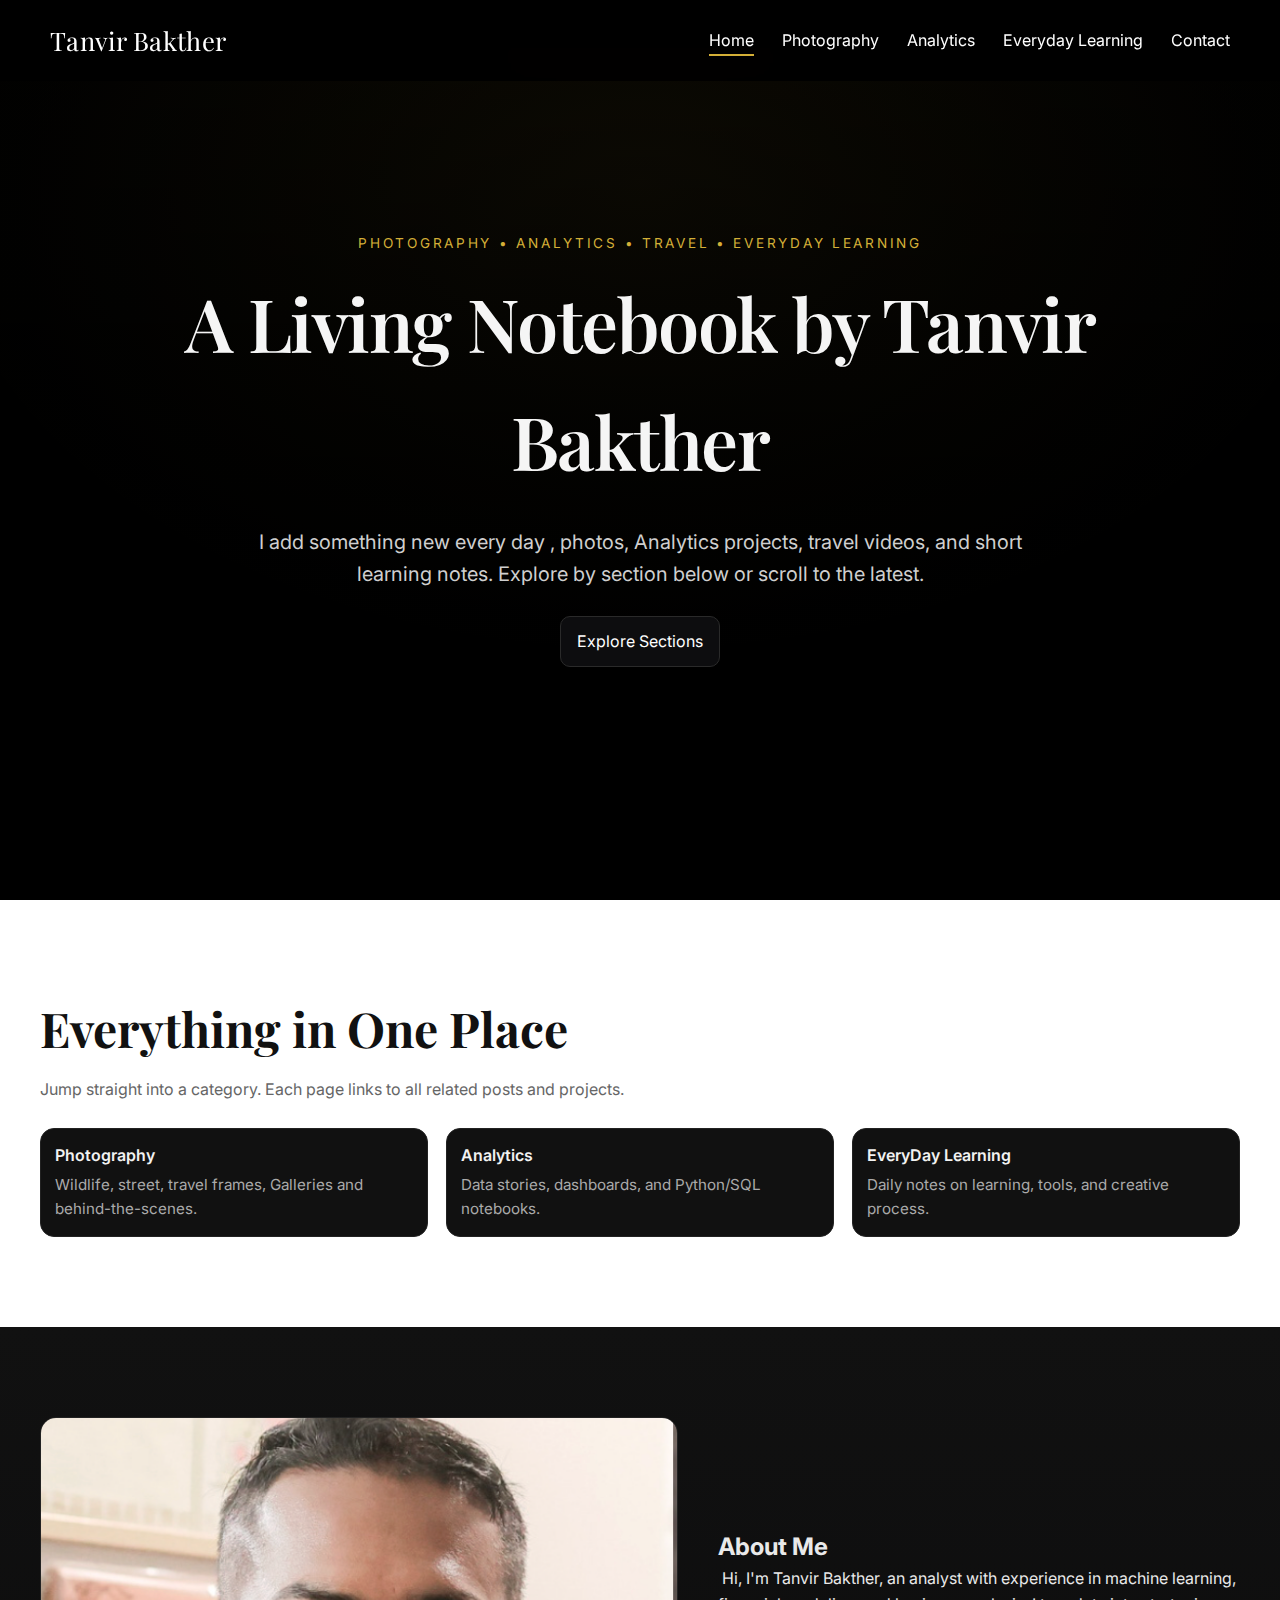
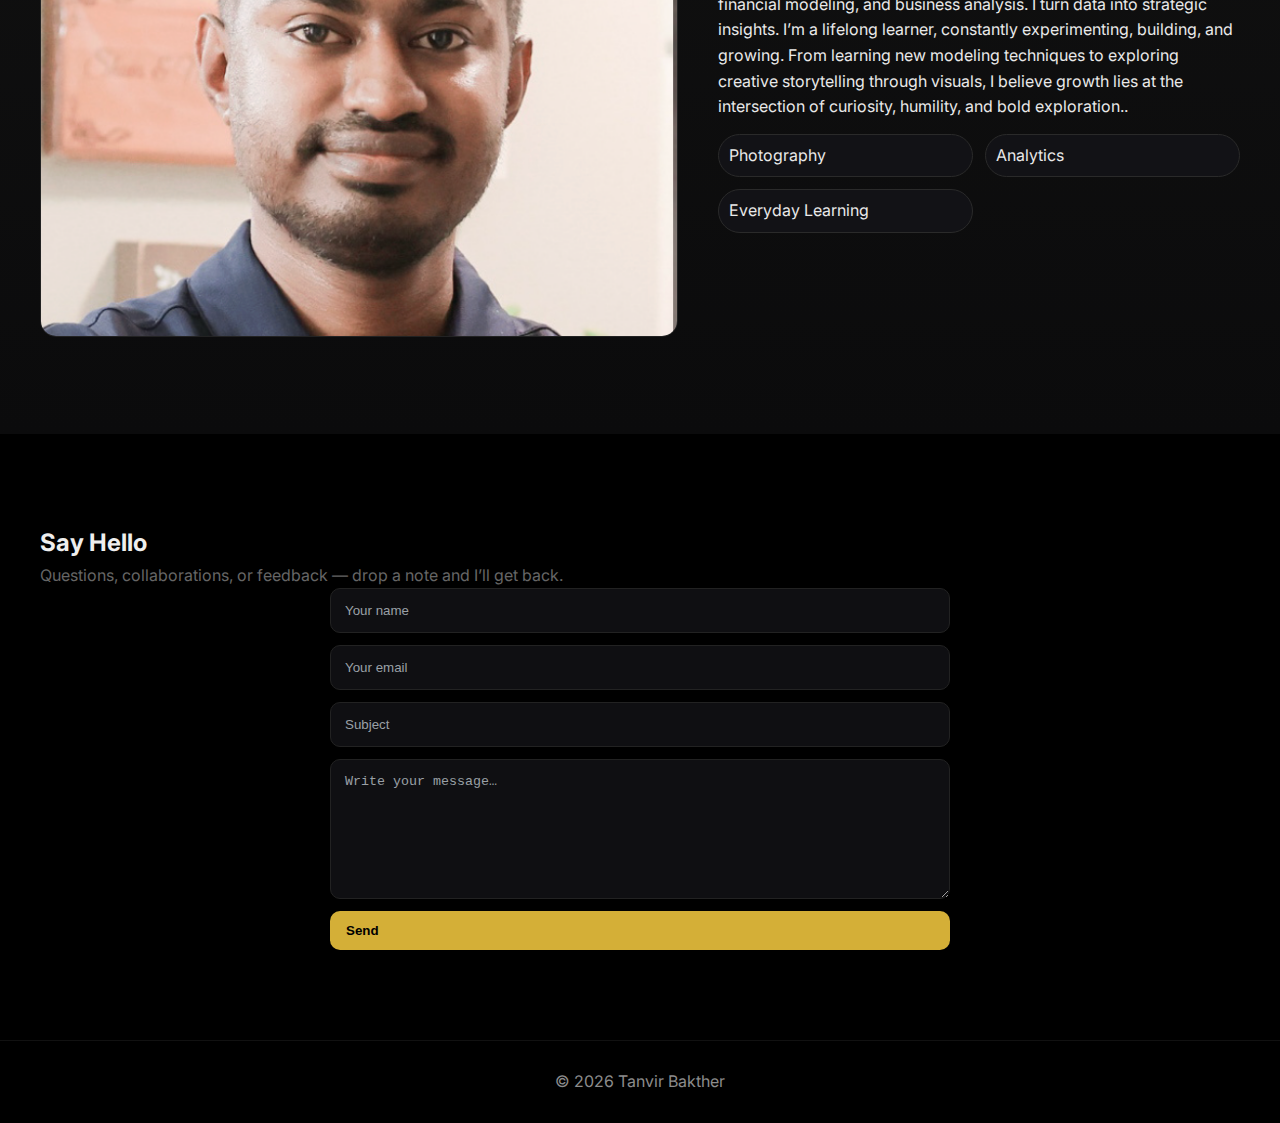
<file: index.html>
<!doctype html>
<html lang="en">
<head>
  <meta charset="utf-8" />
  <meta name="viewport" content="width=device-width, initial-scale=1" />
  <title>Tanvir Bakther | Home</title>
  <meta name="description" content="Photography • Analytics • EveryDay Learning -the personal hub of Tanvir Bakther." />
  <link rel="preconnect" href="https://fonts.googleapis.com">
  <link rel="preconnect" href="https://fonts.gstatic.com" crossorigin>
  <link href="https://fonts.googleapis.com/css2?family=Playfair+Display:wght@400;500;600;700&family=Inter:wght@300;400;500;600&display=swap" rel="stylesheet">
  <style>
    /* ====== Theme (kept from original and tuned for a site-wide home) ====== */
    *{margin:0;padding:0;box-sizing:border-box}
    :root{--primary:#1a1a1a;--secondary:#f5f5f5;--accent:#d4af37;--white:#fff}
    body{font-family:'Inter',system-ui,-apple-system,Segoe UI,Roboto,Helvetica,Arial,sans-serif;line-height:1.6;color:var(--secondary);background:#000;overflow-x:hidden}

    /* Navbar */
    .navbar{position:fixed;inset:0 0 auto 0;z-index:1000;padding:20px 50px;background:rgba(0,0,0,.9);backdrop-filter:blur(14px);transition:.3s}
    .navbar.scrolled{background:rgba(0,0,0,.96);padding:14px 50px}
    .nav-container{max-width:1400px;margin:auto;display:flex;align-items:center;justify-content:space-between}
    .logo{font-family:'Playfair Display',serif;font-size:1.6rem;color:#fff;text-decoration:none;letter-spacing:.3px}
    .logo:hover{color:var(--accent)}
    .nav-menu{display:flex;list-style:none;gap:28px}
    .nav-menu a{color:#fff;text-decoration:none;position:relative}
    .nav-menu a::after{content:'';position:absolute;left:0;bottom:-6px;height:2px;width:0;background:var(--accent);transition:.25s}
    .nav-menu a:hover::after,.nav-menu a.active::after{width:100%}

    /* Hero */
    .hero{min-height:100vh;display:grid;place-items:center;position:relative;background:radial-gradient(1200px 800px at 50% 20%, rgba(212,175,55,.08), transparent 60%), #000}
    .hero-bg{position:absolute;inset:0;background:url('https://images.unsplash.com/photo-1500530855697-b586d89ba3ee?q=80&w=2400&auto=format&fit=crop') center/cover;filter:brightness(.35) contrast(1.1);animation:slowZoom 24s ease-in-out infinite alternate}
    .hero-overlay{position:absolute;inset:0;background:linear-gradient(180deg, rgba(0,0,0,.2) 0%, rgba(0,0,0,.7) 60%, rgba(0,0,0,.9) 100%)}
    @keyframes slowZoom{from{transform:scale(1)}to{transform:scale(1.08)}}
    .hero-inner{position:relative;z-index:2;max-width:1000px;margin-inline:auto;padding:0 18px;text-align:center}
    .kicker{color:var(--accent);letter-spacing:.2em;text-transform:uppercase;font-size:.85rem;margin-bottom:10px}
    .hero-title{font-family:'Playfair Display',serif;font-size:clamp(2.4rem,6vw,4.6rem);font-weight:600;letter-spacing:-.02em;margin:.1em 0 .35em}
    .hero-sub{color:#cfcfcf;font-size:clamp(1rem,2.5vw,1.25rem);max-width:820px;margin:0 auto 26px}
    .cta-row{display:flex;flex-wrap:wrap;gap:12px;justify-content:center}
    .btn{display:inline-flex;align-items:center;gap:8px;padding:12px 16px;border-radius:10px;border:1px solid #2a2a2a;background:#0d0d0f;color:#fff;text-decoration:none}
    .btn:hover{border-color:var(--accent);transform:translateY(-2px)}

    /* Sections grid */
    .section{padding:90px 20px;background:#fff;color:#111}
    .wrap{max-width:1200px;margin:auto}
    .section h2{font-family:'Playfair Display',serif;font-size:clamp(2rem,4vw,3rem);margin-bottom:10px}
    .muted{color:#666}
    .cards{display:grid;grid-template-columns:repeat(auto-fit,minmax(240px,1fr));gap:18px;margin-top:26px}
    .card{background:#111;border:1px solid #222;border-radius:14px;overflow:hidden;color:#f2f2f2}
    .card .thumb{aspect-ratio:16/9;background:#0a0a0a}
    .card img{width:100%;height:100%;object-fit:cover;display:block}
    .card .body{padding:14px}
    .card .title{font-weight:600;margin-bottom:4px}
    .card .desc{color:#aaa;font-size:.95rem}

    /* Latest (repurposed gallery) */
    .latest{padding:90px 20px;background:#f7f7f9;color:#111}
    .filters{display:flex;flex-wrap:wrap;gap:10px;margin:14px 0 26px}
    .chip{padding:8px 12px;border-radius:999px;border:1px solid #cfcfe3;background:#fff;cursor:pointer}
    .chip.active{border-color:#111;background:#111;color:#fff}
    .grid{display:grid;grid-template-columns:repeat(auto-fit,minmax(320px,1fr));gap:20px}
    .tile{position:relative;background:#fff;border:1px solid #e6e6ef;border-radius:12px;overflow:hidden}
    .tile img{width:100%;height:220px;object-fit:cover}
    .tile .pad{padding:12px}
    .tile h3{margin:0 0 6px 0}

    /* About */
    .about{padding:90px 20px;background:linear-gradient(180deg,#111 0%,#0b0b0c 100%);color:#e9e9e9}
    .about-grid{display:grid;grid-template-columns:1.1fr .9fr;gap:40px;align-items:center}
    .about img{width:100%;height:520px;object-fit:cover;border-radius:16px;border:1px solid #222}
    .list{display:grid;grid-template-columns:repeat(2,minmax(0,1fr));gap:12px;margin-top:14px}
    .pill{border:1px solid #2a2a2a;background:#121216;padding:8px 10px;border-radius:999px;display:inline-block}

    /* Contact */
    .contact{padding:90px 20px;background:#000;color:#eee}
    form{max-width:620px;margin:auto;display:grid;gap:12px}
    input,textarea{background:#0f0f12;border:1px solid #222;border-radius:10px;color:#fff;padding:14px}
    input::placeholder,textarea::placeholder{color:#9aa0a6}
    textarea{min-height:140px}
    .submit{background:var(--accent);border:none;color:#000;font-weight:700}

    footer{padding:28px 20px;border-top:1px solid #111;background:#000;color:#8c8c8c;text-align:center}

    @media (max-width:900px){.about-grid{grid-template-columns:1fr}.navbar{padding:16px 18px}.nav-menu{display:none}}
  </style>
</head>
<body>
  <!-- ======= NAVBAR ======= -->
  <nav class="navbar" id="navbar">
    <div class="nav-container">
      <a class="logo" href="#home">Tanvir Bakther</a>
      <ul class="nav-menu">
        <li><a class="nav-link active" href="#home">Home</a></li>
        <li><a class="nav-link" href="photography.html">Photography</a></li>
        <li><a class="nav-link" href="analytics.html">Analytics</a></li>
        <li><a class="nav-link" href="Everyday Learning">Everyday Learning </a></li>
        <li><a class="nav-link" href="#contact">Contact</a></li>
      </ul>
    </div>
  </nav>

  <!-- ======= HERO ======= -->
  <header class="hero" id="home" role="banner" aria-label="Hero">
    <div class="hero-bg" aria-hidden="true"></div>
    <div class="hero-overlay" aria-hidden="true"></div>
    <div class="hero-inner">
      <div class="kicker">Photography • Analytics • Travel • Everyday Learning</div>
      <h1 class="hero-title">A Living Notebook by Tanvir Bakther</h1>
      <p class="hero-sub">I add something new every day , photos, Analytics  projects, travel videos, and short learning notes. Explore by section below or scroll to the latest.</p>
      <div class="cta-row">
        <a class="btn" href="#sections">Explore Sections</a>
       
      </div>
    </div>
  </header>

  <!-- ======= SECTIONS GRID ======= -->
  <section class="section" id="sections">
    <div class="wrap">
      <h2>Everything in One Place</h2>
      <p class="muted">Jump straight into a category. Each page links to all related posts and projects.</p>
      <div class="cards" role="list">
        <article class="card" role="listitem">
          <a class="thumb" href="photography.html" aria-label="Photography"></a>
          <div class="body">
            <div class="title">Photography</div>
            <p class="desc">Wildlife, street, travel frames, Galleries and  behind-the-scenes.</p>
          </div>
        </article>
        <article class="card" role="listitem">
          <a class="thumb" href="analytics.html" aria-label="Analytics"></a>
          <div class="body">
            <div class="title">Analytics</div>
            <p class="desc">Data stories, dashboards, and Python/SQL notebooks.</p>
          </div>
        </article>
       
        <article class="card" role="listitem">
          <a class="thumb" href="blog.html" aria-label="Everyday Learning"></a>
          <div class="body">
            <div class="title">EveryDay Learning</div>
            <p class="desc">Daily notes on learning, tools, and creative process.</p>
          </div>
        </article>
        
        
      </div>
    </div>
  </section>

  <!-- ======= LATEST (repurposed gallery to act as latest posts) ======= 
  <section class="latest" id="latest">
    <div class="wrap">
      <h2>Latest Updates</h2>
      <p class="muted">A few fresh entries across the site. Use the chips to filter by category.</p>

      <div class="filters" id="chips"></div>
      <div class="grid" id="grid"></div>
    </div>
  </section>
   ======= ABOUT ======= -->

  <!-- ======= ABOUT ======= -->
  <section class="about" id="about">
    <div class="wrap about-grid">
      <div>
        <img src="tb.png" alt="Portrait placeholder"/>
      </div>
      <div>
        <h2>About Me</h2>
        <p>&nbsp;Hi, I'm Tanvir Bakther, an  analyst with   experience in machine learning, financial   modeling, and business analysis. I turn data  into strategic insights.&nbsp;I’m a lifelong learner, constantly experimenting, building, and growing. From learning new modeling techniques to exploring creative storytelling through visuals, I believe growth lies at the intersection of curiosity, humility, and bold exploration..</p>
        <div class="list">
          <span class="pill">Photography</span>
          <span class="pill">Analytics</span>
          <span class="pill">Everyday Learning</span>

        </div>
      </div>
    </div>
  </section>
  <div></div>

  <!-- ======= CONTACT ======= -->
  <section class="contact" id="contact">
    <div class="wrap">
      <h2>Say Hello</h2>
      <p class="muted">Questions, collaborations, or feedback — drop a note and I’ll get back.</p>
      <form id="contactForm">
        <input aria-label="Your name" required placeholder="Your name" type="text"/>
        <input aria-label="Your email" required placeholder="Your email" type="email"/>
        <input aria-label="Subject" required placeholder="Subject" type="text"/>
        <textarea aria-label="Message" required placeholder="Write your message…"></textarea>
        <button class="btn submit" type="submit">Send</button>
      </form>
    </div>
  </section>

  <footer>
    © <span id="y"></span> Tanvir Bakther 
  </footer>

  <script>
    // Sticky nav styling on scroll
    const navbar = document.getElementById('navbar');
    addEventListener('scroll', () => {
      if (scrollY > 80) navbar.classList.add('scrolled'); else navbar.classList.remove('scrolled');
    });

    // Simple router highlighting
    document.querySelectorAll('.nav-link').forEach(a=>{
      a.addEventListener('click', e=>{
        document.querySelectorAll('.nav-link').forEach(x=>x.classList.remove('active'));
        a.classList.add('active');
      })
    })

    // Year
    document.getElementById('y').textContent = new Date().getFullYear();

   
    const tags = [
      { id:'all', label:'All' },
      { id:'photography', label:'Photography' },
      { id:'analytics', label:'Analytics' },
      { id:'blog', label:'Everyday Learning' },
      
    ];

    const chips = document.getElementById('chips');
    const grid = document.getElementById('grid');
    let active = 'all';

    function renderChips(){
      chips.innerHTML = '';
      tags.forEach(t=>{
        const b = document.createElement('button');
        b.className = 'chip'+(t.id===active?' active':'');
        b.textContent = t.label;
        b.onclick = ()=>{ active = t.id; render(); };
        chips.appendChild(b);
      })
    }

    function card(it){
      const el = document.createElement('article');
      el.className = 'title';
      el.innerHTML = `<a href="${it.href}" aria-label="${it.title}"><img loading="lazy" src="${it.img}" alt="${it.title}"></a><div class="pad"><h3>${it.title}</h3><div class="muted">${it.cat}</div></div>`;
      return el;
    }

    function render(){
      renderChips();
      grid.innerHTML = '';
      items.filter(x=> active==='all' || x.cat===active).forEach(x=> grid.appendChild(card(x)));
    }

    render();

    // Contact form (demo only)
    document.getElementById('contactForm').addEventListener('submit', e=>{
      e.preventDefault();
      const btn = e.target.querySelector('button');
      const text = btn.textContent; btn.textContent = 'Sending…'; btn.disabled = true;
      setTimeout(()=>{ btn.textContent = 'Message sent!'; setTimeout(()=>{ btn.textContent = text; btn.disabled = false; e.target.reset(); }, 1800); }, 1200);
    })
  </script>
</body>
</html>
</file>
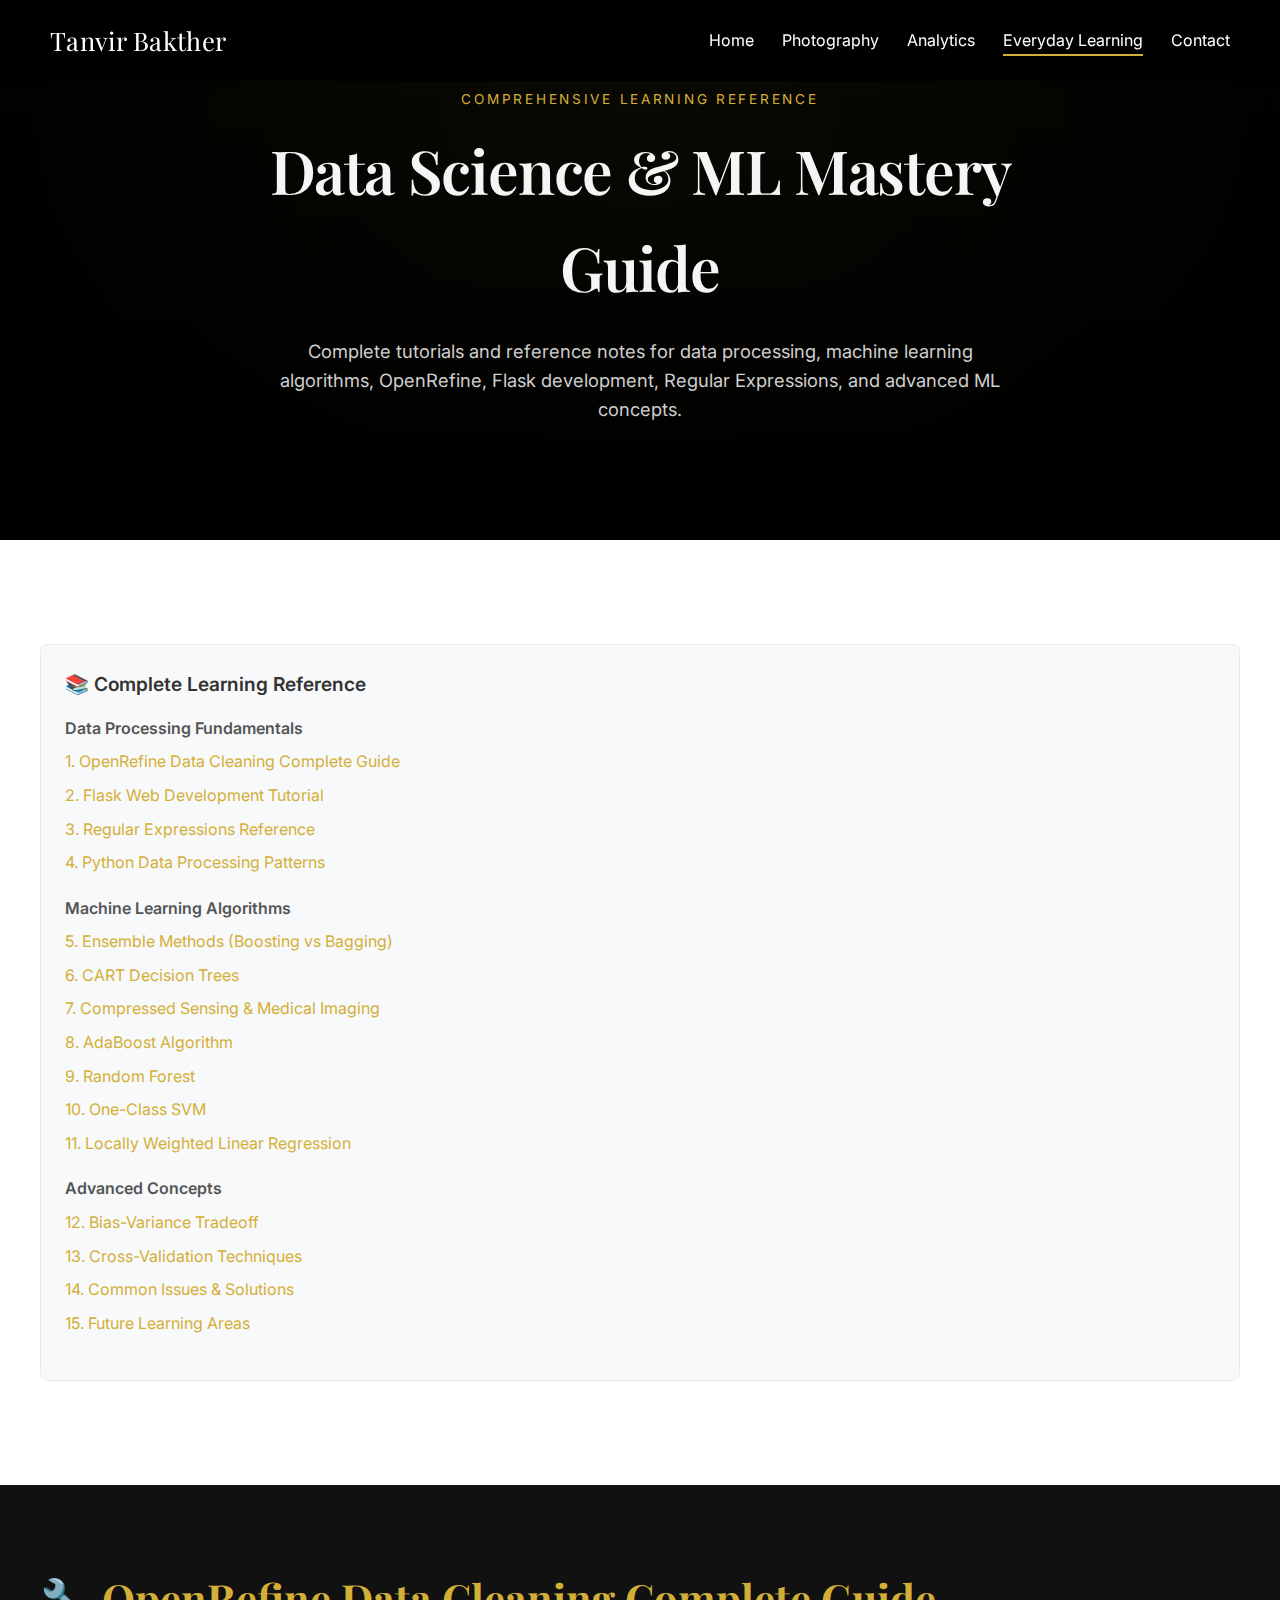
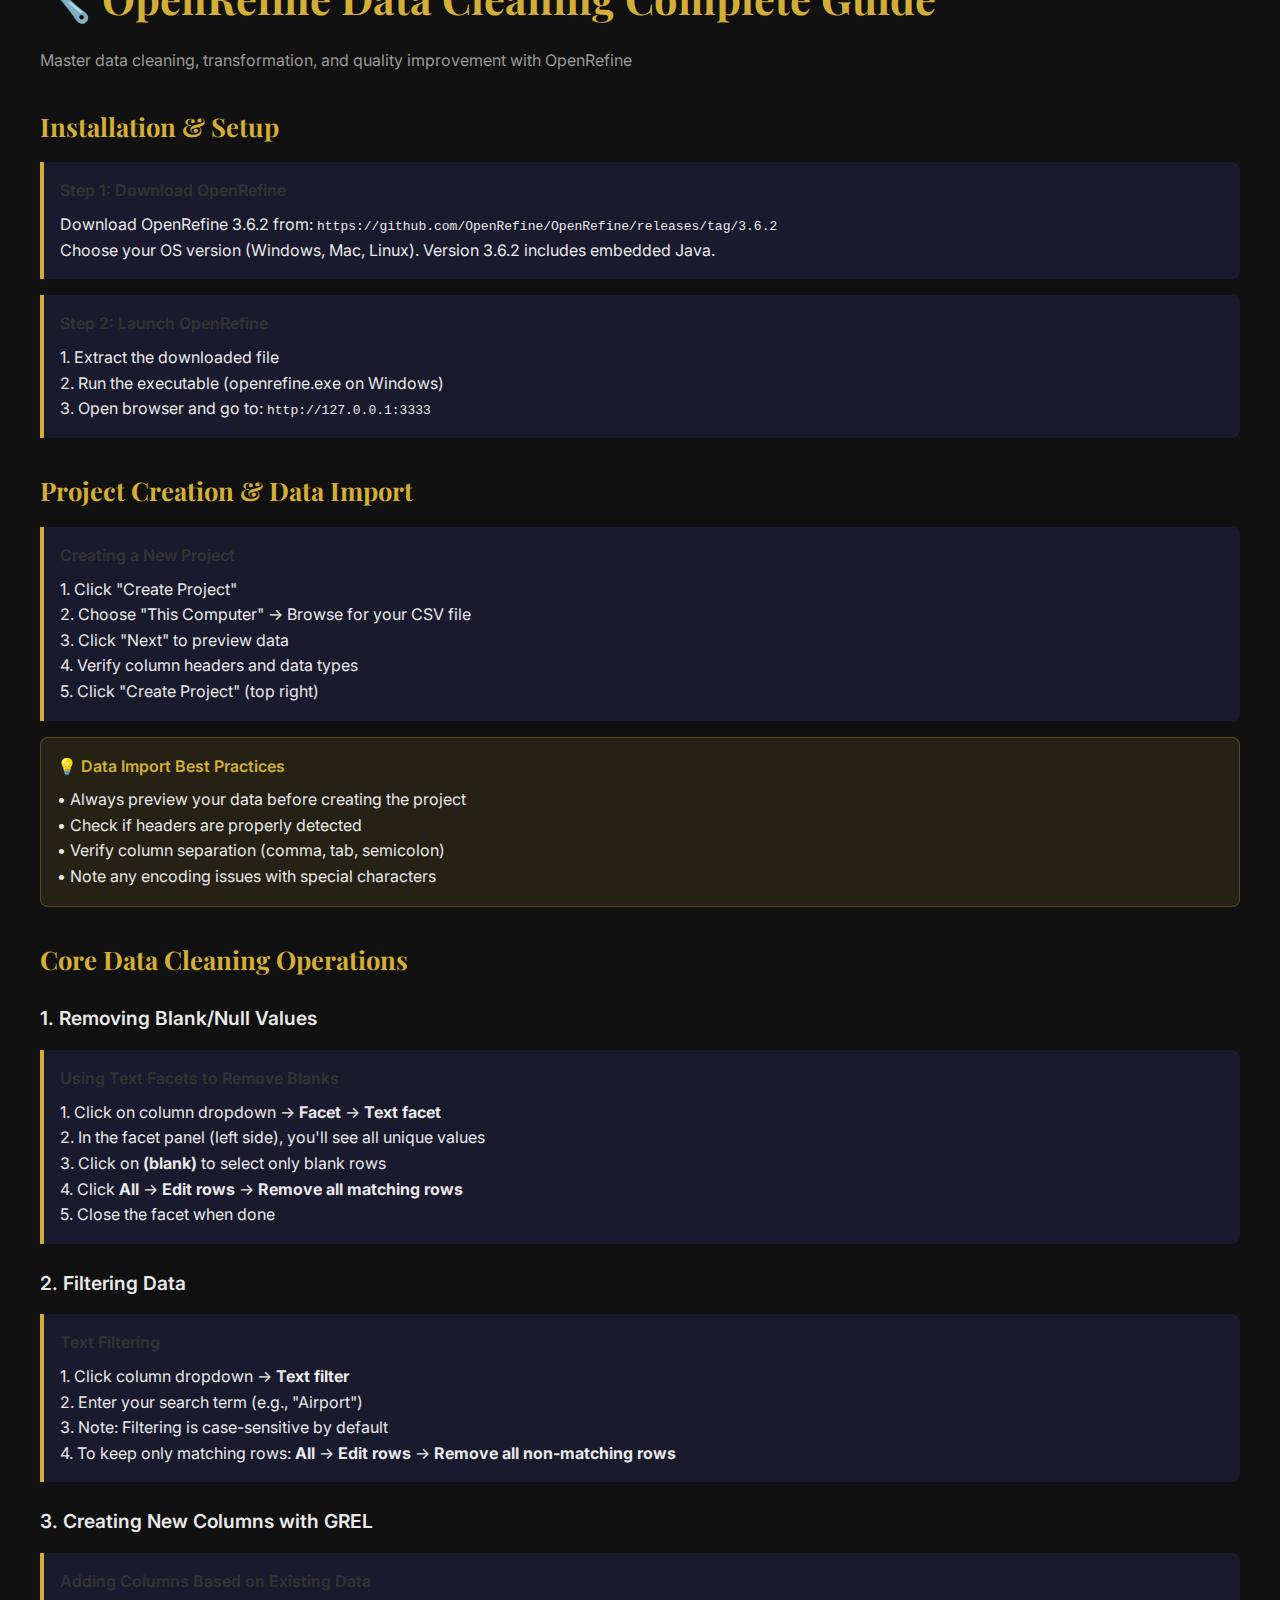
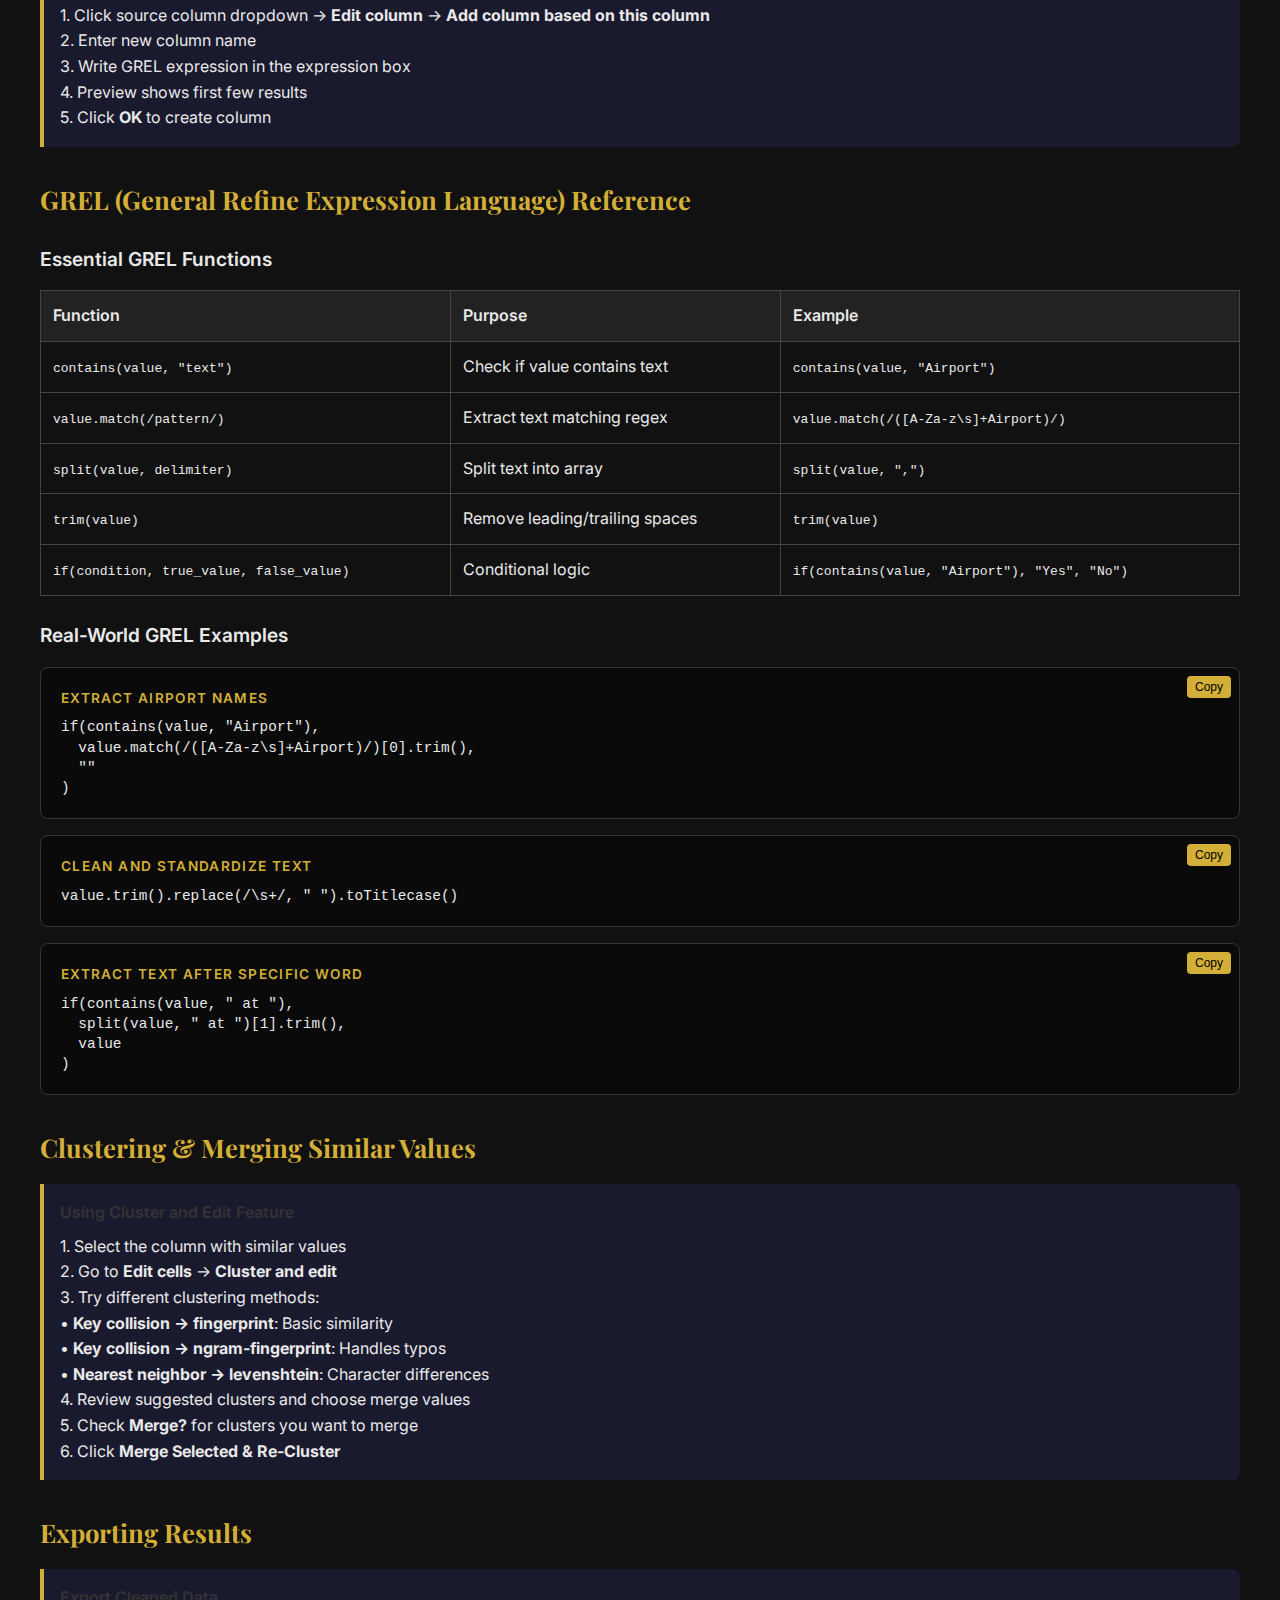
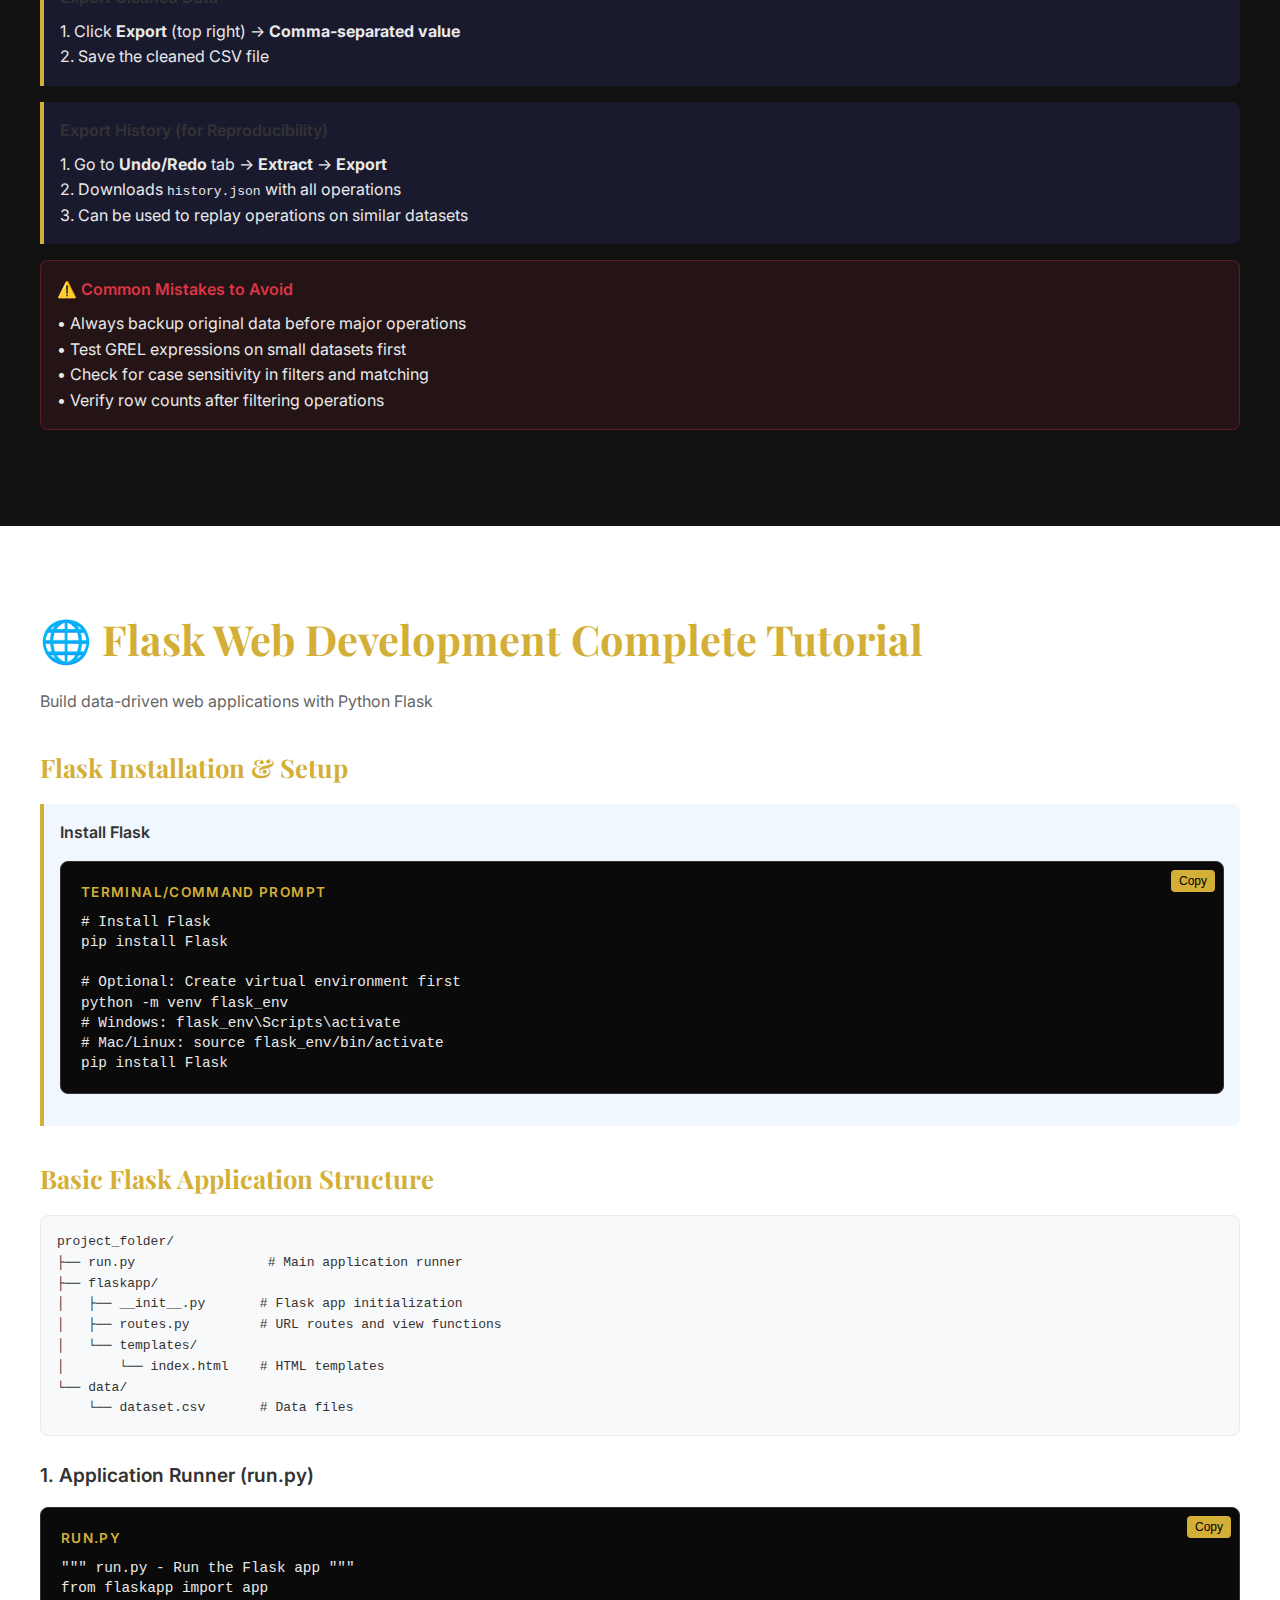
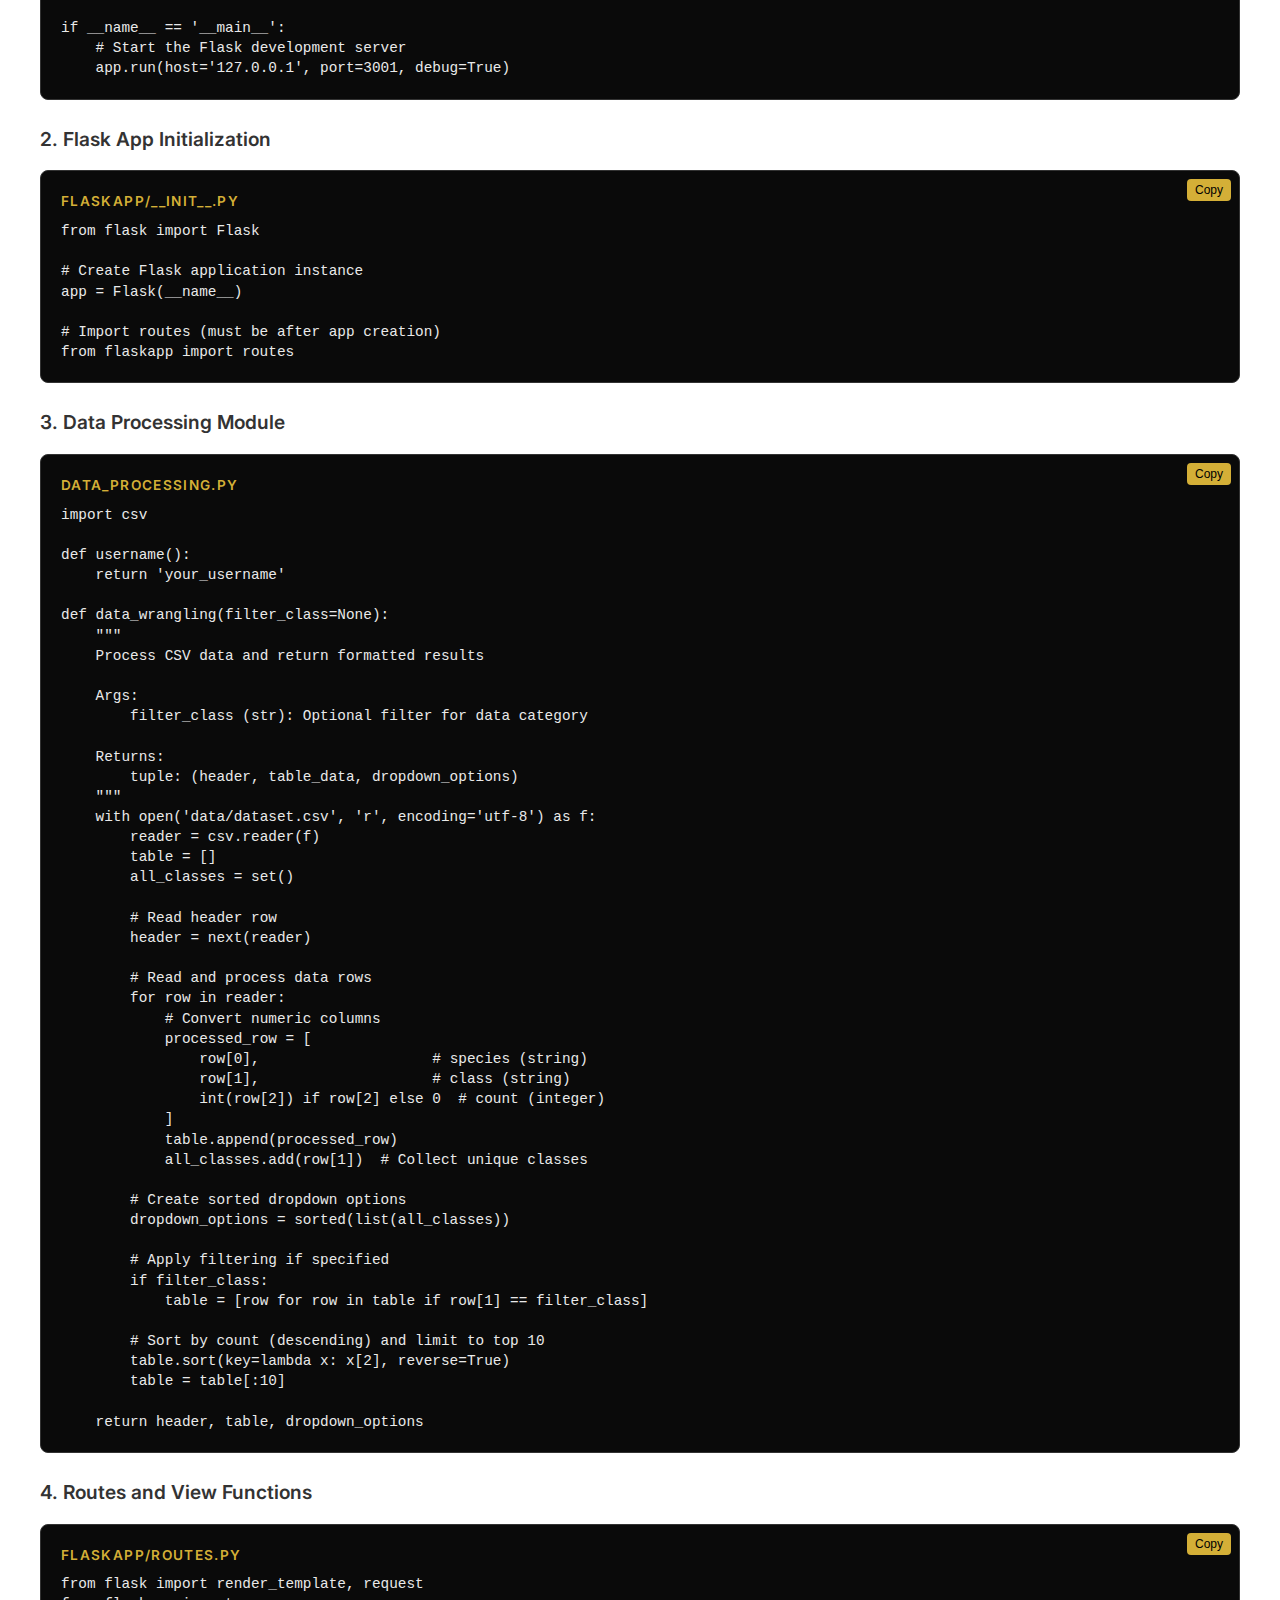
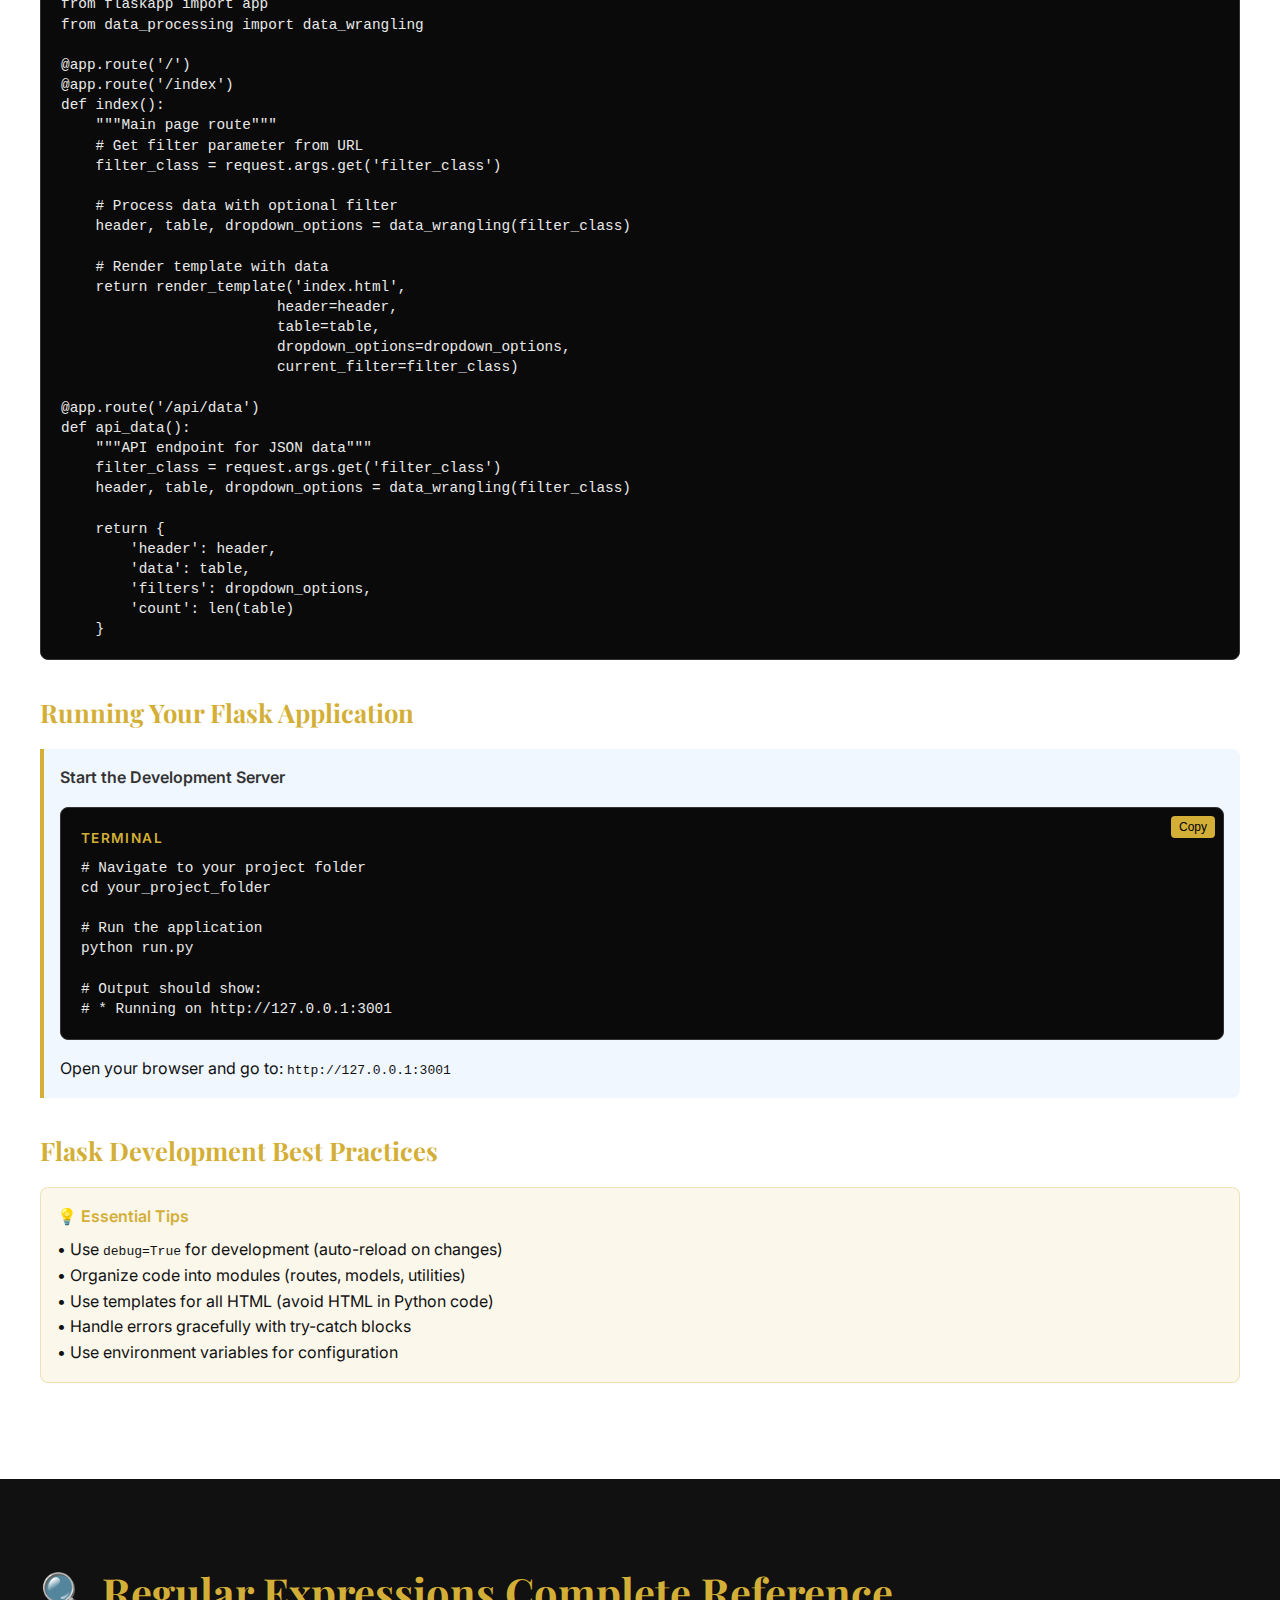
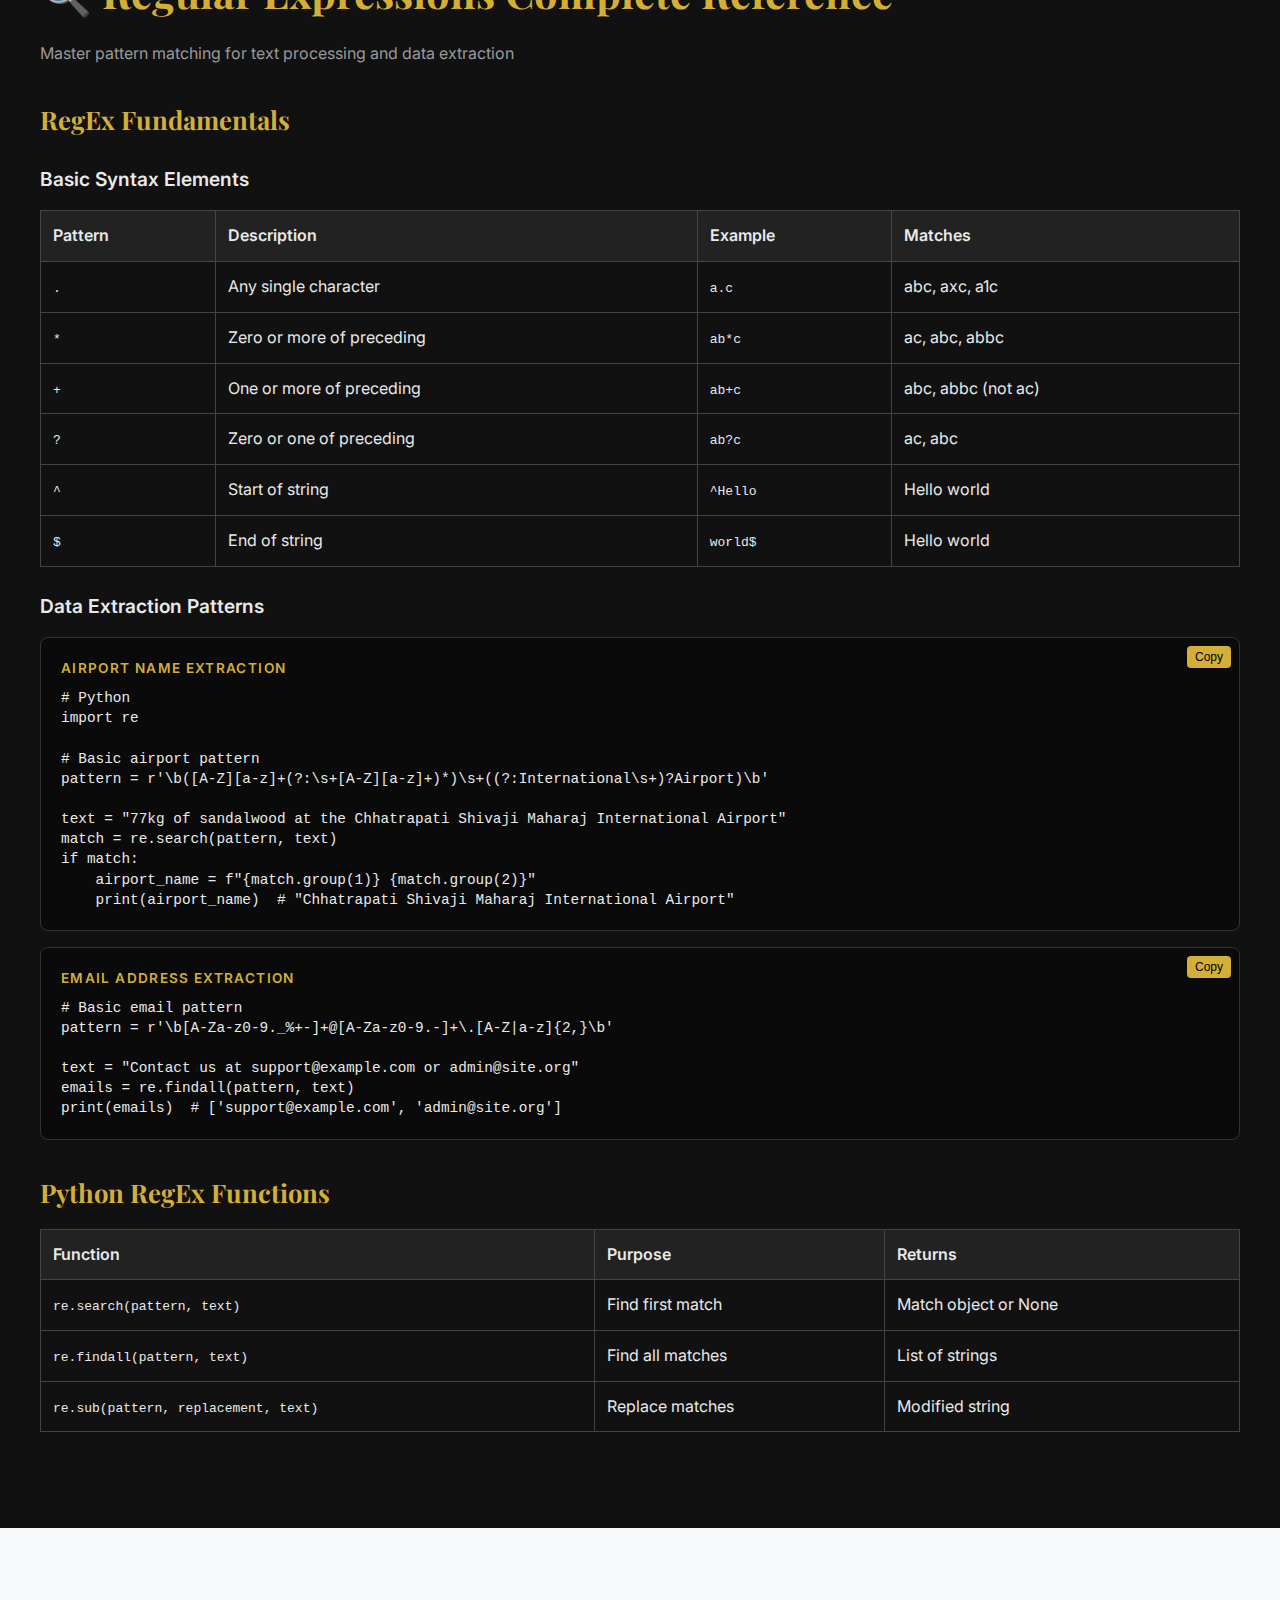
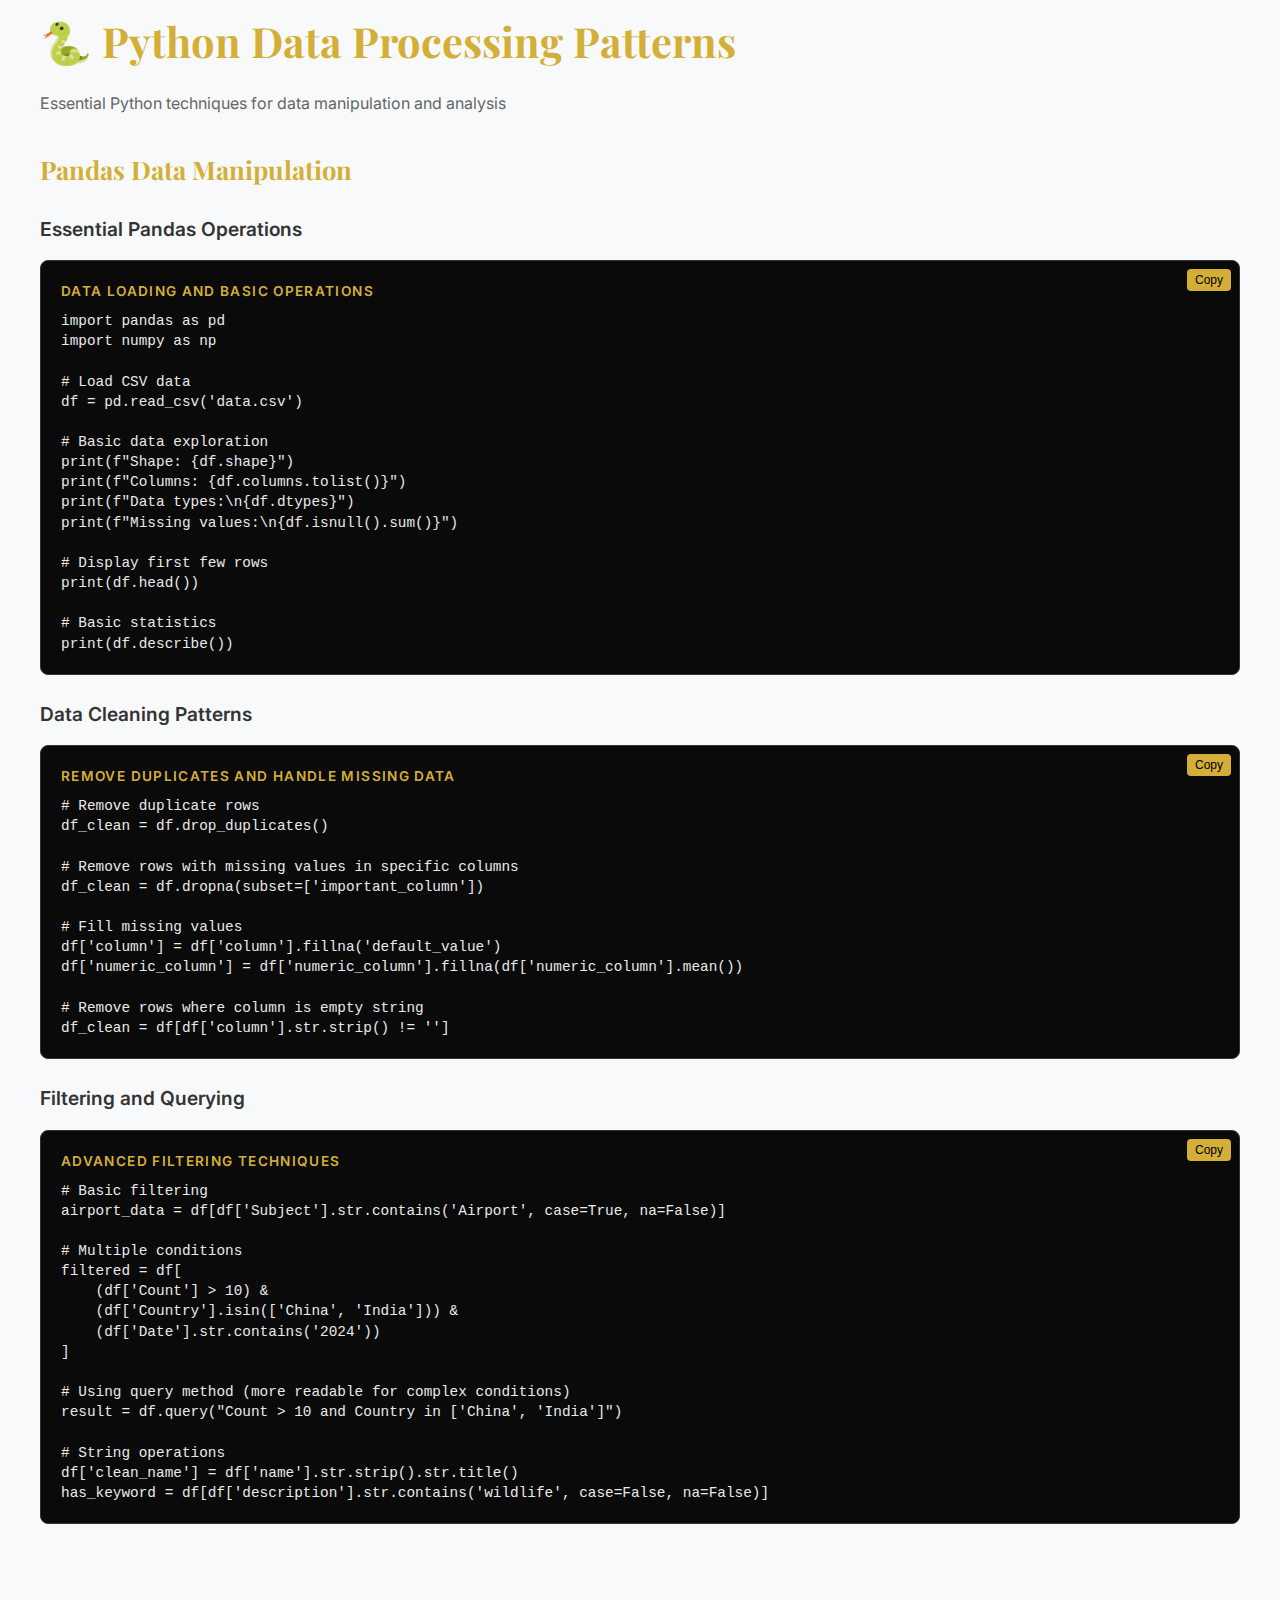
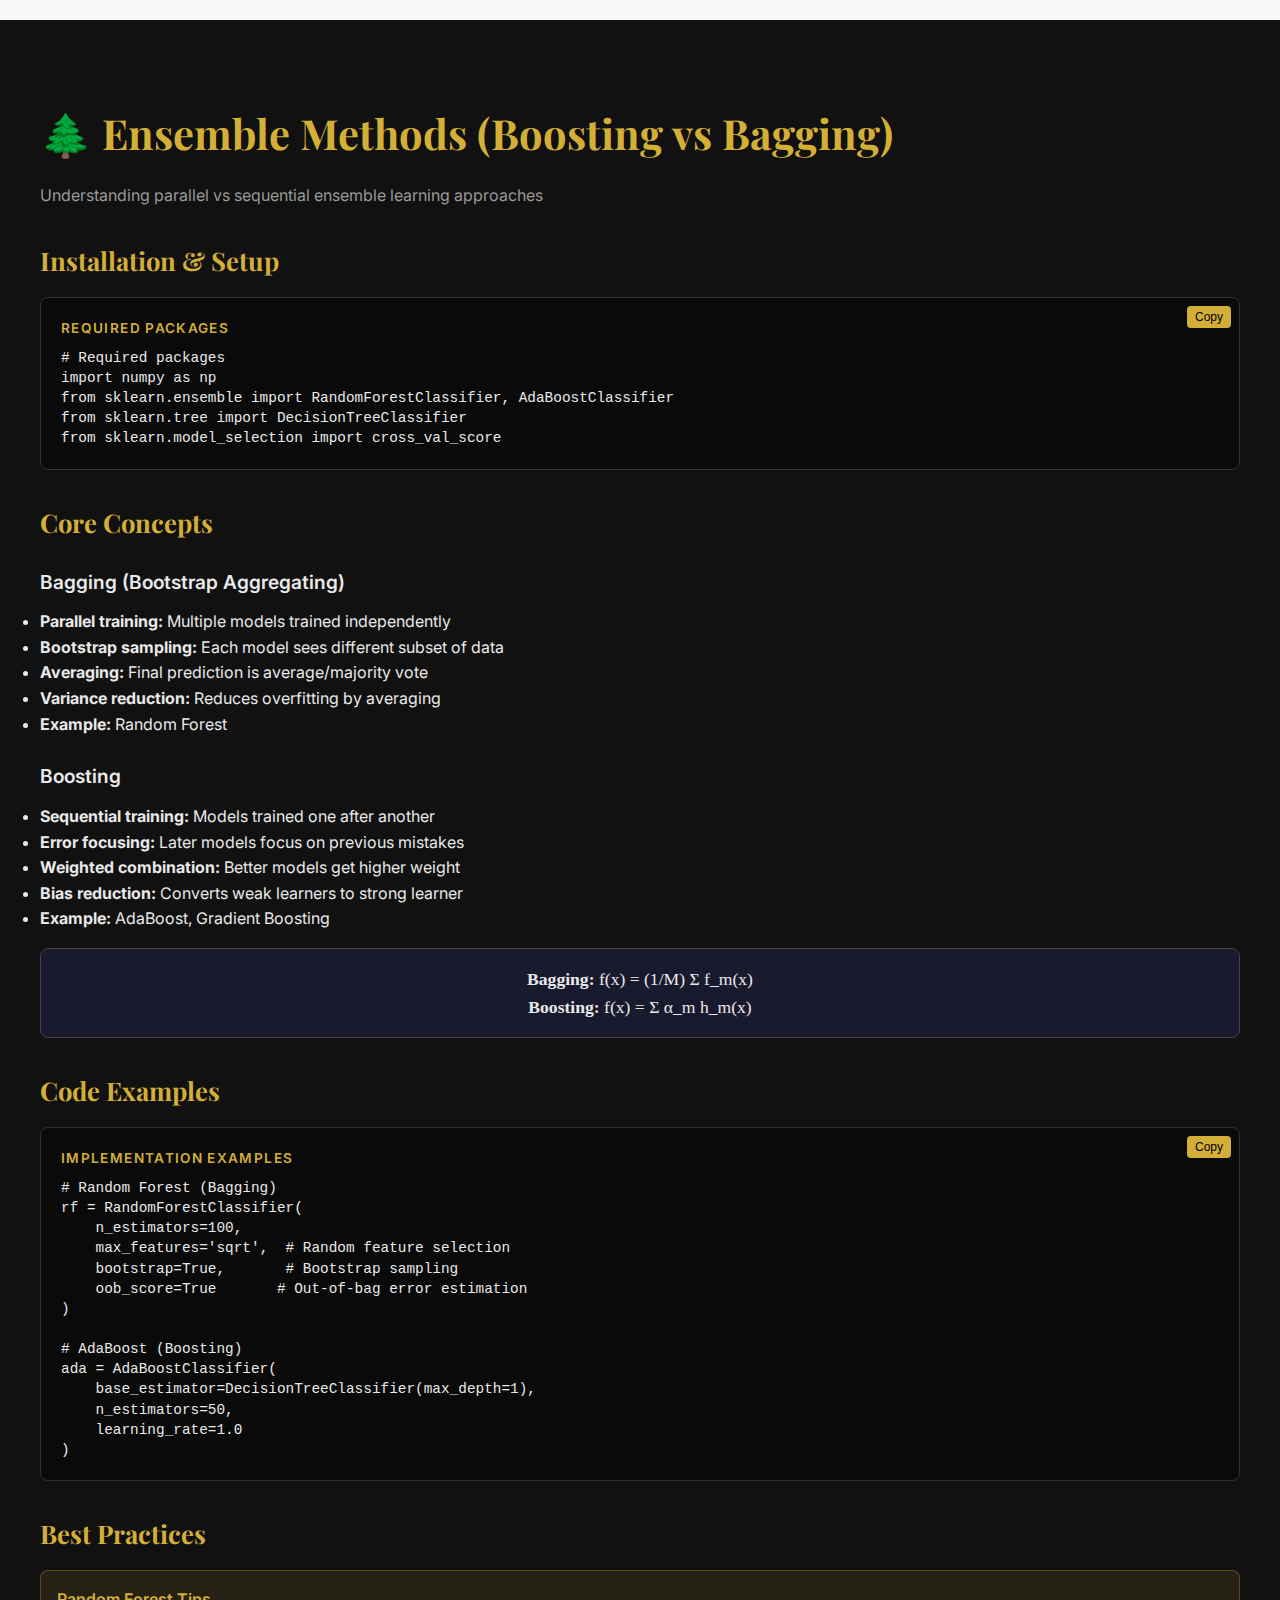
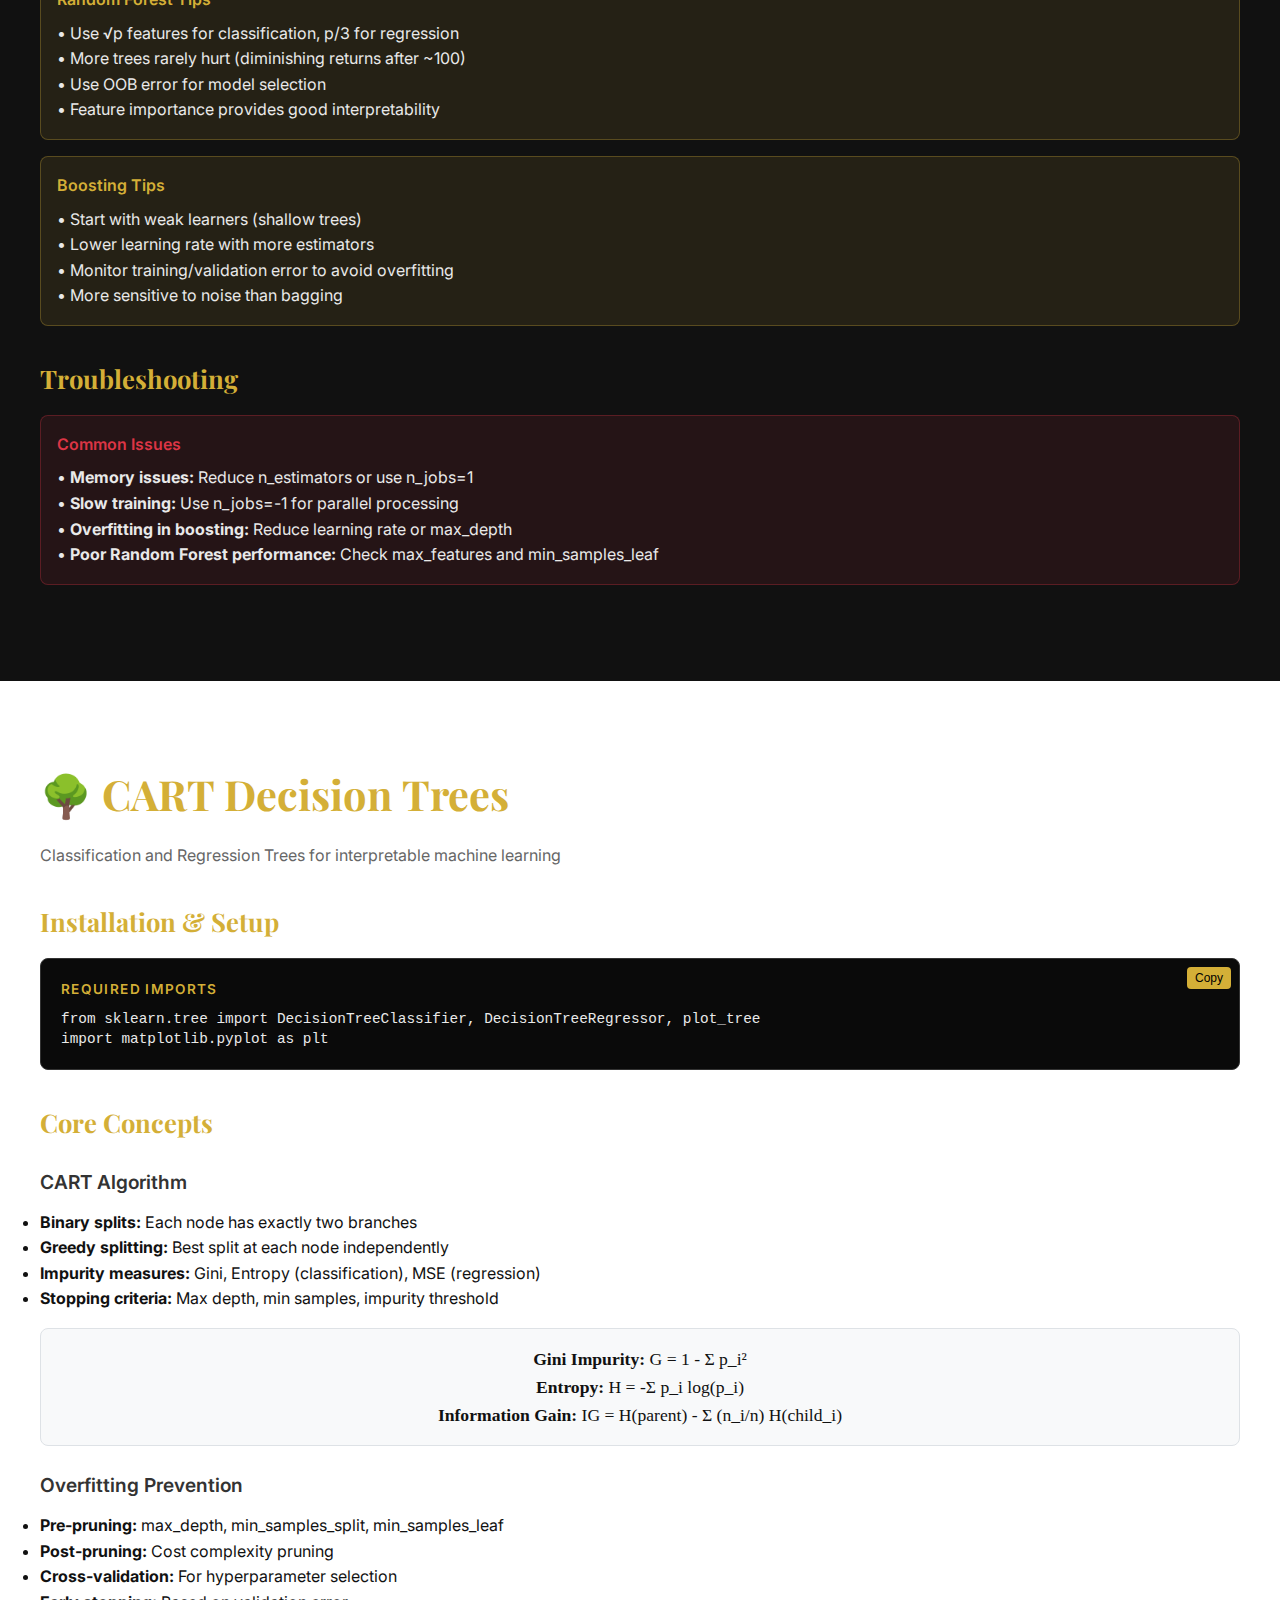
<file: blog.html>
<!doctype html>
<html lang="en">
<head>
  <meta charset="utf-8" />
  <meta name="viewport" content="width=device-width, initial-scale=1" />
  <title>Comprehensive Learning Guide | Tanvir Bakther</title>
  <meta name="description" content="Complete learning reference covering data processing, machine learning, OpenRefine, Python, Flask, Regular Expressions, and advanced ML algorithms." />
  <link rel="preconnect" href="https://fonts.googleapis.com">
  <link rel="preconnect" href="https://fonts.gstatic.com" crossorigin>
  <link href="https://fonts.googleapis.com/css2?family=Playfair+Display:wght@400;500;600;700&family=Inter:wght@300;400;500;600&display=swap" rel="stylesheet">
  <link rel="stylesheet" href="assets/styles.css">
  <link rel="icon" type="image/svg+xml" href="assets/favicon.svg">
  <link rel="apple-touch-icon" href="assets/favicon.svg">
  <style>
    /* Hero */
    .hero{min-height:60vh;display:grid;place-items:center;position:relative;background:radial-gradient(1200px 800px at 50% 20%, rgba(212,175,55,.08), transparent 60%), #000}
    .hero-bg{position:absolute;inset:0;background:url('https://images.unsplash.com/photo-1517694712202-14dd9538aa97?q=80&w=2400&auto=format&fit=crop') center/cover;filter:brightness(.3) contrast(1.1)}
    .hero-overlay{position:absolute;inset:0;background:linear-gradient(180deg, rgba(0,0,0,.3) 0%, rgba(0,0,0,.8) 100%)}
    .hero-inner{position:relative;z-index:2;max-width:900px;margin-inline:auto;padding:0 18px;text-align:center}
    .kicker{color:var(--accent);letter-spacing:.2em;text-transform:uppercase;font-size:.85rem;margin-bottom:10px}
    .hero-title{font-family:'Playfair Display',serif;font-size:clamp(2.2rem,5vw,3.8rem);font-weight:600;letter-spacing:-.02em;margin:.1em 0 .35em}
    .hero-sub{color:#cfcfcf;font-size:clamp(1rem,2.5vw,1.15rem);max-width:720px;margin:0 auto 26px}

    /* Sections */
    .section.dark{background:#111;color:#e9e9e9}
    .section.accent{background:#f8f9fa;color:#111}
    .section h2{font-family:'Playfair Display',serif;font-size:clamp(1.8rem,4vw,2.6rem);margin-bottom:16px;color:#d4af37}
    .section h3{font-family:'Playfair Display',serif;font-size:1.6rem;margin:32px 0 16px;color:#d4af37}
    .section h4{font-size:1.2rem;margin:24px 0 12px;color:#333;font-weight:600}
    .dark h4{color:#e9e9e9}
    .section h5{font-size:1rem;margin:16px 0 8px;color:#555;font-weight:600}
    .dark h5{color:#ccc}
    .dark .muted{color:#999}

    /* Table of Contents */
    .toc{background:#f8f9fa;border:1px solid #e9ecef;border-radius:8px;padding:24px;margin:24px 0}
    .toc h4{margin-top:0;color:#333}
    .toc ul{list-style:none;padding-left:0}
    .toc li{margin:8px 0}
    .toc a{color:#d4af37;text-decoration:none}
    .toc a:hover{text-decoration:underline}
    .toc-section{margin-bottom:20px}
    .toc-section h5{color:#555;margin-bottom:8px;font-weight:600}

    /* Code blocks */
    .code-section{background:#0a0a0a;border:1px solid #333;border-radius:8px;padding:20px;margin:16px 0;overflow-x:auto}
    .code-section pre{color:#e9e9e9;font-family:'Consolas','Monaco','Courier New',monospace;font-size:.9rem;white-space:pre-wrap;line-height:1.4}
    .code-label{color:var(--accent);font-size:.85rem;margin-bottom:8px;text-transform:uppercase;letter-spacing:.1em;font-weight:600}

    /* Step boxes */
    .step-box{background:#f0f7ff;border-left:4px solid #d4af37;padding:16px;margin:16px 0;border-radius:0 8px 8px 0}
    .step-box h5{color:#333;margin-top:0}
    .dark .step-box{background:#1a1a2e;color:#e9e9e9}

    /* Warning/tip boxes */
    .tip-box{background:rgba(212,175,55,.1);border:1px solid rgba(212,175,55,.3);border-radius:8px;padding:16px;margin:16px 0}
    .tip-box h5{color:var(--accent);margin-top:0}
    .warning-box{background:rgba(220,53,69,.1);border:1px solid rgba(220,53,69,.3);border-radius:8px;padding:16px;margin:16px 0}
    .warning-box h5{color:#dc3545;margin-top:0}

    /* Formula boxes */
    .formula{background:#f8f9fa;border:1px solid #dee2e6;border-radius:8px;padding:16px;margin:16px 0;text-align:center;font-family:'Times New Roman',serif;font-size:1.1em}
    .dark .formula{background:#1a1a2e;border-color:#444;color:#e9e9e9}

    /* File structure display */
    .file-tree{background:#f8f9fa;border:1px solid #e9ecef;padding:16px;border-radius:8px;font-family:monospace;margin:16px 0}
    .file-tree pre{color:#333;margin:0}

    /* Reference tables */
    .ref-table{width:100%;border-collapse:collapse;margin:16px 0;border:1px solid #ddd}
    .ref-table th,.ref-table td{border:1px solid #ddd;padding:12px;text-align:left}
    .ref-table th{background:#f8f9fa;font-weight:600}
    .dark .ref-table{border-color:#444}
    .dark .ref-table th,.dark .ref-table td{border-color:#444}
    .dark .ref-table th{background:#222;color:#e9e9e9}

    /* Future content areas */
    .future-section{border:2px dashed #444;border-radius:8px;padding:24px;margin:32px 0;text-align:center;background:#0a0a0a}
    .future-section h4{color:#666;margin-bottom:8px}
    .future-section p{color:#555;font-style:italic}

  </style>
</head>
<body>
  <!-- ======= NAVBAR ======= -->
  <nav class="navbar" id="navbar">
    <div class="nav-container">
      <a class="logo" href="index.html">Tanvir Bakther</a>
      <ul class="nav-menu">
        <li><a class="nav-link" href="index.html">Home</a></li>
        <li><a class="nav-link" href="photography.html">Photography</a></li>
        <li><a class="nav-link" href="analytics.html">Analytics</a></li>
        <li><a class="nav-link active" href="everyday-learning.html">Everyday Learning</a></li>
        <li><a class="nav-link" href="#contact">Contact</a></li>
      </ul>
    </div>
  </nav>

  <!-- ======= HERO ======= -->
  <header class="hero">
    <div class="hero-bg"></div>
    <div class="hero-overlay"></div>
    <div class="hero-inner">
      <div class="kicker">Comprehensive Learning Reference</div>
      <h1 class="hero-title">Data Science & ML Mastery Guide</h1>
      <p class="hero-sub">Complete tutorials and reference notes for data processing, machine learning algorithms, OpenRefine, Flask development, Regular Expressions, and advanced ML concepts.</p>
    </div>
  </header>

  <!-- ======= TABLE OF CONTENTS ======= -->
  <section class="section">
    <div class="wrap">
      <div class="toc">
        <h4>📚 Complete Learning Reference</h4>
        
        <div class="toc-section">
          <h5>Data Processing Fundamentals</h5>
          <ul>
            <li><a href="#openrefine">1. OpenRefine Data Cleaning Complete Guide</a></li>
            <li><a href="#flask">2. Flask Web Development Tutorial</a></li>
            <li><a href="#regex">3. Regular Expressions Reference</a></li>
            <li><a href="#python-data">4. Python Data Processing Patterns</a></li>
          </ul>
        </div>

        <div class="toc-section">
          <h5>Machine Learning Algorithms</h5>
          <ul>
            <li><a href="#ensemble-methods">5. Ensemble Methods (Boosting vs Bagging)</a></li>
            <li><a href="#cart-decision-trees">6. CART Decision Trees</a></li>
            <li><a href="#compressed-sensing">7. Compressed Sensing & Medical Imaging</a></li>
            <li><a href="#adaboost">8. AdaBoost Algorithm</a></li>
            <li><a href="#random-forest">9. Random Forest</a></li>
            <li><a href="#one-class-svm">10. One-Class SVM</a></li>
            <li><a href="#locally-weighted-regression">11. Locally Weighted Linear Regression</a></li>
          </ul>
        </div>

        <div class="toc-section">
          <h5>Advanced Concepts</h5>
          <ul>
            <li><a href="#bias-variance-tradeoff">12. Bias-Variance Tradeoff</a></li>
            <li><a href="#cross-validation">13. Cross-Validation Techniques</a></li>
            <li><a href="#troubleshooting">14. Common Issues & Solutions</a></li>
            <li><a href="#future">15. Future Learning Areas</a></li>
          </ul>
        </div>
      </div>
    </div>
  </section>

  <!-- ======= 1. OPENREFINE COMPLETE GUIDE ======= -->
  <section class="section dark" id="openrefine">
    <div class="wrap">
      <h2>🔧 OpenRefine Data Cleaning Complete Guide</h2>
      <p class="muted">Master data cleaning, transformation, and quality improvement with OpenRefine</p>

      <h3>Installation & Setup</h3>
      
      <div class="step-box">
        <h5>Step 1: Download OpenRefine</h5>
        <p>Download OpenRefine 3.6.2 from: <code>https://github.com/OpenRefine/OpenRefine/releases/tag/3.6.2</code></p>
        <p>Choose your OS version (Windows, Mac, Linux). Version 3.6.2 includes embedded Java.</p>
      </div>

      <div class="step-box">
        <h5>Step 2: Launch OpenRefine</h5>
        <p>1. Extract the downloaded file</p>
        <p>2. Run the executable (openrefine.exe on Windows)</p>
        <p>3. Open browser and go to: <code>http://127.0.0.1:3333</code></p>
      </div>

      <h3>Project Creation & Data Import</h3>

      <div class="step-box">
        <h5>Creating a New Project</h5>
        <p>1. Click "Create Project"</p>
        <p>2. Choose "This Computer" → Browse for your CSV file</p>
        <p>3. Click "Next" to preview data</p>
        <p>4. Verify column headers and data types</p>
        <p>5. Click "Create Project" (top right)</p>
      </div>

      <div class="tip-box">
        <h5>💡 Data Import Best Practices</h5>
        <p>• Always preview your data before creating the project</p>
        <p>• Check if headers are properly detected</p>
        <p>• Verify column separation (comma, tab, semicolon)</p>
        <p>• Note any encoding issues with special characters</p>
      </div>

      <h3>Core Data Cleaning Operations</h3>

      <h4>1. Removing Blank/Null Values</h4>
      
      <div class="step-box">
        <h5>Using Text Facets to Remove Blanks</h5>
        <p>1. Click on column dropdown → <strong>Facet</strong> → <strong>Text facet</strong></p>
        <p>2. In the facet panel (left side), you'll see all unique values</p>
        <p>3. Click on <strong>(blank)</strong> to select only blank rows</p>
        <p>4. Click <strong>All</strong> → <strong>Edit rows</strong> → <strong>Remove all matching rows</strong></p>
        <p>5. Close the facet when done</p>
      </div>

      <h4>2. Filtering Data</h4>

      <div class="step-box">
        <h5>Text Filtering</h5>
        <p>1. Click column dropdown → <strong>Text filter</strong></p>
        <p>2. Enter your search term (e.g., "Airport")</p>
        <p>3. Note: Filtering is case-sensitive by default</p>
        <p>4. To keep only matching rows: <strong>All</strong> → <strong>Edit rows</strong> → <strong>Remove all non-matching rows</strong></p>
      </div>

      <h4>3. Creating New Columns with GREL</h4>

      <div class="step-box">
        <h5>Adding Columns Based on Existing Data</h5>
        <p>1. Click source column dropdown → <strong>Edit column</strong> → <strong>Add column based on this column</strong></p>
        <p>2. Enter new column name</p>
        <p>3. Write GREL expression in the expression box</p>
        <p>4. Preview shows first few results</p>
        <p>5. Click <strong>OK</strong> to create column</p>
      </div>

      <h3>GREL (General Refine Expression Language) Reference</h3>

      <h4>Essential GREL Functions</h4>

      <table class="ref-table">
        <tr>
          <th>Function</th>
          <th>Purpose</th>
          <th>Example</th>
        </tr>
        <tr>
          <td><code>contains(value, "text")</code></td>
          <td>Check if value contains text</td>
          <td><code>contains(value, "Airport")</code></td>
        </tr>
        <tr>
          <td><code>value.match(/pattern/)</code></td>
          <td>Extract text matching regex</td>
          <td><code>value.match(/([A-Za-z\s]+Airport)/)</code></td>
        </tr>
        <tr>
          <td><code>split(value, delimiter)</code></td>
          <td>Split text into array</td>
          <td><code>split(value, ",")</code></td>
        </tr>
        <tr>
          <td><code>trim(value)</code></td>
          <td>Remove leading/trailing spaces</td>
          <td><code>trim(value)</code></td>
        </tr>
        <tr>
          <td><code>if(condition, true_value, false_value)</code></td>
          <td>Conditional logic</td>
          <td><code>if(contains(value, "Airport"), "Yes", "No")</code></td>
        </tr>
      </table>

      <h4>Real-World GREL Examples</h4>

      <div class="code-section">
        <div class="code-label">Extract Airport Names</div>
        <pre>if(contains(value, "Airport"),
  value.match(/([A-Za-z\s]+Airport)/)[0].trim(),
  ""
)</pre>
      </div>

      <div class="code-section">
        <div class="code-label">Clean and Standardize Text</div>
        <pre>value.trim().replace(/\s+/, " ").toTitlecase()</pre>
      </div>

      <div class="code-section">
        <div class="code-label">Extract Text After Specific Word</div>
        <pre>if(contains(value, " at "),
  split(value, " at ")[1].trim(),
  value
)</pre>
      </div>

      <h3>Clustering & Merging Similar Values</h3>

      <div class="step-box">
        <h5>Using Cluster and Edit Feature</h5>
        <p>1. Select the column with similar values</p>
        <p>2. Go to <strong>Edit cells</strong> → <strong>Cluster and edit</strong></p>
        <p>3. Try different clustering methods:</p>
        <p>   • <strong>Key collision → fingerprint</strong>: Basic similarity</p>
        <p>   • <strong>Key collision → ngram-fingerprint</strong>: Handles typos</p>
        <p>   • <strong>Nearest neighbor → levenshtein</strong>: Character differences</p>
        <p>4. Review suggested clusters and choose merge values</p>
        <p>5. Check <strong>Merge?</strong> for clusters you want to merge</p>
        <p>6. Click <strong>Merge Selected & Re-Cluster</strong></p>
      </div>

      <h3>Exporting Results</h3>

      <div class="step-box">
        <h5>Export Cleaned Data</h5>
        <p>1. Click <strong>Export</strong> (top right) → <strong>Comma-separated value</strong></p>
        <p>2. Save the cleaned CSV file</p>
      </div>

      <div class="step-box">
        <h5>Export History (for Reproducibility)</h5>
        <p>1. Go to <strong>Undo/Redo</strong> tab → <strong>Extract</strong> → <strong>Export</strong></p>
        <p>2. Downloads <code>history.json</code> with all operations</p>
        <p>3. Can be used to replay operations on similar datasets</p>
      </div>

      <div class="warning-box">
        <h5>⚠️ Common Mistakes to Avoid</h5>
        <p>• Always backup original data before major operations</p>
        <p>• Test GREL expressions on small datasets first</p>
        <p>• Check for case sensitivity in filters and matching</p>
        <p>• Verify row counts after filtering operations</p>
      </div>
    </div>
  </section>

  <!-- ======= 2. FLASK WEB DEVELOPMENT TUTORIAL ======= -->
  <section class="section" id="flask">
    <div class="wrap">
      <h2>🌐 Flask Web Development Complete Tutorial</h2>
      <p class="muted">Build data-driven web applications with Python Flask</p>

      <h3>Flask Installation & Setup</h3>

      <div class="step-box">
        <h5>Install Flask</h5>
        <div class="code-section">
          <div class="code-label">Terminal/Command Prompt</div>
          <pre># Install Flask
pip install Flask

# Optional: Create virtual environment first
python -m venv flask_env
# Windows: flask_env\Scripts\activate
# Mac/Linux: source flask_env/bin/activate
pip install Flask</pre>
        </div>
      </div>

      <h3>Basic Flask Application Structure</h3>

      <div class="file-tree">
        <pre>project_folder/
├── run.py                 # Main application runner
├── flaskapp/
│   ├── __init__.py       # Flask app initialization
│   ├── routes.py         # URL routes and view functions
│   └── templates/
│       └── index.html    # HTML templates
└── data/
    └── dataset.csv       # Data files</pre>
      </div>

      <h4>1. Application Runner (run.py)</h4>

      <div class="code-section">
        <div class="code-label">run.py</div>
        <pre>""" run.py - Run the Flask app """
from flaskapp import app

if __name__ == '__main__':
    # Start the Flask development server
    app.run(host='127.0.0.1', port=3001, debug=True)</pre>
      </div>

      <h4>2. Flask App Initialization</h4>

      <div class="code-section">
        <div class="code-label">flaskapp/__init__.py</div>
        <pre>from flask import Flask

# Create Flask application instance
app = Flask(__name__)

# Import routes (must be after app creation)
from flaskapp import routes</pre>
      </div>

      <h4>3. Data Processing Module</h4>

      <div class="code-section">
        <div class="code-label">data_processing.py</div>
        <pre>import csv

def username():
    return 'your_username'

def data_wrangling(filter_class=None):
    """
    Process CSV data and return formatted results
    
    Args:
        filter_class (str): Optional filter for data category
    
    Returns:
        tuple: (header, table_data, dropdown_options)
    """
    with open('data/dataset.csv', 'r', encoding='utf-8') as f:
        reader = csv.reader(f)
        table = []
        all_classes = set()
        
        # Read header row
        header = next(reader)
        
        # Read and process data rows
        for row in reader:
            # Convert numeric columns
            processed_row = [
                row[0],                    # species (string)
                row[1],                    # class (string) 
                int(row[2]) if row[2] else 0  # count (integer)
            ]
            table.append(processed_row)
            all_classes.add(row[1])  # Collect unique classes
        
        # Create sorted dropdown options
        dropdown_options = sorted(list(all_classes))
        
        # Apply filtering if specified
        if filter_class:
            table = [row for row in table if row[1] == filter_class]
        
        # Sort by count (descending) and limit to top 10
        table.sort(key=lambda x: x[2], reverse=True)
        table = table[:10]
    
    return header, table, dropdown_options</pre>
      </div>

      <h4>4. Routes and View Functions</h4>

      <div class="code-section">
        <div class="code-label">flaskapp/routes.py</div>
        <pre>from flask import render_template, request
from flaskapp import app
from data_processing import data_wrangling

@app.route('/')
@app.route('/index')
def index():
    """Main page route"""
    # Get filter parameter from URL
    filter_class = request.args.get('filter_class')
    
    # Process data with optional filter
    header, table, dropdown_options = data_wrangling(filter_class)
    
    # Render template with data
    return render_template('index.html',
                         header=header,
                         table=table,
                         dropdown_options=dropdown_options,
                         current_filter=filter_class)

@app.route('/api/data')
def api_data():
    """API endpoint for JSON data"""
    filter_class = request.args.get('filter_class')
    header, table, dropdown_options = data_wrangling(filter_class)
    
    return {
        'header': header,
        'data': table,
        'filters': dropdown_options,
        'count': len(table)
    }</pre>
      </div>

      <h3>Running Your Flask Application</h3>

      <div class="step-box">
        <h5>Start the Development Server</h5>
        <div class="code-section">
          <div class="code-label">Terminal</div>
          <pre># Navigate to your project folder
cd your_project_folder

# Run the application
python run.py

# Output should show:
# * Running on http://127.0.0.1:3001</pre>
        </div>
        <p>Open your browser and go to: <code>http://127.0.0.1:3001</code></p>
      </div>

      <h3>Flask Development Best Practices</h3>

      <div class="tip-box">
        <h5>💡 Essential Tips</h5>
        <p>• Use <code>debug=True</code> for development (auto-reload on changes)</p>
        <p>• Organize code into modules (routes, models, utilities)</p>
        <p>• Use templates for all HTML (avoid HTML in Python code)</p>
        <p>• Handle errors gracefully with try-catch blocks</p>
        <p>• Use environment variables for configuration</p>
      </div>
    </div>
  </section>

  <!-- ======= 3. REGULAR EXPRESSIONS REFERENCE ======= -->
  <section class="section dark" id="regex">
    <div class="wrap">
      <h2>🔍 Regular Expressions Complete Reference</h2>
      <p class="muted">Master pattern matching for text processing and data extraction</p>

      <h3>RegEx Fundamentals</h3>

      <h4>Basic Syntax Elements</h4>
      <table class="ref-table">
        <tr>
          <th>Pattern</th>
          <th>Description</th>
          <th>Example</th>
          <th>Matches</th>
        </tr>
        <tr>
          <td><code>.</code></td>
          <td>Any single character</td>
          <td><code>a.c</code></td>
          <td>abc, axc, a1c</td>
        </tr>
        <tr>
          <td><code>*</code></td>
          <td>Zero or more of preceding</td>
          <td><code>ab*c</code></td>
          <td>ac, abc, abbc</td>
        </tr>
        <tr>
          <td><code>+</code></td>
          <td>One or more of preceding</td>
          <td><code>ab+c</code></td>
          <td>abc, abbc (not ac)</td>
        </tr>
        <tr>
          <td><code>?</code></td>
          <td>Zero or one of preceding</td>
          <td><code>ab?c</code></td>
          <td>ac, abc</td>
        </tr>
        <tr>
          <td><code>^</code></td>
          <td>Start of string</td>
          <td><code>^Hello</code></td>
          <td>Hello world</td>
        </tr>
        <tr>
          <td><code>$</code></td>
          <td>End of string</td>
          <td><code>world$</code></td>
          <td>Hello world</td>
        </tr>
      </table>

      <h4>Data Extraction Patterns</h4>

      <div class="code-section">
        <div class="code-label">Airport Name Extraction</div>
        <pre># Python
import re

# Basic airport pattern
pattern = r'\b([A-Z][a-z]+(?:\s+[A-Z][a-z]+)*)\s+((?:International\s+)?Airport)\b'

text = "77kg of sandalwood at the Chhatrapati Shivaji Maharaj International Airport"
match = re.search(pattern, text)
if match:
    airport_name = f"{match.group(1)} {match.group(2)}"
    print(airport_name)  # "Chhatrapati Shivaji Maharaj International Airport"</pre>
      </div>

      <div class="code-section">
        <div class="code-label">Email Address Extraction</div>
        <pre># Basic email pattern
pattern = r'\b[A-Za-z0-9._%+-]+@[A-Za-z0-9.-]+\.[A-Z|a-z]{2,}\b'

text = "Contact us at support@example.com or admin@site.org"
emails = re.findall(pattern, text)
print(emails)  # ['support@example.com', 'admin@site.org']</pre>
      </div>

      <h3>Python RegEx Functions</h3>

      <table class="ref-table">
        <tr>
          <th>Function</th>
          <th>Purpose</th>
          <th>Returns</th>
        </tr>
        <tr>
          <td><code>re.search(pattern, text)</code></td>
          <td>Find first match</td>
          <td>Match object or None</td>
        </tr>
        <tr>
          <td><code>re.findall(pattern, text)</code></td>
          <td>Find all matches</td>
          <td>List of strings</td>
        </tr>
        <tr>
          <td><code>re.sub(pattern, replacement, text)</code></td>
          <td>Replace matches</td>
          <td>Modified string</td>
        </tr>
      </table>
    </div>
  </section>

  <!-- ======= 4. PYTHON DATA PROCESSING PATTERNS ======= -->
  <section class="section accent" id="python-data">
    <div class="wrap">
      <h2>🐍 Python Data Processing Patterns</h2>
      <p class="muted">Essential Python techniques for data manipulation and analysis</p>

      <h3>Pandas Data Manipulation</h3>

      <h4>Essential Pandas Operations</h4>
      <div class="code-section">
        <div class="code-label">Data Loading and Basic Operations</div>
        <pre>import pandas as pd
import numpy as np

# Load CSV data
df = pd.read_csv('data.csv')

# Basic data exploration
print(f"Shape: {df.shape}")
print(f"Columns: {df.columns.tolist()}")
print(f"Data types:\n{df.dtypes}")
print(f"Missing values:\n{df.isnull().sum()}")

# Display first few rows
print(df.head())

# Basic statistics
print(df.describe())</pre>
      </div>

      <h4>Data Cleaning Patterns</h4>
      <div class="code-section">
        <div class="code-label">Remove Duplicates and Handle Missing Data</div>
        <pre># Remove duplicate rows
df_clean = df.drop_duplicates()

# Remove rows with missing values in specific columns
df_clean = df.dropna(subset=['important_column'])

# Fill missing values
df['column'] = df['column'].fillna('default_value')
df['numeric_column'] = df['numeric_column'].fillna(df['numeric_column'].mean())

# Remove rows where column is empty string
df_clean = df[df['column'].str.strip() != '']</pre>
      </div>

      <h4>Filtering and Querying</h4>
      <div class="code-section">
        <div class="code-label">Advanced Filtering Techniques</div>
        <pre># Basic filtering
airport_data = df[df['Subject'].str.contains('Airport', case=True, na=False)]

# Multiple conditions
filtered = df[
    (df['Count'] > 10) & 
    (df['Country'].isin(['China', 'India'])) &
    (df['Date'].str.contains('2024'))
]

# Using query method (more readable for complex conditions)
result = df.query("Count > 10 and Country in ['China', 'India']")

# String operations
df['clean_name'] = df['name'].str.strip().str.title()
has_keyword = df[df['description'].str.contains('wildlife', case=False, na=False)]</pre>
      </div>
    </div>
  </section>

  <!-- ======= 5. ENSEMBLE METHODS ======= -->
  <section class="section dark" id="ensemble-methods">
    <div class="wrap">
      <h2>🌲 Ensemble Methods (Boosting vs Bagging)</h2>
      <p class="muted">Understanding parallel vs sequential ensemble learning approaches</p>

      <h3>Installation & Setup</h3>
      <div class="code-section">
        <div class="code-label">Required packages</div>
        <pre># Required packages
import numpy as np
from sklearn.ensemble import RandomForestClassifier, AdaBoostClassifier
from sklearn.tree import DecisionTreeClassifier
from sklearn.model_selection import cross_val_score</pre>
      </div>

      <h3>Core Concepts</h3>
      
      <h4>Bagging (Bootstrap Aggregating)</h4>
      <ul>
        <li><strong>Parallel training:</strong> Multiple models trained independently</li>
        <li><strong>Bootstrap sampling:</strong> Each model sees different subset of data</li>
        <li><strong>Averaging:</strong> Final prediction is average/majority vote</li>
        <li><strong>Variance reduction:</strong> Reduces overfitting by averaging</li>
        <li><strong>Example:</strong> Random Forest</li>
      </ul>

      <h4>Boosting</h4>
      <ul>
        <li><strong>Sequential training:</strong> Models trained one after another</li>
        <li><strong>Error focusing:</strong> Later models focus on previous mistakes</li>
        <li><strong>Weighted combination:</strong> Better models get higher weight</li>
        <li><strong>Bias reduction:</strong> Converts weak learners to strong learner</li>
        <li><strong>Example:</strong> AdaBoost, Gradient Boosting</li>
      </ul>

      <div class="formula">
        <strong>Bagging:</strong> f(x) = (1/M) Σ f_m(x)<br>
        <strong>Boosting:</strong> f(x) = Σ α_m h_m(x)
      </div>

      <h3>Code Examples</h3>
      <div class="code-section">
        <div class="code-label">Implementation Examples</div>
        <pre># Random Forest (Bagging)
rf = RandomForestClassifier(
    n_estimators=100,
    max_features='sqrt',  # Random feature selection
    bootstrap=True,       # Bootstrap sampling
    oob_score=True       # Out-of-bag error estimation
)

# AdaBoost (Boosting)
ada = AdaBoostClassifier(
    base_estimator=DecisionTreeClassifier(max_depth=1),
    n_estimators=50,
    learning_rate=1.0
)</pre>
      </div>

      <h3>Best Practices</h3>
      <div class="tip-box">
        <h5>Random Forest Tips</h5>
        <p>• Use √p features for classification, p/3 for regression</p>
        <p>• More trees rarely hurt (diminishing returns after ~100)</p>
        <p>• Use OOB error for model selection</p>
        <p>• Feature importance provides good interpretability</p>
      </div>

      <div class="tip-box">
        <h5>Boosting Tips</h5>
        <p>• Start with weak learners (shallow trees)</p>
        <p>• Lower learning rate with more estimators</p>
        <p>• Monitor training/validation error to avoid overfitting</p>
        <p>• More sensitive to noise than bagging</p>
      </div>

      <h3>Troubleshooting</h3>
      <div class="warning-box">
        <h5>Common Issues</h5>
        <p>• <strong>Memory issues:</strong> Reduce n_estimators or use n_jobs=1</p>
        <p>• <strong>Slow training:</strong> Use n_jobs=-1 for parallel processing</p>
        <p>• <strong>Overfitting in boosting:</strong> Reduce learning rate or max_depth</p>
        <p>• <strong>Poor Random Forest performance:</strong> Check max_features and min_samples_leaf</p>
      </div>
    </div>
  </section>

  <!-- ======= 6. CART DECISION TREES ======= -->
  <section class="section" id="cart-decision-trees">
    <div class="wrap">
      <h2>🌳 CART Decision Trees</h2>
      <p class="muted">Classification and Regression Trees for interpretable machine learning</p>

      <h3>Installation & Setup</h3>
      <div class="code-section">
        <div class="code-label">Required imports</div>
        <pre>from sklearn.tree import DecisionTreeClassifier, DecisionTreeRegressor, plot_tree
import matplotlib.pyplot as plt</pre>
      </div>

      <h3>Core Concepts</h3>
      
      <h4>CART Algorithm</h4>
      <ul>
        <li><strong>Binary splits:</strong> Each node has exactly two branches</li>
        <li><strong>Greedy splitting:</strong> Best split at each node independently</li>
        <li><strong>Impurity measures:</strong> Gini, Entropy (classification), MSE (regression)</li>
        <li><strong>Stopping criteria:</strong> Max depth, min samples, impurity threshold</li>
      </ul>

      <div class="formula">
        <strong>Gini Impurity:</strong> G = 1 - Σ p_i²<br>
        <strong>Entropy:</strong> H = -Σ p_i log(p_i)<br>
        <strong>Information Gain:</strong> IG = H(parent) - Σ (n_i/n) H(child_i)
      </div>

      <h4>Overfitting Prevention</h4>
      <ul>
        <li><strong>Pre-pruning:</strong> max_depth, min_samples_split, min_samples_leaf</li>
        <li><strong>Post-pruning:</strong> Cost complexity pruning</li>
        <li><strong>Cross-validation:</strong> For hyperparameter selection</li>
        <li><strong>Early stopping:</strong> Based on validation error</li>
      </ul>

      <h3>Code Examples</h3>
      <div class="code-section">
        <div class="code-label">CART Implementation</div>
        <pre># Classification Tree
clf = DecisionTreeClassifier(
    criterion='gini',        # or 'entropy'
    max_depth=10,           # Limit tree depth
    min_samples_split=20,   # Min samples to split
    min_samples_leaf=10,    # Min samples in leaf
    random_state=42
)

# Visualization
plt.figure(figsize=(20, 10))
plot_tree(clf, 
         feature_names=feature_names,
         class_names=class_names,
         filled=True,
         rounded=True,
         max_depth=3)  # Show only first 3 levels</pre>
      </div>

      <h3>Best Practices</h3>
      <div class="tip-box">
        <h5>Hyperparameter Guidelines</h5>
        <p>• <strong>max_depth:</strong> Start with 5-10, tune based on validation</p>
        <p>• <strong>min_samples_split:</strong> 2-20, higher for noisy data</p>
        <p>• <strong>min_samples_leaf:</strong> 1-10, higher prevents overfitting</p>
        <p>• <strong>max_features:</strong> sqrt(n) for classification, n/3 for regression</p>
      </div>

      <h3>Troubleshooting</h3>
      <div class="warning-box">
        <h5>Common Problems</h5>
        <p>• <strong>Overfitting:</strong> Reduce max_depth, increase min_samples_leaf</p>
        <p>• <strong>Underfitting:</strong> Increase max_depth, reduce stopping criteria</p>
        <p>• <strong>Unbalanced trees:</strong> Check data distribution, consider class weights</p>
        <p>• <strong>Large trees hard to visualize:</strong> Use max_depth=3 in plot_tree</p>
      </div>
    </div>
  </section>

  <!-- ======= 7. COMPRESSED SENSING ======= -->
  <section class="section dark" id="compressed-sensing">
    <div class="wrap">
      <h2>📡 Compressed Sensing & Medical Imaging</h2>
      <p class="muted">Sparse signal recovery from underdetermined systems</p>

      <h3>Installation & Setup</h3>
      <div class="code-section">
        <div class="code-label">Required packages</div>
        <pre>import numpy as np
from sklearn.linear_model import Lasso, Ridge, LassoCV, RidgeCV
import scipy.io
import matplotlib.pyplot as plt</pre>
      </div>

      <h3>Core Concepts</h3>
      
      <h4>Compressed Sensing Theory</h4>
      <ul>
        <li><strong>Sparse signals:</strong> Most coefficients are zero</li>
        <li><strong>Underdetermined systems:</strong> n measurements < p unknowns</li>
        <li><strong>L1 regularization:</strong> Promotes sparsity</li>
        <li><strong>RIP condition:</strong> Restricted Isometry Property for exact recovery</li>
      </ul>

      <div class="formula">
        <strong>Measurement Model:</strong> y = Ax + ε<br>
        <strong>Lasso:</strong> min ||y - Ax||₂² + λ||x||₁<br>
        <strong>Ridge:</strong> min ||y - Ax||₂² + λ||x||₂²
      </div>

      <h4>Lasso vs Ridge for Sparse Recovery</h4>
      <ul>
        <li><strong>Lasso (L1):</strong> Sets coefficients exactly to zero, recovers sparse signals</li>
        <li><strong>Ridge (L2):</strong> Shrinks coefficients, doesn't achieve sparsity</li>
        <li><strong>Medical imaging:</strong> MRI images are naturally sparse in some domain</li>
      </ul>

      <h3>Code Examples</h3>
      <div class="code-section">
        <div class="code-label">Compressed Sensing Implementation</div>
        <pre># Generate sparse signal and measurements
n_measurements, n_pixels = 1300, 2500
A = np.random.normal(0, 1, (n_measurements, n_pixels))
noise = np.random.normal(0, 5, n_measurements)
y = A @ x_true + noise

# Lasso with cross-validation
lasso_cv = LassoCV(alphas=np.logspace(-4, 1, 50), cv=10)
lasso_cv.fit(A, y)
x_lasso = lasso_cv.coef_

# Ridge with cross-validation
ridge_cv = RidgeCV(alphas=np.logspace(-2, 3, 50), cv=10)
ridge_cv.fit(A, y)
x_ridge = ridge_cv.coef_</pre>
      </div>

      <h3>Best Practices</h3>
      <div class="tip-box">
        <h5>Compressed Sensing Guidelines</h5>
        <p>• <strong>Measurement matrix:</strong> Use random Gaussian or Fourier measurements</p>
        <p>• <strong>Lambda selection:</strong> Use cross-validation or information criteria</p>
        <p>• <strong>Sparsity level:</strong> Ensure sufficient measurements (m ≥ 2s log p)</p>
        <p>• <strong>Noise handling:</strong> Account for noise level in regularization</p>
      </div>

      <h3>Troubleshooting</h3>
      <div class="warning-box">
        <h5>Recovery Issues</h5>
        <p>• <strong>Poor recovery:</strong> Check sparsity level and measurement count</p>
        <p>• <strong>Over-regularization:</strong> Lambda too large, reduces to zero</p>
        <p>• <strong>Under-regularization:</strong> Lambda too small, doesn't promote sparsity</p>
        <p>• <strong>Numerical issues:</strong> Scale features, add small regularization</p>
      </div>
    </div>
  </section>

  <!-- ======= 8. ADABOOST ALGORITHM ======= -->
  <section class="section accent" id="adaboost">
    <div class="wrap">
      <h2>⚡ AdaBoost Algorithm</h2>
      <p class="muted">Adaptive boosting for sequential weak learner combination</p>

      <h3>Installation & Setup</h3>
      <div class="code-section">
        <div class="code-label">Required imports</div>
        <pre>import numpy as np
import matplotlib.pyplot as plt
from sklearn.tree import DecisionTreeClassifier</pre>
      </div>

      <h3>Core Concepts</h3>
      
      <h4>AdaBoost Algorithm Steps</h4>
      <ol>
        <li><strong>Initialize weights:</strong> D₁(i) = 1/n for all i</li>
        <li><strong>For t = 1 to T:</strong>
          <ul>
            <li>Train weak learner hₜ with weights Dₜ</li>
            <li>Calculate error: εₜ = Σ Dₜ(i) × I[hₜ(xᵢ) ≠ yᵢ]</li>
            <li>Calculate alpha: αₜ = ½ ln((1-εₜ)/εₜ)</li>
            <li>Update weights: Dₜ₊₁(i) = Dₜ(i) × exp(-αₜyᵢhₜ(xᵢ)) / Zₜ</li>
          </ul>
        </li>
        <li><strong>Final classifier:</strong> H(x) = sign(Σ αₜhₜ(x))</li>
      </ol>

      <div class="formula">
        <strong>Weight Update:</strong> Dₜ₊₁(i) = (Dₜ(i) × exp(-αₜyᵢhₜ(xᵢ))) / Zₜ<br>
        <strong>Alpha:</strong> αₜ = ½ ln((1-εₜ)/εₜ)<br>
        <strong>Normalization:</strong> Zₜ = Σ Dₜ(i) × exp(-αₜyᵢhₜ(xᵢ))
      </div>

      <h3>Code Examples</h3>
      <div class="code-section">
        <div class="code-label">Manual AdaBoost Implementation</div>
        <pre># Manual AdaBoost implementation (key parts)
def find_best_stump(X, y, weights):
    best_error = float('inf')
    best_stump = None
    
    for feature in [0, 1]:  # For each feature
        for threshold in thresholds:
            for polarity in [1, -1]:
                predictions = np.where(X[:, feature] <= threshold, polarity, -polarity)
                error = np.sum(weights[predictions != y])
                
                if error < best_error:
                    best_error = error
                    best_stump = {'feature': feature, 'threshold': threshold, 
                                'polarity': polarity, 'predictions': predictions}
    
    return best_stump, best_error

# Weight updates
alpha = 0.5 * np.log((1 - error) / error)
Z = np.sum(D * np.exp(-alpha * y * predictions))
D_new = D * np.exp(-alpha * y * predictions) / Z</pre>
      </div>

      <h3>Best Practices</h3>
      <div class="tip-box">
        <h5>AdaBoost Guidelines</h5>
        <p>• <strong>Weak learners:</strong> Use shallow trees (stumps or max_depth=1-3)</p>
        <p>• <strong>Number of iterations:</strong> Monitor training error, stop when it plateaus</p>
        <p>• <strong>Data quality:</strong> AdaBoost is sensitive to noise and outliers</p>
        <p>• <strong>Class balance:</strong> Works best with balanced datasets</p>
      </div>

      <h3>Troubleshooting</h3>
      <div class="warning-box">
        <h5>Common Issues</h5>
        <p>• <strong>Overfitting:</strong> Reduce number of estimators or use early stopping</p>
        <p>• <strong>Weak learners too strong:</strong> Reduce tree depth</p>
        <p>• <strong>Numerical instability:</strong> Check for very small errors (ε ≈ 0)</p>
        <p>• <strong>Poor performance:</strong> Ensure weak learners are actually weak but better than random</p>
      </div>
    </div>
  </section>

  <!-- ======= 9. RANDOM FOREST ======= -->
  <section class="section dark" id="random-forest">
    <div class="wrap">
      <h2>🌲 Random Forest</h2>
      <p class="muted">Ensemble of decision trees with bootstrap aggregating</p>

      <h3>Installation & Setup</h3>
      <div class="code-section">
        <div class="code-label">Required packages</div>
        <pre>from sklearn.ensemble import RandomForestClassifier, RandomForestRegressor
from sklearn.model_selection import cross_val_score
import numpy as np</pre>
      </div>

      <h3>Core Concepts</h3>
      
      <h4>Random Forest Components</h4>
      <ul>
        <li><strong>Bootstrap sampling:</strong> Each tree trained on different subset</li>
        <li><strong>Random feature selection:</strong> At each split, consider random subset of features</li>
        <li><strong>Majority voting:</strong> Final prediction by majority vote (classification) or averaging (regression)</li>
        <li><strong>Out-of-bag error:</strong> Unbiased error estimate using unused samples</li>
      </ul>

      <h4>Key Parameters</h4>
      <ul>
        <li><strong>n_estimators:</strong> Number of trees in forest</li>
        <li><strong>max_features:</strong> Number of features to consider at each split</li>
        <li><strong>max_depth:</strong> Maximum depth of trees</li>
        <li><strong>min_samples_split/leaf:</strong> Minimum samples for splitting/leaf nodes</li>
      </ul>

      <div class="formula">
        <strong>OOB Error:</strong> Use ~1/3 of samples not in bootstrap for each tree<br>
        <strong>Feature Importance:</strong> Average decrease in impurity across all trees
      </div>

      <h3>Code Examples</h3>
      <div class="code-section">
        <div class="code-label">Random Forest Implementation</div>
        <pre># Random Forest with parameter tuning
rf = RandomForestClassifier(
    n_estimators=100,
    max_features='sqrt',     # √p for classification
    max_depth=10,
    min_samples_split=10,
    min_samples_leaf=5,
    oob_score=True,         # Out-of-bag error
    random_state=42,
    n_jobs=-1              # Parallel processing
)

# Parameter sensitivity analysis
max_features_range = [1, 2, 5, 10, int(np.sqrt(n_features)), n_features//3]
oob_errors = []
test_errors = []

for max_feat in max_features_range:
    rf_temp = RandomForestClassifier(max_features=max_feat, oob_score=True)
    rf_temp.fit(X_train, y_train)
    oob_errors.append(1 - rf_temp.oob_score_)
    test_errors.append(1 - rf_temp.score(X_test, y_test))</pre>
      </div>

      <h3>Best Practices</h3>
      <div class="tip-box">
        <h5>Optimization Tips</h5>
        <p>• <strong>max_features:</strong> √p for classification, p/3 for regression</p>
        <p>• <strong>n_estimators:</strong> Start with 100, increase until OOB error stabilizes</p>
        <p>• <strong>Tree depth:</strong> Don't limit unless overfitting (Random Forest handles this well)</p>
        <p>• <strong>Feature importance:</strong> Use for feature selection and interpretation</p>
      </div>

      <h3>Troubleshooting</h3>
      <div class="warning-box">
        <h5>Performance Issues</h5>
        <p>• <strong>High bias:</strong> Increase n_estimators, reduce min_samples_leaf</p>
        <p>• <strong>High variance:</strong> Increase min_samples_split, limit max_depth</p>
        <p>• <strong>Slow training:</strong> Use n_jobs=-1, reduce n_estimators</p>
        <p>• <strong>Memory issues:</strong> Reduce max_depth or n_estimators</p>
      </div>
    </div>
  </section>

  <!-- ======= 10. ONE-CLASS SVM ======= -->
  <section class="section" id="one-class-svm">
    <div class="wrap">
      <h2>🎯 One-Class SVM</h2>
      <p class="muted">Novelty detection and anomaly identification</p>

      <h3>Installation & Setup</h3>
      <div class="code-section">
        <div class="code-label">Required imports</div>
        <pre>from sklearn.svm import OneClassSVM
from sklearn.preprocessing import StandardScaler
from sklearn.metrics import accuracy_score, classification_report</pre>
      </div>

      <h3>Core Concepts</h3>
      
      <h4>Novelty Detection Approach</h4>
      <ul>
        <li><strong>Training:</strong> Learn boundary around "normal" data only</li>
        <li><strong>Prediction:</strong> +1 for normal, -1 for outliers/anomalies</li>
        <li><strong>Use cases:</strong> Fraud detection, spam detection, fault detection</li>
        <li><strong>Assumption:</strong> Anomalies are rare and different from normal data</li>
      </ul>

      <h4>Key Parameters</h4>
      <ul>
        <li><strong>nu (ν):</strong> Fraction of training examples to be outliers (0 < ν ≤ 1)</li>
        <li><strong>gamma:</strong> RBF kernel parameter controlling decision boundary complexity</li>
        <li><strong>kernel:</strong> Usually 'rbf' for non-linear boundaries</li>
      </ul>

      <div class="formula">
        <strong>Decision Function:</strong> f(x) = sign(Σ αᵢ K(xᵢ, x) - ρ)<br>
        <strong>RBF Kernel:</strong> K(x, y) = exp(-γ||x - y||²)
      </div>

      <h3>Code Examples</h3>
      <div class="code-section">
        <div class="code-label">One-Class SVM Implementation</div>
        <pre># One-Class SVM setup
# Extract only normal examples for training
X_normal = X_train[y_train == 0]  # Only non-spam emails

# Feature scaling (important for SVM)
scaler = StandardScaler()
X_normal_scaled = scaler.fit_transform(X_normal)
X_test_scaled = scaler.transform(X_test)

# Hyperparameter tuning
nu_values = [0.01, 0.05, 0.1, 0.2, 0.3, 0.5]
gamma_values = ['scale', 'auto', 0.001, 0.01, 0.1, 1.0]

best_params = {}
best_accuracy = 0

for nu in nu_values:
    for gamma in gamma_values:
        ocsvm = OneClassSVM(nu=nu, gamma=gamma, kernel='rbf')
        ocsvm.fit(X_normal_scaled)
        
        predictions = ocsvm.predict(X_test_scaled)
        # Convert: +1 → 0 (normal), -1 → 1 (anomaly)
        y_pred = np.where(predictions == 1, 0, 1)
        accuracy = accuracy_score(y_test, y_pred)
        
        if accuracy > best_accuracy:
            best_accuracy = accuracy
            best_params = {'nu': nu, 'gamma': gamma}</pre>
      </div>

      <h3>Best Practices</h3>
      <div class="tip-box">
        <h5>One-Class SVM Guidelines</h5>
        <p>• <strong>Feature scaling:</strong> Always scale features for SVM</p>
        <p>• <strong>Nu parameter:</strong> Start with expected outlier fraction</p>
        <p>• <strong>Gamma tuning:</strong> Use grid search with cross-validation</p>
        <p>• <strong>Evaluation:</strong> Focus on recall for anomaly class</p>
      </div>

      <h3>Troubleshooting</h3>
      <div class="warning-box">
        <h5>Common Challenges</h5>
        <p>• <strong>Poor anomaly detection:</strong> Adjust nu parameter, try different gamma</p>
        <p>• <strong>Too many false positives:</strong> Decrease nu value</p>
        <p>• <strong>Too many false negatives:</strong> Increase nu value</p>
        <p>• <strong>Training instability:</strong> Ensure sufficient normal examples</p>
      </div>
    </div>
  </section>

  <!-- ======= 11. LOCALLY WEIGHTED LINEAR REGRESSION ======= -->
  <section class="section dark" id="locally-weighted-regression">
    <div class="wrap">
      <h2>📈 Locally Weighted Linear Regression</h2>
      <p class="muted">Non-parametric regression with local model fitting</p>

      <h3>Installation & Setup</h3>
      <div class="code-section">
        <div class="code-label">Required packages</div>
        <pre>import numpy as np
import matplotlib.pyplot as plt
from sklearn.model_selection import KFold</pre>
      </div>

      <h3>Core Concepts</h3>
      
      <h4>Mathematical Foundation</h4>
      <ul>
        <li><strong>Local fitting:</strong> Fit linear model locally around prediction point</li>
        <li><strong>Weighted regression:</strong> Points closer to prediction get higher weight</li>
        <li><strong>Gaussian kernel:</strong> Weight function based on distance</li>
        <li><strong>Bandwidth parameter:</strong> Controls locality of fit</li>
      </ul>

      <div class="formula">
        <strong>Objective:</strong> min Σ (yᵢ - β₀ - (x - xᵢ)ᵀβ₁)² Kₕ(x - xᵢ)<br>
        <strong>Solution:</strong> β̂ = (XᵀWX)⁻¹XᵀWY<br>
        <strong>Gaussian Kernel:</strong> Kₕ(z) = exp(-||z||²/(2h²))
      </div>

      <h4>Matrix Definitions</h4>
      <ul>
        <li><strong>X:</strong> (n × (p+1)) design matrix [1, (x-x₁)ᵀ; 1, (x-x₂)ᵀ; ...]</li>
        <li><strong>W:</strong> (n × n) diagonal weight matrix with Wᵢᵢ = Kₕ(x - xᵢ)</li>
        <li><strong>Y:</strong> (n × 1) response vector [y₁, y₂, ..., yₙ]ᵀ</li>
      </ul>

      <h3>Code Examples</h3>
      <div class="code-section">
        <div class="code-label">LWLR Implementation</div>
        <pre>def gaussian_kernel(z, h):
    """Gaussian kernel function"""
    return np.exp(-np.sum(z**2, axis=-1) / (2 * h**2))

def locally_weighted_regression(X_train, y_train, x_pred, h):
    """LWLR at single prediction point"""
    n, p = X_train.shape
    
    # Compute weights
    weights = gaussian_kernel(X_train - x_pred, h)
    
    # Design matrix: [1, (X_train - x_pred)]
    X_design = np.column_stack([np.ones(n), X_train - x_pred])
    
    # Weighted least squares
    W = np.diag(weights)
    XTW = X_design.T @ W
    beta = np.linalg.solve(XTW @ X_design, XTW @ y_train)
    
    # Prediction is β₀
    return beta[0]

# Cross-validation for bandwidth selection
def cross_validate_lwlr(X, y, h_values, cv_folds=5):
    kf = KFold(n_splits=cv_folds, shuffle=True, random_state=42)
    cv_errors = []
    
    for h in h_values:
        fold_errors = []
        for train_idx, val_idx in kf.split(X):
            X_train, X_val = X[train_idx], X[val_idx]
            y_train, y_val = y[train_idx], y[val_idx]
            
            y_pred = [locally_weighted_regression(X_train, y_train, x, h) 
                     for x in X_val.flatten()]
            mse = np.mean((y_val - np.array(y_pred))**2)
            fold_errors.append(mse)
        
        cv_errors.append(np.mean(fold_errors))
    
    return np.array(cv_errors)</pre>
      </div>

      <h3>Best Practices</h3>
      <div class="tip-box">
        <h5>LWLR Implementation Tips</h5>
        <p>• <strong>Bandwidth selection:</strong> Use cross-validation for optimal h</p>
        <p>• <strong>Numerical stability:</strong> Add small regularization to XᵀWX</p>
        <p>• <strong>Computational efficiency:</strong> Pre-compute distances when possible</p>
        <p>• <strong>Kernel choice:</strong> Gaussian is most common, but others work</p>
      </div>

      <h3>Troubleshooting</h3>
      <div class="warning-box">
        <h5>Implementation Issues</h5>
        <p>• <strong>Singular matrix:</strong> Add regularization or increase bandwidth</p>
        <p>• <strong>Poor predictions:</strong> Check bandwidth selection and data quality</p>
        <p>• <strong>Slow computation:</strong> Use approximate methods for large datasets</p>
        <p>• <strong>Boundary effects:</strong> Consider different kernels or padding</p>
      </div>
    </div>
  </section>

  <!-- ======= 12. BIAS-VARIANCE TRADEOFF ======= -->
  <section class="section accent" id="bias-variance-tradeoff">
    <div class="wrap">
      <h2>⚖️ Bias-Variance Tradeoff</h2>
      <p class="muted">Understanding the fundamental tradeoff in machine learning</p>

      <h3>Installation & Setup</h3>
      <div class="code-section">
        <div class="code-label">Required packages</div>
        <pre>import numpy as np
import matplotlib.pyplot as plt
from sklearn.model_selection import learning_curve, validation_curve</pre>
      </div>

      <h3>Core Concepts</h3>
      
      <h4>Fundamental Decomposition</h4>
      <div class="formula">
        <strong>Total Error = Bias² + Variance + Irreducible Error</strong><br>
        <strong>Bias:</strong> E[f̂(x)] - f(x)<br>
        <strong>Variance:</strong> E[(f̂(x) - E[f̂(x)])²]
      </div>

      <h4>Model Complexity Effects</h4>
      <ul>
        <li><strong>High Bias (Underfitting):</strong>
          <ul>
            <li>Model too simple to capture true relationship</li>
            <li>Poor performance on both training and test data</li>
            <li>Examples: Linear model for nonlinear data</li>
          </ul>
        </li>
        <li><strong>High Variance (Overfitting):</strong>
          <ul>
            <li>Model too complex, fits noise in training data</li>
            <li>Good training performance, poor test performance</li>
            <li>Examples: Deep decision tree, high-degree polynomial</li>
          </ul>
        </li>
      </ul>

      <h4>Method-Specific Tradeoffs</h4>
      <ul>
        <li><strong>LWLR:</strong> Bandwidth h controls tradeoff (small h = low bias, high variance)</li>
        <li><strong>Decision Trees:</strong> Depth controls tradeoff</li>
        <li><strong>Regularization:</strong> λ parameter controls tradeoff</li>
        <li><strong>Neural Networks:</strong> Architecture and training time</li>
      </ul>

      <h3>Code Examples</h3>
      <div class="code-section">
        <div class="code-label">Bias-Variance Analysis</div>
        <pre># Validation curve to visualize bias-variance tradeoff
from sklearn.model_selection import validation_curve

# Example: Decision tree depth
param_range = np.arange(1, 11)
train_scores, test_scores = validation_curve(
    DecisionTreeClassifier(random_state=42), 
    X, y, param_name='max_depth', param_range=param_range,
    cv=5, scoring='accuracy'
)

# Plot bias-variance tradeoff
plt.figure(figsize=(10, 6))
plt.plot(param_range, np.mean(train_scores, axis=1), 'o-', label='Training Score')
plt.plot(param_range, np.mean(test_scores, axis=1), 'o-', label='Validation Score')
plt.xlabel('Max Depth (Model Complexity)')
plt.ylabel('Accuracy')
plt.title('Bias-Variance Tradeoff')
plt.legend()
plt.grid(True)

# Bias-variance decomposition (conceptual)
def bias_variance_decomposition(true_function, model_predictions):
    """
    Conceptual bias-variance decomposition
    """
    mean_prediction = np.mean(model_predictions, axis=0)
    bias_squared = np.mean((mean_prediction - true_function)**2)
    variance = np.mean(np.var(model_predictions, axis=0))
    return bias_squared, variance</pre>
      </div>

      <h3>Best Practices</h3>
      <div class="tip-box">
        <h5>Managing Bias-Variance Tradeoff</h5>
        <p>• <strong>Cross-validation:</strong> Use for model selection and hyperparameter tuning</p>
        <p>• <strong>Regularization:</strong> Add penalty terms to control model complexity</p>
        <p>• <strong>Ensemble methods:</strong> Combine multiple models to reduce variance</p>
        <p>• <strong>Data size:</strong> More data generally reduces variance</p>
      </div>

      <h3>Troubleshooting</h3>
      <div class="warning-box">
        <h5>Diagnosis and Solutions</h5>
        <p>• <strong>High Bias:</strong> Increase model complexity, add features, reduce regularization</p>
        <p>• <strong>High Variance:</strong> Decrease complexity, add regularization, get more data</p>
        <p>• <strong>Both High:</strong> Review model choice and data quality</p>
        <p>• <strong>Validation:</strong> Use learning curves to diagnose the problem</p>
      </div>
    </div>
  </section>

  <!-- ======= 13. CROSS-VALIDATION TECHNIQUES ======= -->
  <section class="section dark" id="cross-validation">
    <div class="wrap">
      <h2>✅ Cross-Validation Techniques</h2>
      <p class="muted">Robust model evaluation and selection methods</p>

      <h3>Installation & Setup</h3>
      <div class="code-section">
        <div class="code-label">Required imports</div>
        <pre>from sklearn.model_selection import (
    cross_val_score, KFold, StratifiedKFold, 
    LeaveOneOut, cross_validate, GridSearchCV
)</pre>
      </div>

      <h3>Core Concepts</h3>
      
      <h4>Types of Cross-Validation</h4>
      <ul>
        <li><strong>K-Fold CV:</strong> Split data into k folds, train on k-1, test on 1</li>
        <li><strong>Stratified K-Fold:</strong> Maintains class distribution in each fold</li>
        <li><strong>Leave-One-Out (LOO):</strong> k = n, leave one sample out each time</li>
        <li><strong>Time Series CV:</strong> Respect temporal order in splits</li>
      </ul>

      <h4>Applications</h4>
      <ul>
        <li><strong>Model evaluation:</strong> Unbiased estimate of model performance</li>
        <li><strong>Hyperparameter tuning:</strong> Select optimal parameters</li>
        <li><strong>Model selection:</strong> Compare different algorithms</li>
        <li><strong>Feature selection:</strong> Evaluate feature importance</li>
      </ul>

      <div class="formula">
        <strong>K-Fold CV Error:</strong> CV = (1/k) Σ L(fᵢ, Dᵢ)<br>
        <strong>Standard Error:</strong> SE = √(Var(CV errors)/k)
      </div>

      <h3>Code Examples</h3>
      <div class="code-section">
        <div class="code-label">Cross-Validation Implementation</div>
        <pre># Basic cross-validation
from sklearn.model_selection import cross_val_score

# 5-fold cross-validation
scores = cross_val_score(model, X, y, cv=5, scoring='accuracy')
print(f"CV Score: {scores.mean():.3f} (+/- {scores.std() * 2:.3f})")

# Stratified K-Fold for classification
skf = StratifiedKFold(n_splits=5, shuffle=True, random_state=42)
scores = cross_val_score(model, X, y, cv=skf, scoring='accuracy')

# Manual cross-validation loop
kf = KFold(n_splits=5, shuffle=True, random_state=42)
cv_errors = []

for train_idx, val_idx in kf.split(X):
    X_train, X_val = X[train_idx], X[val_idx]
    y_train, y_val = y[train_idx], y[val_idx]
    
    model.fit(X_train, y_train)
    y_pred = model.predict(X_val)
    error = 1 - accuracy_score(y_val, y_pred)
    cv_errors.append(error)

cv_error = np.mean(cv_errors)
cv_std = np.std(cv_errors)

# Grid search with cross-validation
from sklearn.model_selection import GridSearchCV

param_grid = {
    'max_depth': [3, 5, 7, 10],
    'min_samples_split': [2, 5, 10],
    'min_samples_leaf': [1, 2, 4]
}

grid_search = GridSearchCV(
    DecisionTreeClassifier(random_state=42),
    param_grid, cv=5, scoring='accuracy', n_jobs=-1
)
grid_search.fit(X, y)

print(f"Best parameters: {grid_search.best_params_}")
print(f"Best CV score: {grid_search.best_score_:.3f}")</pre>
      </div>

      <h3>Best Practices</h3>
      <div class="tip-box">
        <h5>Cross-Validation Guidelines</h5>
        <p>• <strong>Fold selection:</strong> 5-10 folds typically optimal (bias-variance tradeoff)</p>
        <p>• <strong>Stratification:</strong> Use for classification to maintain class balance</p>
        <p>• <strong>Shuffle data:</strong> Unless temporal dependencies exist</p>
        <p>• <strong>Nested CV:</strong> Use for unbiased model comparison with hyperparameter tuning</p>
      </div>

      <h3>Troubleshooting</h3>
      <div class="warning-box">
        <h5>Common Pitfalls</h5>
        <p>• <strong>Data leakage:</strong> Ensure no information flows from test to train</p>
        <p>• <strong>Small datasets:</strong> Use LOO or stratified sampling</p>
        <p>• <strong>Imbalanced data:</strong> Use stratified CV and appropriate metrics</p>
        <p>• <strong>Time series:</strong> Use time-based splits, not random</p>
      </div>
    </div>
  </section>

  <!-- ======= 14. TROUBLESHOOTING GUIDE ======= -->
  <section class="section" id="troubleshooting">
    <div class="wrap">
      <h2>🔧 Common Issues & Solutions</h2>
      <p class="muted">Solutions to frequent problems in data processing and machine learning</p>

      <h3>OpenRefine Issues</h3>

      <div class="warning-box">
        <h5>⚠️ "GREL Expression Error"</h5>
        <p><strong>Problem:</strong> GREL syntax errors or unexpected results</p>
        <p><strong>Solutions:</strong></p>
        <p>• Test expressions on small data samples first</p>
        <p>• Use parentheses to ensure proper order of operations</p>
        <p>• Check for typos in function names (case-sensitive)</p>
        <p>• Use <code>value.toString()</code> if working with numbers</p>
      </div>

      <div class="warning-box">
        <h5>⚠️ "Row Count Mismatch After Filtering"</h5>
        <p><strong>Problem:</strong> Lost rows during data processing</p>
        <p><strong>Solutions:</strong></p>
        <p>• Check for case sensitivity in filters</p>
        <p>• Verify GREL expressions don't return empty strings</p>
        <p>• Use facets to inspect data before filtering</p>
        <p>• Export history to track which operation caused loss</p>
      </div>

      <h3>Python/Pandas Issues</h3>

      <div class="warning-box">
        <h5>⚠️ "KeyError: Column not found"</h5>
        <p><strong>Problem:</strong> Referencing non-existent column</p>
        <div class="code-section">
          <div class="code-label">Solution</div>
          <pre># Check available columns
print(df.columns.tolist())

# Safe column access
if 'column_name' in df.columns:
    result = df['column_name']
else:
    print("Column not found")

# Use .get() method for safe access
value = df.get('column_name', default_value)</pre>
        </div>
      </div>

      <div class="warning-box">
        <h5>⚠️ "SettingWithCopyWarning"</h5>
        <p><strong>Problem:</strong> Pandas warning about chained assignments</p>
        <div class="code-section">
          <div class="code-label">Solution</div>
          <pre># Avoid chained assignment
# Bad: df[df['A'] > 5]['B'] = 'new_value'

# Good: Use .loc
df.loc[df['A'] > 5, 'B'] = 'new_value'

# Or create explicit copy
subset = df[df['A'] > 5].copy()
subset['B'] = 'new_value'</pre>
        </div>
      </div>

      <h3>Machine Learning Issues</h3>

      <div class="warning-box">
        <h5>⚠️ "Model Overfitting"</h5>
        <p><strong>Problem:</strong> High training accuracy, poor test performance</p>
        <p><strong>Solutions:</strong></p>
        <p>• Reduce model complexity (less depth, fewer features)</p>
        <p>• Add regularization (L1/L2 penalties)</p>
        <p>• Use cross-validation for hyperparameter tuning</p>
        <p>• Collect more training data</p>
        <p>• Use ensemble methods to reduce variance</p>
      </div>

      <div class="warning-box">
        <h5>⚠️ "Poor Cross-Validation Results"</h5>
        <p><strong>Problem:</strong> High variance in CV scores</p>
        <p><strong>Solutions:</strong></p>
        <p>• Check data distribution and class balance</p>
        <p>• Use stratified CV for classification</p>
        <p>• Increase number of CV folds</p>
        <p>• Check for data leakage</p>
        <p>• Ensure proper preprocessing</p>
      </div>

      <h3>Flask Issues</h3>

      <div class="warning-box">
        <h5>⚠️ "Template Not Found"</h5>
        <p><strong>Problem:</strong> Flask can't locate HTML templates</p>
        <p><strong>Solutions:</strong></p>
        <p>• Ensure templates are in <code>templates/</code> folder</p>
        <p>• Check file name spelling and case</p>
        <p>• Verify Flask app initialization includes template folder</p>
        <div class="code-section">
          <div class="code-label">Correct Structure</div>
          <pre>app = Flask(__name__, template_folder='templates')</pre>
        </div>
      </div>

      <h3>RegEx Debugging</h3>

      <div class="tip-box">
        <h5>💡 RegEx Testing Strategy</h5>
        <p>• Use online tools: regex101.com, regexr.com</p>
        <p>• Test patterns incrementally (build complexity gradually)</p>
        <p>• Print intermediate results to debug extraction</p>
        <div class="code-section">
          <div class="code-label">Debug RegEx Pattern</div>
          <pre>import re

def debug_regex(pattern, text):
    """Debug regex pattern with detailed output"""
    print(f"Pattern: {pattern}")
    print(f"Text: {text}")
    
    match = re.search(pattern, text)
    if match:
        print(f"Full match: '{match.group()}'")
        for i, group in enumerate(match.groups(), 1):
            print(f"Group {i}: '{group}'")
    else:
        print("No match found")
    
    # Test with findall for multiple matches
    all_matches = re.findall(pattern, text)
    print(f"All matches: {all_matches}")

# Usage
debug_regex(r'([A-Z][a-z]+)\s+(Airport)', 
           "Beijing Capital Airport and Shanghai Pudong Airport")</pre>
        </div>
      </div>
    </div>
  </section>

  <!-- ======= 15. FUTURE LEARNING AREAS ======= -->
  <section class="section dark" id="future">
    <div class="wrap">
      <h2>🚀 Future Learning Areas</h2>
      <p class="muted">Structured areas for expanding knowledge and skills</p>

      <h3>Advanced Machine Learning</h3>
      <div class="future-section">
        <h4>🧠 Deep Learning</h4>
        <p>Add notes on: neural networks, TensorFlow/PyTorch, CNNs, RNNs, transformers, deep learning architectures</p>
      </div>

      <div class="future-section">
        <h4>📊 Advanced ML Algorithms</h4>
        <p>Add tutorials for: SVM kernels, clustering algorithms, dimensionality reduction, reinforcement learning</p>
      </div>

      <h3>Data Science & Analytics</h3>
      <div class="future-section">
        <h4>📈 Data Visualization</h4>
        <p>Add tutorials for: matplotlib, seaborn, plotly, dashboard creation, interactive charts</p>
      </div>

      <div class="future-section">
        <h4>🔍 Feature Engineering</h4>
        <p>Add content on: feature selection, feature creation, text processing, time series features</p>
      </div>

      <h3>Web Development</h3>
      <div class="future-section">
        <h4>🌐 Advanced Flask</h4>
        <p>Add content on: database integration, user authentication, API development, deployment strategies</p>
      </div>

      <div class="future-section">
        <h4>⚛️ Frontend Technologies</h4>
        <p>Add learning notes for: JavaScript, React, HTML/CSS advanced techniques, responsive design</p>
      </div>

      <h3>Database & SQL</h3>
      <div class="future-section">
        <h4>🗄️ Database Design</h4>
        <p>Add tutorials on: SQL queries, database normalization, performance optimization, NoSQL databases</p>
      </div>

      <h3>Tools & Automation</h3>
      <div class="future-section">
        <h4>🔧 Development Tools</h4>
        <p>Add guides for: Git version control, Docker containerization, CI/CD pipelines, testing frameworks</p>
      </div>

      <div class="future-section">
        <h4>☁️ Cloud Platforms</h4>
        <p>Add learning for: AWS, Azure, Google Cloud, serverless computing, cloud databases</p>
      </div>

      <h3>How to Add New Learning Sections</h3>
      <div class="tip-box">
        <h5>📝 Template for New Topics</h5>
        <p>1. Create a new section with appropriate ID</p>
        <p>2. Include: Overview, Installation/Setup, Core Concepts, Code Examples, Best Practices</p>
        <p>3. Add practical examples and real-world use cases</p>
        <p>4. Include troubleshooting section for common issues</p>
        <p>5. Update table of contents with new section</p>
      </div>
    </div>
  </section>

  <!-- ======= FOOTER ======= -->
  <footer>
    © <span id="year"></span> Tanvir Bakther • Comprehensive Learning Reference
  </footer>

  <script>
    // Navbar scroll effect
    const navbar = document.getElementById('navbar');
    addEventListener('scroll', () => {
      if (scrollY > 80) navbar.classList.add('scrolled'); 
      else navbar.classList.remove('scrolled');
    });

    // Set current year
    document.getElementById('year').textContent = new Date().getFullYear();

    // Smooth scrolling for anchor links
    document.querySelectorAll('a[href^="#"]').forEach(anchor => {
      anchor.addEventListener('click', function (e) {
        e.preventDefault();
        const target = document.querySelector(this.getAttribute('href'));
        if (target) {
          target.scrollIntoView({ behavior: 'smooth', block: 'start' });
        }
      });
    });

    // Copy code functionality (optional enhancement)
    document.querySelectorAll('.code-section').forEach(section => {
      const pre = section.querySelector('pre');
      if (pre) {
        section.style.position = 'relative';
        const copyBtn = document.createElement('button');
        copyBtn.textContent = 'Copy';
        copyBtn.style.cssText = `
          position: absolute;
          top: 8px;
          right: 8px;
          background: #d4af37;
          color: #000;
          border: none;
          padding: 4px 8px;
          border-radius: 4px;
          font-size: 12px;
          cursor: pointer;
        `;
        
        copyBtn.addEventListener('click', () => {
          navigator.clipboard.writeText(pre.textContent).then(() => {
            copyBtn.textContent = 'Copied!';
            setTimeout(() => copyBtn.textContent = 'Copy', 2000);
          });
        });
        
        section.appendChild(copyBtn);
      }
    });
  </script>
</body>
</html>
</file>
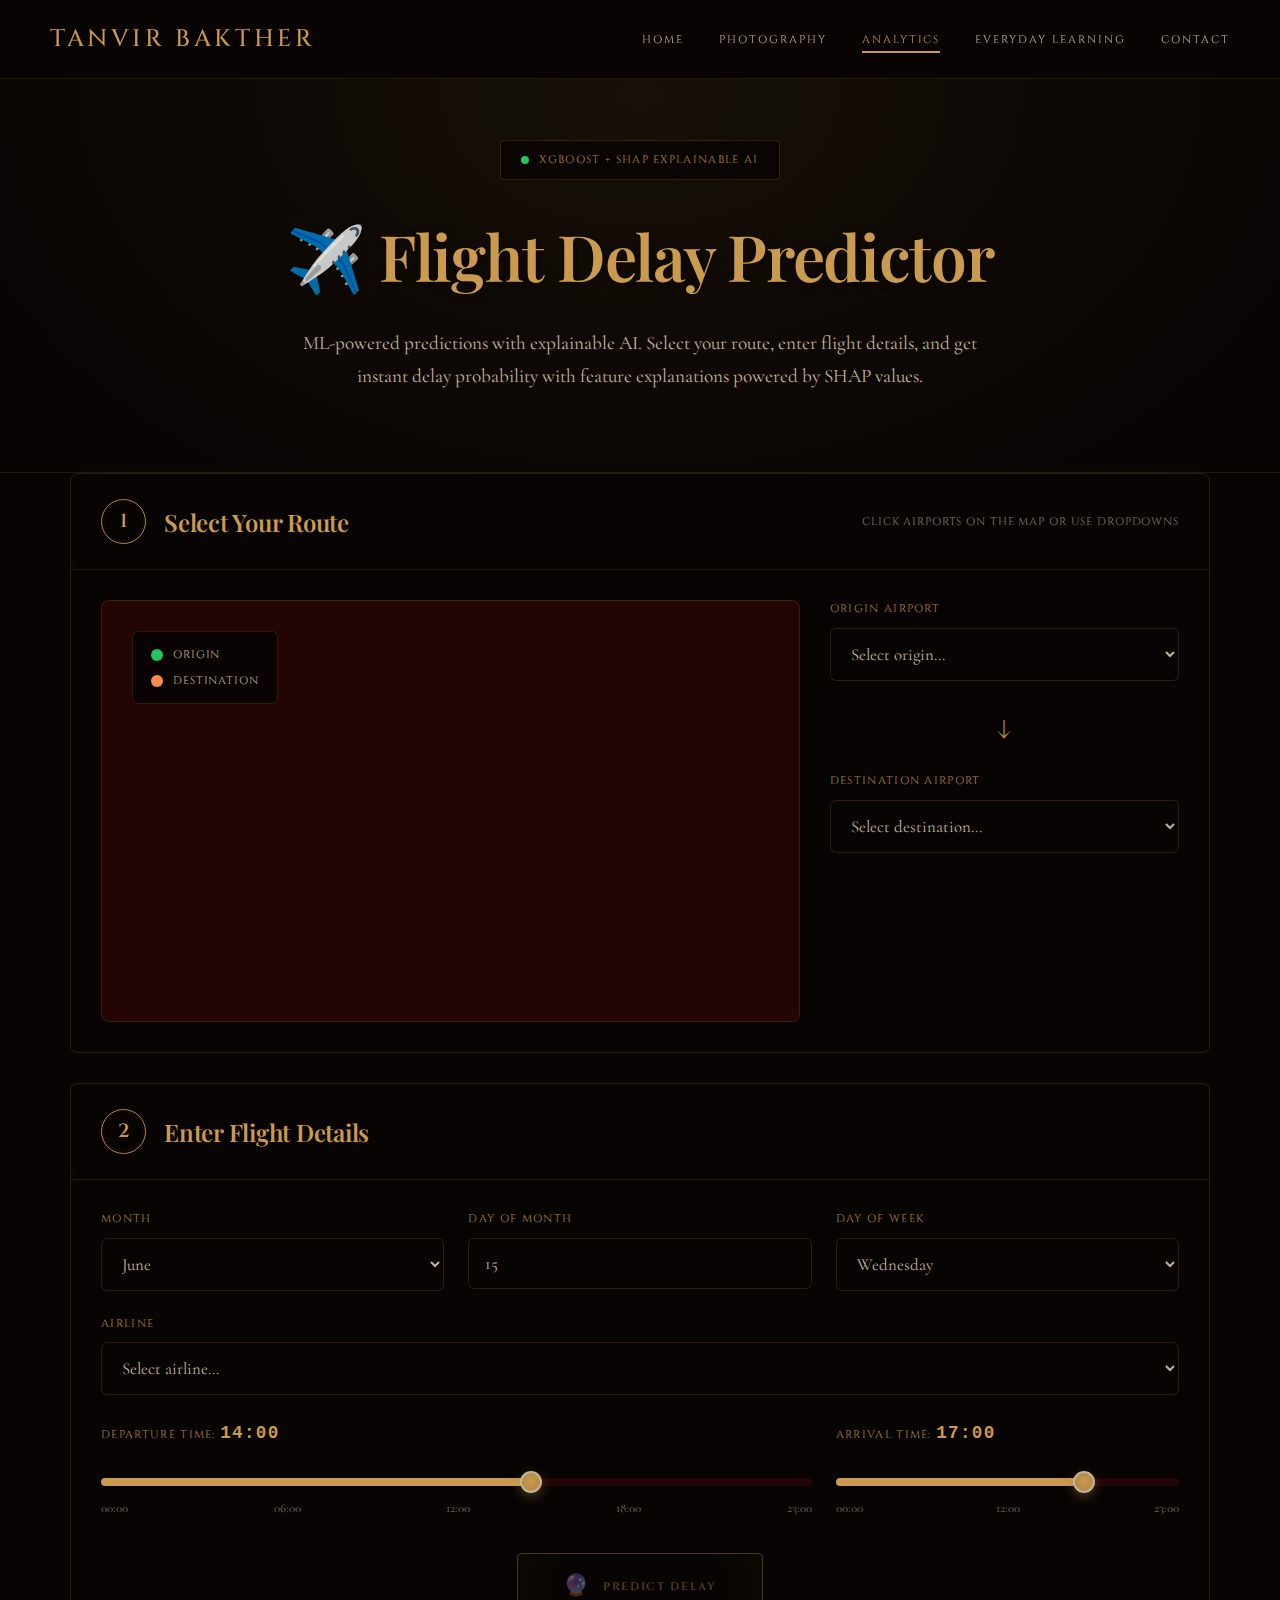
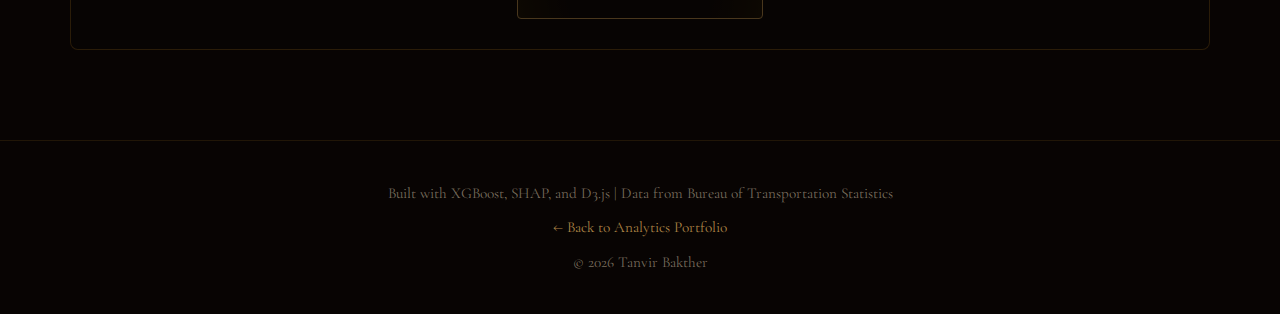
<file: demo.html>
<!DOCTYPE html>
<html lang="en">
<head>
  <meta charset="UTF-8">
  <meta name="viewport" content="width=device-width, initial-scale=1.0">
  <title>Flight Delay Predictor | ML-Powered Insights — Tanvir Bakther</title>
  <meta name="description" content="Interactive ML-powered flight delay prediction with explainable AI and SHAP visualizations.">

  <!-- D3.js for interactive map -->
  <script src="https://d3js.org/d3.v7.min.js"></script>
  <script src="https://d3js.org/topojson.v3.min.js"></script>

  <!-- Portfolio Fonts -->
  <link rel="preconnect" href="https://fonts.googleapis.com">
  <link rel="preconnect" href="https://fonts.gstatic.com" crossorigin>
  <link href="https://fonts.googleapis.com/css2?family=Playfair+Display:wght@400;500;600;700&family=Cormorant+Garamond:wght@300;400;500;600&family=Cinzel:wght@400;500;600&display=swap" rel="stylesheet">

  <style>
    /* =============================================
       UNIFIED PORTFOLIO DESIGN SYSTEM
       Tanvir Bakther - Warm Gold & Dark Theme
       ============================================= */
    
    * { margin: 0; padding: 0; box-sizing: border-box; }
    
    :root {
      --awb-color1: #c2b49b;
      --awb-color2: #ca9a4e;
      --awb-color3: #ad8546;
      --awb-color4: #230505;
      --awb-color6: #080403;
      --awb-color7: #5e4211;
      
      --accent-green: #22c55e;
      --accent-orange: #ff8a4c;
      --accent-red: #ef4444;
      --accent-purple: #6366f1;
    }
    
    html { scroll-behavior: smooth; }
    
    body {
      font-family: 'Cormorant Garamond', Georgia, serif;
      line-height: 1.6;
      color: var(--awb-color1);
      background: var(--awb-color6);
      overflow-x: hidden;
      min-height: 100vh;
    }

    ::-webkit-scrollbar { width: 8px; }
    ::-webkit-scrollbar-track { background: var(--awb-color6); }
    ::-webkit-scrollbar-thumb { background: var(--awb-color7); border-radius: 4px; }
    ::-webkit-scrollbar-thumb:hover { background: var(--awb-color3); }

    a { color: var(--awb-color2); text-decoration: none; transition: .3s; }
    a:hover { color: var(--awb-color3); }

    /* =============================================
       NAVBAR - Exact Portfolio Style
       ============================================= */
    .navbar {
      position: fixed;
      inset: 0 0 auto 0;
      z-index: 1000;
      padding: 20px 50px;
      background: rgba(8, 4, 3, .95);
      backdrop-filter: blur(14px);
      border-bottom: 1px solid rgba(94, 66, 17, 0.3);
      transition: .3s;
    }

    .nav-container {
      max-width: 1400px;
      margin: auto;
      display: flex;
      align-items: center;
      justify-content: space-between;
    }

    .logo {
      font-family: 'Cinzel', serif;
      font-size: 1.5rem;
      color: var(--awb-color2);
      text-decoration: none;
      letter-spacing: .15em;
      text-transform: uppercase;
      font-weight: 500;
    }

    .logo:hover { color: var(--awb-color3); }

    .nav-menu {
      display: flex;
      list-style: none;
      gap: 35px;
    }

    .nav-menu a {
      color: var(--awb-color1);
      text-decoration: none;
      position: relative;
      font-size: 11px;
      letter-spacing: .18em;
      text-transform: uppercase;
      font-family: 'Cinzel', serif;
      transition: .3s;
    }

    .nav-menu a::after {
      content: '';
      position: absolute;
      left: 0;
      bottom: -6px;
      height: 2px;
      width: 0;
      background: var(--awb-color2);
      transition: .25s;
    }

    .nav-menu a:hover,
    .nav-menu a.active { color: var(--awb-color2); }

    .nav-menu a:hover::after,
    .nav-menu a.active::after { width: 100%; }

    .mobile-toggle {
      display: none;
      flex-direction: column;
      gap: 5px;
      cursor: pointer;
      padding: 5px;
    }
    
    .mobile-toggle span {
      width: 25px;
      height: 2px;
      background: var(--awb-color2);
      transition: .3s;
    }

    /* =============================================
       HERO SECTION - Portfolio Style
       ============================================= */
    .hero {
      padding: 140px 30px 80px;
      background: radial-gradient(1200px 800px at 50% 20%, rgba(202, 154, 78, .08), transparent 60%), var(--awb-color6);
      border-bottom: 1px solid rgba(94, 66, 17, 0.3);
      position: relative;
      text-align: center;
    }

    .hero::before {
      content: '';
      position: absolute;
      top: 0;
      left: 0;
      right: 0;
      height: 1px;
      background: linear-gradient(90deg, transparent, rgba(202, 154, 78, 0.3), transparent);
    }

    .hero-badge {
      display: inline-flex;
      align-items: center;
      gap: 10px;
      background: rgba(8, 4, 3, 0.8);
      border: 1px solid rgba(94, 66, 17, 0.5);
      padding: 10px 20px;
      border-radius: 4px;
      font-family: 'Cinzel', serif;
      font-size: 11px;
      letter-spacing: .12em;
      text-transform: uppercase;
      color: var(--awb-color3);
      margin-bottom: 25px;
    }

    .hero-badge .pulse {
      width: 8px;
      height: 8px;
      background: var(--accent-green);
      border-radius: 50%;
      animation: pulse 2s infinite;
    }

    @keyframes pulse {
      0%, 100% { opacity: 1; transform: scale(1); }
      50% { opacity: 0.5; transform: scale(1.3); }
    }

    .hero h1 {
      font-family: 'Playfair Display', serif;
      font-size: clamp(2.5rem, 5vw, 4rem);
      font-weight: 600;
      letter-spacing: -.02em;
      color: var(--awb-color2);
      margin-bottom: 20px;
      text-shadow: 2px 2px 8px rgba(0,0,0,0.5);
    }

    .hero p {
      font-size: 1.2rem;
      color: var(--awb-color1);
      max-width: 700px;
      margin: 0 auto;
      line-height: 1.7;
    }

    /* =============================================
       MAIN CONTAINER
       ============================================= */
    .container {
      max-width: 1200px;
      margin: 0 auto;
      padding: 0 30px 60px;
    }

    /* =============================================
       CARDS - Portfolio Style
       ============================================= */
    .card {
      background: rgba(8, 4, 3, 0.9);
      border: 1px solid rgba(94, 66, 17, 0.4);
      border-radius: 8px;
      margin-bottom: 30px;
      overflow: hidden;
      position: relative;
      transition: .4s;
    }

    .card::before {
      content: '';
      position: absolute;
      inset: 0;
      background: radial-gradient(circle at center, rgba(202, 154, 78, 0.05), transparent);
      opacity: 0;
      transition: .4s;
    }

    .card:hover {
      border-color: rgba(202, 154, 78, 0.6);
      box-shadow: 0 10px 30px rgba(94, 66, 17, 0.3);
    }

    .card:hover::before { opacity: 1; }

    .card-header {
      padding: 25px 30px;
      border-bottom: 1px solid rgba(94, 66, 17, 0.3);
      display: flex;
      align-items: center;
      gap: 18px;
      flex-wrap: wrap;
      position: relative;
      z-index: 2;
    }

    .step-number {
      width: 45px;
      height: 45px;
      background: radial-gradient(circle, var(--awb-color6) 56%, #170f01 100%);
      border: 1px solid var(--awb-color3);
      border-radius: 50%;
      display: flex;
      align-items: center;
      justify-content: center;
      font-family: 'Cinzel', serif;
      font-weight: 600;
      color: var(--awb-color2);
      font-size: 1.2rem;
      flex-shrink: 0;
    }

    .card-header h2 {
      font-family: 'Playfair Display', serif;
      font-size: 1.5rem;
      color: var(--awb-color2);
      font-weight: 600;
      letter-spacing: -.01em;
    }

    .card-subtitle {
      color: rgba(194, 180, 155, 0.7);
      font-size: 0.95rem;
      font-family: 'Cinzel', serif;
      letter-spacing: .08em;
      text-transform: uppercase;
      font-size: 11px;
      margin-left: auto;
    }

    .card-body {
      padding: 30px;
      position: relative;
      z-index: 2;
    }

    /* =============================================
       ROUTE SELECTION
       ============================================= */
    .route-grid {
      display: grid;
      grid-template-columns: 2fr 1fr;
      gap: 30px;
    }

    .map-container {
      background: var(--awb-color4);
      border: 1px solid rgba(94, 66, 17, 0.4);
      border-radius: 8px;
      padding: 20px;
      position: relative;
      min-height: 420px;
    }

    #us-map { width: 100%; height: 380px; }

    .map-legend {
      position: absolute;
      top: 30px;
      left: 30px;
      background: rgba(8, 4, 3, 0.95);
      border: 1px solid rgba(94, 66, 17, 0.4);
      padding: 14px 18px;
      border-radius: 6px;
      font-size: 0.9rem;
    }

    .legend-item {
      display: flex;
      align-items: center;
      gap: 10px;
      margin-bottom: 8px;
      font-family: 'Cinzel', serif;
      font-size: 11px;
      letter-spacing: .08em;
      text-transform: uppercase;
    }

    .legend-item:last-child { margin-bottom: 0; }

    .legend-dot {
      width: 12px;
      height: 12px;
      border-radius: 50%;
    }

    .legend-dot-origin { background: var(--accent-green); }
    .legend-dot-dest { background: var(--accent-orange); }

    .route-details {
      display: flex;
      flex-direction: column;
      gap: 20px;
    }

    .route-section label {
      display: block;
      font-family: 'Cinzel', serif;
      font-size: 11px;
      letter-spacing: .12em;
      text-transform: uppercase;
      color: var(--awb-color3);
      margin-bottom: 10px;
    }

    .route-select {
      width: 100%;
      padding: 14px 16px;
      background: rgba(8, 4, 3, 0.9);
      border: 1px solid rgba(94, 66, 17, 0.4);
      border-radius: 6px;
      color: var(--awb-color1);
      font-family: 'Cormorant Garamond', serif;
      font-size: 1.05rem;
      cursor: pointer;
      transition: .3s;
    }

    .route-select:focus {
      outline: none;
      border-color: var(--awb-color3);
      box-shadow: 0 0 15px rgba(173, 133, 70, 0.2);
    }

    .route-select option {
      background: var(--awb-color6);
      color: var(--awb-color1);
    }

    .route-arrow {
      text-align: center;
      font-size: 2rem;
      color: var(--awb-color3);
    }

    .route-info {
      background: rgba(34, 197, 94, 0.1);
      border: 1px solid rgba(34, 197, 94, 0.3);
      border-left: 4px solid var(--accent-green);
      padding: 18px;
      border-radius: 6px;
      display: none;
    }

    .route-info.visible { display: block; }

    .info-row {
      display: flex;
      justify-content: space-between;
      align-items: center;
      margin-bottom: 10px;
    }

    .info-row:last-child { margin-bottom: 0; }

    .info-label {
      color: rgba(194, 180, 155, 0.8);
      font-family: 'Cinzel', serif;
      font-size: 11px;
      letter-spacing: .08em;
      text-transform: uppercase;
    }

    .info-value {
      font-weight: 700;
      color: var(--accent-green);
      font-size: 1.1rem;
    }

    /* =============================================
       FLIGHT DETAILS FORM
       ============================================= */
    .flight-grid {
      display: grid;
      grid-template-columns: repeat(3, 1fr);
      gap: 24px;
    }

    .input-group {
      display: flex;
      flex-direction: column;
    }

    .input-group.wide { grid-column: span 3; }
    .input-group.half { grid-column: span 2; }

    .input-label {
      font-family: 'Cinzel', serif;
      font-size: 11px;
      letter-spacing: .12em;
      text-transform: uppercase;
      color: var(--awb-color3);
      margin-bottom: 10px;
    }

    .input-select,
    .input-number {
      padding: 14px 16px;
      background: rgba(8, 4, 3, 0.9);
      border: 1px solid rgba(94, 66, 17, 0.4);
      border-radius: 6px;
      color: var(--awb-color1);
      font-family: 'Cormorant Garamond', serif;
      font-size: 1.05rem;
      transition: .3s;
    }

    .input-select:focus,
    .input-number:focus {
      outline: none;
      border-color: var(--awb-color3);
      box-shadow: 0 0 15px rgba(173, 133, 70, 0.2);
    }

    .input-select option { background: var(--awb-color6); }

    /* Slider */
    .slider-container { margin-top: 8px; }

    .input-slider {
      width: 100%;
      height: 8px;
      border-radius: 4px;
      background: var(--awb-color4);
      outline: none;
      -webkit-appearance: none;
      margin: 12px 0;
    }

    .input-slider::-webkit-slider-thumb {
      -webkit-appearance: none;
      width: 22px;
      height: 22px;
      border-radius: 50%;
      background: radial-gradient(circle, var(--awb-color2) 0%, var(--awb-color3) 100%);
      cursor: pointer;
      box-shadow: 0 4px 12px rgba(173, 133, 70, 0.4);
      border: 2px solid var(--awb-color1);
    }

    .slider-labels {
      display: flex;
      justify-content: space-between;
      font-size: 0.8rem;
      color: rgba(194, 180, 155, 0.6);
    }

    .time-display {
      font-family: monospace;
      color: var(--awb-color2);
      font-weight: 600;
      font-size: 1.1rem;
    }

    /* =============================================
       PREDICT BUTTON - Portfolio Style
       ============================================= */
    .predict-container {
      text-align: center;
      margin-top: 35px;
    }

    .predict-button {
      background: radial-gradient(circle, var(--awb-color6) 56%, #170f01 100%);
      border: 1px solid var(--awb-color3);
      color: var(--awb-color2);
      padding: 18px 45px;
      border-radius: 4px;
      font-family: 'Cinzel', serif;
      font-size: 11px;
      letter-spacing: .15em;
      text-transform: uppercase;
      font-weight: 600;
      cursor: pointer;
      display: inline-flex;
      align-items: center;
      gap: 12px;
      transition: .3s;
    }

    .predict-button:hover:not(:disabled) {
      background: radial-gradient(circle, #bf9a58 56%, #7b5619 100%);
      border-color: var(--awb-color2);
      transform: translateY(-2px);
      box-shadow: 0 5px 15px rgba(202, 154, 78, 0.3);
    }

    .predict-button:disabled {
      opacity: 0.4;
      cursor: not-allowed;
    }

    .predict-button .icon { font-size: 1.3rem; }

    /* =============================================
       RESULTS SECTION
       ============================================= */
    .results-card {
      border-color: var(--awb-color3);
      display: none;
    }

    .results-card.visible { display: block; }

    .results-grid {
      display: grid;
      grid-template-columns: repeat(2, 1fr);
      gap: 24px;
      margin-bottom: 30px;
    }

    .result-box {
      background: var(--awb-color4);
      border: 1px solid rgba(94, 66, 17, 0.4);
      border-radius: 8px;
      padding: 30px;
      text-align: center;
    }

    .result-icon { font-size: 3rem; margin-bottom: 16px; }

    .result-label {
      font-family: 'Cinzel', serif;
      font-size: 11px;
      letter-spacing: .12em;
      text-transform: uppercase;
      color: rgba(194, 180, 155, 0.7);
      margin-bottom: 14px;
    }

    .result-value {
      font-family: 'Playfair Display', serif;
      font-size: 3rem;
      font-weight: 700;
      color: var(--awb-color2);
      margin-bottom: 16px;
    }

    .result-bar {
      width: 100%;
      height: 10px;
      background: var(--awb-color6);
      border-radius: 5px;
      overflow: hidden;
      margin-bottom: 14px;
    }

    .result-bar-fill {
      height: 100%;
      border-radius: 5px;
      transition: width 1s ease;
      width: 0;
    }

    .result-bar-fill.prob {
      background: linear-gradient(90deg, var(--accent-green), var(--accent-orange), var(--accent-red));
    }

    .result-bar-fill.duration {
      background: linear-gradient(90deg, var(--accent-orange), var(--accent-red));
    }

    .result-description {
      font-size: 1rem;
      color: rgba(194, 180, 155, 0.8);
    }

    .risk-low { color: var(--accent-green) !important; }
    .risk-medium { color: var(--accent-orange) !important; }
    .risk-high { color: var(--accent-red) !important; }

    /* =============================================
       SHAP EXPLANATION
       ============================================= */
    .shap-section {
      background: rgba(202, 154, 78, 0.08);
      border: 1px solid rgba(94, 66, 17, 0.5);
      border-radius: 8px;
      padding: 30px;
    }

    .shap-header {
      display: flex;
      align-items: center;
      gap: 12px;
      margin-bottom: 10px;
    }

    .shap-header h3 {
      font-family: 'Playfair Display', serif;
      font-size: 1.4rem;
      color: var(--awb-color2);
    }

    .shap-header .icon { font-size: 1.5rem; }

    .shap-subtitle {
      color: rgba(194, 180, 155, 0.8);
      margin-bottom: 25px;
      font-size: 1rem;
    }

    .shap-chart { margin-bottom: 25px; }

    .shap-bar-container { margin-bottom: 18px; }

    .shap-feature-name {
      font-family: 'Cinzel', serif;
      font-size: 12px;
      letter-spacing: .05em;
      margin-bottom: 8px;
      color: var(--awb-color1);
    }

    .shap-feature-value {
      color: rgba(194, 180, 155, 0.6);
      font-weight: 400;
      font-family: 'Cormorant Garamond', serif;
    }

    .shap-bar-track {
      height: 28px;
      background: var(--awb-color4);
      border-radius: 4px;
      overflow: hidden;
    }

    .shap-bar {
      height: 100%;
      border-radius: 4px;
      transition: width 0.8s ease;
      display: flex;
      align-items: center;
      padding-left: 10px;
      font-size: 0.8rem;
      font-weight: 600;
      color: white;
    }

    .shap-bar-positive {
      background: linear-gradient(90deg, var(--accent-red), #dc2626);
    }

    .shap-bar-negative {
      background: linear-gradient(90deg, var(--accent-green), #059669);
    }

    .shap-legend {
      display: flex;
      gap: 35px;
      justify-content: center;
      padding-top: 20px;
      border-top: 1px solid rgba(94, 66, 17, 0.3);
    }

    .shap-legend-item {
      display: flex;
      align-items: center;
      gap: 10px;
      font-size: 0.95rem;
      color: rgba(194, 180, 155, 0.8);
    }

    .shap-legend-dot {
      width: 16px;
      height: 16px;
      border-radius: 4px;
    }

    .shap-legend-positive { background: var(--accent-red); }
    .shap-legend-negative { background: var(--accent-green); }

    /* =============================================
       MODEL INFO
       ============================================= */
    .model-info {
      background: var(--awb-color4);
      border: 1px solid rgba(94, 66, 17, 0.4);
      border-radius: 8px;
      padding: 25px;
      margin-top: 25px;
    }

    .model-info h4 {
      font-family: 'Playfair Display', serif;
      color: var(--awb-color2);
      margin-bottom: 18px;
      font-size: 1.2rem;
    }

    .model-stats {
      display: grid;
      grid-template-columns: repeat(4, 1fr);
      gap: 16px;
    }

    .stat-box {
      text-align: center;
      padding: 18px;
      background: rgba(8, 4, 3, 0.8);
      border: 1px solid rgba(94, 66, 17, 0.3);
      border-radius: 6px;
    }

    .stat-value {
      font-family: monospace;
      font-size: 1.4rem;
      color: var(--awb-color2);
      font-weight: 700;
    }

    .stat-label {
      font-family: 'Cinzel', serif;
      font-size: 10px;
      letter-spacing: .08em;
      text-transform: uppercase;
      color: rgba(194, 180, 155, 0.6);
      margin-top: 6px;
    }

    /* =============================================
       LOADING OVERLAY
       ============================================= */
    .loading-overlay {
      position: fixed;
      inset: 0;
      background: rgba(8, 4, 3, 0.95);
      display: none;
      flex-direction: column;
      align-items: center;
      justify-content: center;
      z-index: 9999;
    }

    .loading-overlay.visible { display: flex; }

    .loading-spinner {
      width: 60px;
      height: 60px;
      border: 4px solid var(--awb-color7);
      border-top-color: var(--awb-color2);
      border-radius: 50%;
      animation: spin 1s linear infinite;
    }

    @keyframes spin { to { transform: rotate(360deg); } }

    .loading-text {
      margin-top: 20px;
      font-family: 'Cinzel', serif;
      font-size: 12px;
      letter-spacing: .12em;
      text-transform: uppercase;
      color: var(--awb-color2);
    }

    /* =============================================
       MAP STYLES (D3)
       ============================================= */
    .state {
      fill: var(--awb-color4);
      stroke: var(--awb-color7);
      stroke-width: 0.5px;
      transition: fill 0.2s;
    }

    .state:hover { fill: #1a0808; }

    .airport { cursor: pointer; transition: all 0.2s; }

    .airport circle {
      fill: var(--awb-color3);
      stroke: none;
    }

    .airport:hover circle { fill: var(--awb-color2); }
    .airport.selected-origin circle { fill: var(--accent-green); }
    .airport.selected-dest circle { fill: var(--accent-orange); }

    .route-line {
      stroke: var(--accent-purple);
      stroke-width: 3;
      stroke-dasharray: 8, 4;
      fill: none;
      opacity: 0.8;
      animation: dash 20s linear infinite;
    }

    @keyframes dash { to { stroke-dashoffset: -1000; } }

    .map-tooltip {
      position: absolute;
      background: rgba(8, 4, 3, 0.95);
      border: 1px solid var(--awb-color3);
      color: var(--awb-color1);
      padding: 12px 16px;
      border-radius: 6px;
      font-size: 0.9rem;
      pointer-events: none;
      z-index: 100;
      display: none;
    }

    .map-tooltip strong { color: var(--awb-color2); }

    /* =============================================
       FOOTER - Portfolio Style
       ============================================= */
    footer {
      padding: 40px 30px;
      border-top: 1px solid rgba(94, 66, 17, 0.3);
      background: var(--awb-color6);
      color: rgba(194, 180, 155, 0.6);
      text-align: center;
      font-size: 0.95rem;
    }

    footer a { color: var(--awb-color3); }
    footer a:hover { color: var(--awb-color2); }

    /* =============================================
       RESPONSIVE
       ============================================= */
    @media (max-width: 968px) {
      .route-grid,
      .flight-grid,
      .results-grid { grid-template-columns: 1fr; }
      
      .input-group.wide,
      .input-group.half { grid-column: span 1; }
      
      .model-stats { grid-template-columns: repeat(2, 1fr); }
      
      .navbar { padding: 16px 20px; }
      .nav-menu { display: none; }
      .mobile-toggle { display: flex; }
      .card-subtitle { margin-left: 0; margin-top: 10px; width: 100%; }
    }

    @media (max-width: 600px) {
      .hero { padding: 110px 20px 50px; }
      .container { padding: 0 15px 40px; }
      .card-body { padding: 20px; }
      .shap-legend { flex-direction: column; gap: 12px; }
    }

    @media (prefers-reduced-motion: reduce) {
      *, *::before, *::after {
        animation-duration: 0.01ms !important;
        transition-duration: 0.01ms !important;
      }
    }
  </style>
</head>
<body>

  <!-- NAVBAR -->
  <nav class="navbar">
    <div class="nav-container">
      <a class="logo" href="index.html">Tanvir Bakther</a>
      <div class="mobile-toggle" id="mobile-toggle">
        <span></span><span></span><span></span>
      </div>
      <ul class="nav-menu" id="nav-menu">
        <li><a href="index.html">Home</a></li>
        <li><a href="photography.html">Photography</a></li>
        <li><a href="analytics.html" class="active">Analytics</a></li>
        <li><a href="blog.html">Everyday Learning</a></li>
        <li><a href="index.html#contact">Contact</a></li>
      </ul>
    </div>
  </nav>

  <!-- HERO -->
  <header class="hero">
    <div class="hero-badge">
      <span class="pulse"></span>
      XGBoost + SHAP Explainable AI
    </div>
    <h1>✈️ Flight Delay Predictor</h1>
    <p>ML-powered predictions with explainable AI. Select your route, enter flight details, and get instant delay probability with feature explanations powered by SHAP values.</p>
  </header>

  <!-- MAIN CONTENT -->
  <main class="container">

    <!-- STEP 1: Route Selection -->
    <section class="card">
      <div class="card-header">
        <span class="step-number">1</span>
        <h2>Select Your Route</h2>
        <span class="card-subtitle">Click airports on the map or use dropdowns</span>
      </div>
      <div class="card-body">
        <div class="route-grid">
          <div class="map-container">
            <div id="us-map"></div>
            <div class="map-legend">
              <div class="legend-item">
                <span class="legend-dot legend-dot-origin"></span>
                <span>Origin</span>
              </div>
              <div class="legend-item">
                <span class="legend-dot legend-dot-dest"></span>
                <span>Destination</span>
              </div>
            </div>
            <div class="map-tooltip" id="map-tooltip"></div>
          </div>
          <div class="route-details">
            <div class="route-section">
              <label>Origin Airport</label>
              <select id="origin-select" class="route-select">
                <option value="">Select origin...</option>
              </select>
            </div>
            <div class="route-arrow">↓</div>
            <div class="route-section">
              <label>Destination Airport</label>
              <select id="dest-select" class="route-select">
                <option value="">Select destination...</option>
              </select>
            </div>
            <div class="route-info" id="route-info">
              <div class="info-row">
                <span class="info-label">Distance</span>
                <span class="info-value" id="route-distance">-</span>
              </div>
              <div class="info-row">
                <span class="info-label">Est. Duration</span>
                <span class="info-value" id="route-duration">-</span>
              </div>
            </div>
          </div>
        </div>
      </div>
    </section>

    <!-- STEP 2: Flight Details -->
    <section class="card">
      <div class="card-header">
        <span class="step-number">2</span>
        <h2>Enter Flight Details</h2>
      </div>
      <div class="card-body">
        <div class="flight-grid">
          <div class="input-group">
            <label class="input-label">Month</label>
            <select id="month-select" class="input-select">
              <option value="1">January</option>
              <option value="2">February</option>
              <option value="3">March</option>
              <option value="4">April</option>
              <option value="5">May</option>
              <option value="6" selected>June</option>
              <option value="7">July</option>
              <option value="8">August</option>
              <option value="9">September</option>
              <option value="10">October</option>
              <option value="11">November</option>
              <option value="12">December</option>
            </select>
          </div>
          <div class="input-group">
            <label class="input-label">Day of Month</label>
            <input type="number" id="day-input" class="input-number" min="1" max="31" value="15">
          </div>
          <div class="input-group">
            <label class="input-label">Day of Week</label>
            <select id="day-of-week-select" class="input-select">
              <option value="1">Monday</option>
              <option value="2">Tuesday</option>
              <option value="3" selected>Wednesday</option>
              <option value="4">Thursday</option>
              <option value="5">Friday</option>
              <option value="6">Saturday</option>
              <option value="7">Sunday</option>
            </select>
          </div>
          <div class="input-group wide">
            <label class="input-label">Airline</label>
            <select id="airline-select" class="input-select">
              <option value="">Select airline...</option>
              <option value="AA">American Airlines (AA)</option>
              <option value="DL">Delta Air Lines (DL)</option>
              <option value="UA">United Airlines (UA)</option>
              <option value="WN">Southwest Airlines (WN)</option>
              <option value="B6">JetBlue Airways (B6)</option>
              <option value="AS">Alaska Airlines (AS)</option>
              <option value="NK">Spirit Airlines (NK)</option>
              <option value="F9">Frontier Airlines (F9)</option>
            </select>
          </div>
          <div class="input-group half">
            <label class="input-label">Departure Time: <span class="time-display" id="dep-time-display">14:00</span></label>
            <div class="slider-container">
              <input type="range" id="dep-hour-slider" class="input-slider" min="0" max="23" value="14">
              <div class="slider-labels">
                <span>00:00</span>
                <span>06:00</span>
                <span>12:00</span>
                <span>18:00</span>
                <span>23:00</span>
              </div>
            </div>
          </div>
          <div class="input-group">
            <label class="input-label">Arrival Time: <span class="time-display" id="arr-time-display">17:00</span></label>
            <div class="slider-container">
              <input type="range" id="arr-hour-slider" class="input-slider" min="0" max="23" value="17">
              <div class="slider-labels">
                <span>00:00</span>
                <span>12:00</span>
                <span>23:00</span>
              </div>
            </div>
          </div>
        </div>
        <div class="predict-container">
          <button id="predict-button" class="predict-button" disabled>
            <span class="icon">🔮</span>
            Predict Delay
          </button>
        </div>
      </div>
    </section>

    <!-- STEP 3: Results -->
    <section class="card results-card" id="results-section">
      <div class="card-header">
        <span class="step-number">3</span>
        <h2>Prediction Results</h2>
      </div>
      <div class="card-body">
        <div class="results-grid">
          <div class="result-box">
            <div class="result-icon">📊</div>
            <div class="result-label">Delay Probability</div>
            <div class="result-value" id="prob-value">--</div>
            <div class="result-bar">
              <div class="result-bar-fill prob" id="prob-bar"></div>
            </div>
            <div class="result-description" id="prob-description">Likelihood of delay ≥ 15 min</div>
          </div>
          <div class="result-box">
            <div class="result-icon">⏱️</div>
            <div class="result-label">Expected Delay</div>
            <div class="result-value" id="duration-value">--</div>
            <div class="result-bar">
              <div class="result-bar-fill duration" id="duration-bar"></div>
            </div>
            <div class="result-description" id="duration-description">If delayed, expected duration</div>
          </div>
        </div>
        <div class="shap-section">
          <div class="shap-header">
            <span class="icon">💡</span>
            <h3>What's Driving This Prediction?</h3>
          </div>
          <p class="shap-subtitle">Top factors contributing to delay probability (SHAP values):</p>
          <div class="shap-chart" id="shap-chart"></div>
          <div class="shap-legend">
            <div class="shap-legend-item">
              <span class="shap-legend-dot shap-legend-positive"></span>
              <span>Increases delay risk</span>
            </div>
            <div class="shap-legend-item">
              <span class="shap-legend-dot shap-legend-negative"></span>
              <span>Decreases delay risk</span>
            </div>
          </div>
        </div>
        <div class="model-info">
          <h4>📈 Model Performance</h4>
          <div class="model-stats">
            <div class="stat-box">
              <div class="stat-value">0.847</div>
              <div class="stat-label">R² Score</div>
            </div>
            <div class="stat-box">
              <div class="stat-value">18.2</div>
              <div class="stat-label">RMSE (min)</div>
            </div>
            <div class="stat-box">
              <div class="stat-value">12.4</div>
              <div class="stat-label">MAE (min)</div>
            </div>
            <div class="stat-box">
              <div class="stat-value">15.3%</div>
              <div class="stat-label">MAPE</div>
            </div>
          </div>
        </div>
      </div>
    </section>
  </main>

  <!-- FOOTER -->
  <footer>
    <p>Built with XGBoost, SHAP, and D3.js | Data from Bureau of Transportation Statistics</p>
    <p style="margin-top: 10px;"><a href="analytics.html">← Back to Analytics Portfolio</a></p>
    <p style="margin-top: 10px;">© <span id="year"></span> Tanvir Bakther</p>
  </footer>

  <!-- LOADING OVERLAY -->
  <div class="loading-overlay" id="loading-overlay">
    <div class="loading-spinner"></div>
    <div class="loading-text">Analyzing flight data...</div>
  </div>

  <script>
    // Airport Data
    const airports=[{id:1,code:'ATL',city:'Atlanta',state:'GA',lat:33.6367,lon:-84.4281},{id:2,code:'ORD',city:'Chicago',state:'IL',lat:41.9786,lon:-87.9048},{id:3,code:'DFW',city:'Dallas/Fort Worth',state:'TX',lat:32.8968,lon:-97.038},{id:4,code:'DEN',city:'Denver',state:'CO',lat:39.8617,lon:-104.673},{id:5,code:'LAX',city:'Los Angeles',state:'CA',lat:33.9425,lon:-118.408},{id:6,code:'JFK',city:'New York JFK',state:'NY',lat:40.6394,lon:-73.7793},{id:7,code:'SFO',city:'San Francisco',state:'CA',lat:37.6198,lon:-122.3748},{id:8,code:'SEA',city:'Seattle',state:'WA',lat:47.4479,lon:-122.3103},{id:9,code:'MIA',city:'Miami',state:'FL',lat:25.7932,lon:-80.2906},{id:10,code:'BOS',city:'Boston',state:'MA',lat:42.362,lon:-71.0079},{id:11,code:'PHX',city:'Phoenix',state:'AZ',lat:33.4353,lon:-112.0059},{id:12,code:'IAH',city:'Houston',state:'TX',lat:29.9844,lon:-95.3414},{id:13,code:'LAS',city:'Las Vegas',state:'NV',lat:36.0834,lon:-115.1518},{id:14,code:'MCO',city:'Orlando',state:'FL',lat:28.4294,lon:-81.309},{id:15,code:'CLT',city:'Charlotte',state:'NC',lat:35.214,lon:-80.9431},{id:16,code:'EWR',city:'Newark',state:'NJ',lat:40.6925,lon:-74.1687},{id:17,code:'MSP',city:'Minneapolis',state:'MN',lat:44.8801,lon:-93.2217},{id:18,code:'DTW',city:'Detroit',state:'MI',lat:42.2138,lon:-83.3538},{id:19,code:'PHL',city:'Philadelphia',state:'PA',lat:39.8719,lon:-75.2411},{id:20,code:'SLC',city:'Salt Lake City',state:'UT',lat:40.7889,lon:-111.9799},{id:21,code:'LGA',city:'New York LaGuardia',state:'NY',lat:40.7772,lon:-73.8726},{id:22,code:'BWI',city:'Baltimore',state:'MD',lat:39.1754,lon:-76.6683},{id:23,code:'DCA',city:'Washington Reagan',state:'DC',lat:38.8521,lon:-77.0377},{id:24,code:'SAN',city:'San Diego',state:'CA',lat:32.7336,lon:-117.19},{id:25,code:'TPA',city:'Tampa',state:'FL',lat:27.9755,lon:-82.5332}];
    const airlineFactors={AA:{name:'American Airlines',factor:0.02},DL:{name:'Delta Air Lines',factor:-0.05},UA:{name:'United Airlines',factor:0.03},WN:{name:'Southwest Airlines',factor:0.01},B6:{name:'JetBlue Airways',factor:0.04},AS:{name:'Alaska Airlines',factor:-0.04},NK:{name:'Spirit Airlines',factor:0.12},F9:{name:'Frontier Airlines',factor:0.1}};
    const hubAirports=['ATL','ORD','DFW','DEN','LAX','JFK','SFO','EWR','LGA','PHL'];
    let mapState={svg:null,g:null,projection:null,selectedOrigin:null,selectedDest:null};

    async function initializeMap(){
      const container=document.getElementById('us-map');
      const width=container.clientWidth,height=380;
      mapState.svg=d3.select('#us-map').append('svg').attr('width',width).attr('height',height);
      mapState.g=mapState.svg.append('g');
      const zoom=d3.zoom().scaleExtent([1,6]).on('zoom',e=>{mapState.g.attr('transform',e.transform);const s=e.transform.k;mapState.g.selectAll('.airport circle').attr('r',function(){const sel=(mapState.selectedOrigin&&d3.select(this.parentNode).datum().id===mapState.selectedOrigin.id)||(mapState.selectedDest&&d3.select(this.parentNode).datum().id===mapState.selectedDest.id);return Math.max(sel?8/s:5/s,2)});});
      mapState.svg.call(zoom);
      mapState.projection=d3.geoAlbersUsa().scale(width*1.3).translate([width/2,height/2]);
      const path=d3.geoPath().projection(mapState.projection);
      try{const usData=await d3.json('https://cdn.jsdelivr.net/npm/us-atlas@3/states-10m.json');mapState.g.append('g').selectAll('path').data(topojson.feature(usData,usData.objects.states).features).enter().append('path').attr('class','state').attr('d',path);}catch(e){}
      renderAirports();populateDropdowns();
    }

    function renderAirports(){
      const grp=mapState.g.append('g').attr('class','airports');
      grp.selectAll('.airport').data(airports).enter().append('g').attr('class','airport').attr('transform',d=>{const c=mapState.projection([d.lon,d.lat]);return c?`translate(${c[0]},${c[1]})`:null;}).on('click',handleAirportClick).on('mouseenter',handleAirportHover).on('mouseleave',()=>document.getElementById('map-tooltip').style.display='none').append('circle').attr('r',5);
    }

    function populateDropdowns(){
      const o=document.getElementById('origin-select'),d=document.getElementById('dest-select');
      airports.forEach(a=>{const t=`${a.code} - ${a.city}, ${a.state}`;const o1=document.createElement('option');o1.value=a.id;o1.textContent=t;o.appendChild(o1);const o2=document.createElement('option');o2.value=a.id;o2.textContent=t;d.appendChild(o2);});
      o.addEventListener('change',handleOriginDropdown);d.addEventListener('change',handleDestDropdown);
    }

    function handleAirportClick(e,a){
      if(!mapState.selectedOrigin){mapState.selectedOrigin=a;document.getElementById('origin-select').value=a.id;}
      else if(!mapState.selectedDest&&a.id!==mapState.selectedOrigin.id){mapState.selectedDest=a;document.getElementById('dest-select').value=a.id;drawRouteLine();}
      else{clearSelection();mapState.selectedOrigin=a;document.getElementById('origin-select').value=a.id;}
      updateMapSelection();updateRouteInfo();checkFormComplete();
    }

    function handleOriginDropdown(){const id=parseInt(document.getElementById('origin-select').value);if(id){mapState.selectedOrigin=airports.find(a=>a.id===id);updateMapSelection();updateRouteInfo();if(mapState.selectedDest)drawRouteLine();checkFormComplete();}}
    function handleDestDropdown(){const id=parseInt(document.getElementById('dest-select').value);if(id&&(!mapState.selectedOrigin||id!==mapState.selectedOrigin.id)){mapState.selectedDest=airports.find(a=>a.id===id);updateMapSelection();updateRouteInfo();drawRouteLine();checkFormComplete();}}
    function handleAirportHover(e,a){const t=document.getElementById('map-tooltip');t.innerHTML=`<strong>${a.code}</strong><br>${a.city}, ${a.state}`;t.style.left=(e.offsetX+15)+'px';t.style.top=(e.offsetY-10)+'px';t.style.display='block';}
    function updateMapSelection(){mapState.g.selectAll('.airport').classed('selected-origin',d=>mapState.selectedOrigin&&d.id===mapState.selectedOrigin.id).classed('selected-dest',d=>mapState.selectedDest&&d.id===mapState.selectedDest.id);mapState.g.selectAll('.airport circle').attr('r',d=>{const s=(mapState.selectedOrigin&&d.id===mapState.selectedOrigin.id)||(mapState.selectedDest&&d.id===mapState.selectedDest.id);return s?8:5;});}
    function updateRouteInfo(){const ri=document.getElementById('route-info');if(mapState.selectedOrigin&&mapState.selectedDest){const dist=calcDist(mapState.selectedOrigin.lat,mapState.selectedOrigin.lon,mapState.selectedDest.lat,mapState.selectedDest.lon);const dur=Math.round(dist/500*60+30);document.getElementById('route-distance').textContent=`${Math.round(dist)} mi`;document.getElementById('route-duration').textContent=`~${Math.floor(dur/60)}h ${dur%60}m`;ri.classList.add('visible');}else{ri.classList.remove('visible');}}
    function drawRouteLine(){mapState.g.selectAll('.route-line').remove();if(mapState.selectedOrigin&&mapState.selectedDest){const o=mapState.projection([mapState.selectedOrigin.lon,mapState.selectedOrigin.lat]),d=mapState.projection([mapState.selectedDest.lon,mapState.selectedDest.lat]);if(o&&d){const mx=(o[0]+d[0])/2,my=(o[1]+d[1])/2-50;mapState.g.append('path').attr('class','route-line').attr('d',`M${o[0]},${o[1]} Q${mx},${my} ${d[0]},${d[1]}`);}}}
    function clearSelection(){mapState.selectedOrigin=null;mapState.selectedDest=null;mapState.g.selectAll('.route-line').remove();document.getElementById('origin-select').value='';document.getElementById('dest-select').value='';}
    function calcDist(lat1,lon1,lat2,lon2){const R=3959,dLat=(lat2-lat1)*Math.PI/180,dLon=(lon2-lon1)*Math.PI/180,a=Math.sin(dLat/2)**2+Math.cos(lat1*Math.PI/180)*Math.cos(lat2*Math.PI/180)*Math.sin(dLon/2)**2;return R*2*Math.atan2(Math.sqrt(a),Math.sqrt(1-a));}

    function initializeControls(){
      const dep=document.getElementById('dep-hour-slider'),arr=document.getElementById('arr-hour-slider');
      dep.addEventListener('input',()=>{document.getElementById('dep-time-display').textContent=formatHour(dep.value);updateSliderGradient(dep);});
      arr.addEventListener('input',()=>{document.getElementById('arr-time-display').textContent=formatHour(arr.value);updateSliderGradient(arr);});
      updateSliderGradient(dep);updateSliderGradient(arr);
      document.getElementById('airline-select').addEventListener('change',checkFormComplete);
      document.getElementById('predict-button').addEventListener('click',makePrediction);
    }

    function formatHour(h){return `${h.toString().padStart(2,'0')}:00`;}
    function updateSliderGradient(s){const p=((s.value-s.min)/(s.max-s.min))*100;s.style.background=`linear-gradient(to right,#ca9a4e 0%,#ca9a4e ${p}%,#230505 ${p}%,#230505 100%)`;}
    function checkFormComplete(){document.getElementById('predict-button').disabled=!(mapState.selectedOrigin&&mapState.selectedDest&&document.getElementById('airline-select').value);}

    async function makePrediction(){
      document.getElementById('loading-overlay').classList.add('visible');
      await new Promise(r=>setTimeout(r,1500));
      const month=parseInt(document.getElementById('month-select').value),dayOfMonth=parseInt(document.getElementById('day-input').value),dayOfWeek=parseInt(document.getElementById('day-of-week-select').value),depHour=parseInt(document.getElementById('dep-hour-slider').value),arrHour=parseInt(document.getElementById('arr-hour-slider').value),airline=document.getElementById('airline-select').value;
      const distance=calcDist(mapState.selectedOrigin.lat,mapState.selectedOrigin.lon,mapState.selectedDest.lat,mapState.selectedDest.lon);
      let duration=(arrHour-depHour)*60;if(duration<0)duration+=24*60;
      let timeCategory;if(depHour>=5&&depHour<9)timeCategory=1;else if(depHour>=9&&depHour<12)timeCategory=2;else if(depHour>=12&&depHour<17)timeCategory=3;else if(depHour>=17&&depHour<21)timeCategory=4;else timeCategory=5;
      const prediction=simulatePrediction({month,dayOfMonth,dayOfWeek,depHour,arrHour,airline,distance,duration,timeCategory,origin:mapState.selectedOrigin,dest:mapState.selectedDest});
      document.getElementById('loading-overlay').classList.remove('visible');
      displayResults(prediction);
    }

    function simulatePrediction(p){
      let baseProb=0.22;
      const timeEffects={1:-0.05,2:-0.02,3:0.02,4:0.12,5:0.05};baseProb+=timeEffects[p.timeCategory]||0;
      const dayEffects={1:-0.02,2:-0.03,3:-0.02,4:0.01,5:0.06,6:0.03,7:0.05};baseProb+=dayEffects[p.dayOfWeek]||0;
      const monthEffects={1:0.03,2:0.02,3:0.01,4:0,5:0.02,6:0.08,7:0.1,8:0.07,9:-0.03,10:-0.02,11:0.01,12:0.08};baseProb+=monthEffects[p.month]||0;
      if(p.distance>2000)baseProb+=0.06;else if(p.distance>1000)baseProb+=0.03;else if(p.distance<500)baseProb-=0.02;
      if(hubAirports.includes(p.origin.code))baseProb+=0.05;
      if(hubAirports.includes(p.dest.code))baseProb+=0.04;
      const problematic=['EWR','LGA','JFK','SFO','ORD'];
      if(problematic.includes(p.origin.code))baseProb+=0.06;
      if(problematic.includes(p.dest.code))baseProb+=0.05;
      baseProb+=(airlineFactors[p.airline]?.factor||0);
      baseProb+=(Math.random()*0.08-0.04);
      const probability=Math.max(0.05,Math.min(0.85,baseProb));
      let expectedDelay=0;
      if(probability>0.25){expectedDelay=15+(probability*60)+Math.floor(Math.random()*20);if(p.timeCategory===4)expectedDelay+=15;if(p.distance>1500)expectedDelay+=10;if(problematic.includes(p.origin.code))expectedDelay+=12;}
      const shapData=generateShapValues(p,probability);
      return{probability,expectedDelay,shapData,params:p};
    }

    function generateShapValues(p,prob){
      const features=[];
      let depEffect=0;if(p.depHour>=16&&p.depHour<=20)depEffect=0.1;else if(p.depHour>=6&&p.depHour<=9)depEffect=0.04;else if(p.depHour<6)depEffect=-0.06;
      features.push({feature:'dep_hour',displayName:'Departure Hour',value:formatHour(p.depHour),shap:depEffect});
      const days=['','Monday','Tuesday','Wednesday','Thursday','Friday','Saturday','Sunday'];
      let dayEffect=0;if(p.dayOfWeek===5)dayEffect=0.06;if(p.dayOfWeek===7)dayEffect=0.05;if(p.dayOfWeek===2||p.dayOfWeek===3)dayEffect=-0.03;
      features.push({feature:'DayOfWeek',displayName:'Day of Week',value:days[p.dayOfWeek],shap:dayEffect});
      const months=['','January','February','March','April','May','June','July','August','September','October','November','December'];
      let monthEffect=0;if([6,7,8].includes(p.month))monthEffect=0.07;if(p.month===12)monthEffect=0.08;if([9,10].includes(p.month))monthEffect=-0.04;
      features.push({feature:'Month',displayName:'Month',value:months[p.month],shap:monthEffect});
      const distEffect=p.distance>2000?0.05:p.distance>1000?0.02:-0.02;
      features.push({feature:'Distance',displayName:'Flight Distance',value:Math.round(p.distance)+' mi',shap:distEffect});
      const originIsHub=hubAirports.includes(p.origin.code);
      features.push({feature:'Origin_encoded',displayName:'Origin Airport',value:p.origin.code,shap:originIsHub?0.06:-0.02});
      const destIsHub=hubAirports.includes(p.dest.code);
      features.push({feature:'Dest_encoded',displayName:'Destination',value:p.dest.code,shap:destIsHub?0.05:-0.02});
      const airlineInfo=airlineFactors[p.airline];
      features.push({feature:'Reporting_Airline_encoded',displayName:'Airline',value:airlineInfo?.name||p.airline,shap:airlineInfo?.factor||0});
      const timeLabels={1:'Early Morning',2:'Morning',3:'Afternoon',4:'Evening Rush',5:'Night'};
      const timeEffects={1:-0.04,2:-0.02,3:0.01,4:0.08,5:0.02};
      features.push({feature:'dep_time_category',displayName:'Time of Day',value:timeLabels[p.timeCategory],shap:timeEffects[p.timeCategory]});
      return features.sort((a,b)=>Math.abs(b.shap)-Math.abs(a.shap));
    }

    function displayResults(prediction){
      const rs=document.getElementById('results-section');rs.classList.add('visible');
      const probPct=Math.round(prediction.probability*100);
      document.getElementById('prob-value').textContent=probPct+'%';
      setTimeout(()=>{document.getElementById('prob-bar').style.width=probPct+'%';},100);
      let riskClass='risk-low',riskText='Low risk of delay';
      if(prediction.probability>=0.5){riskClass='risk-high';riskText='High risk of significant delay';}else if(prediction.probability>=0.3){riskClass='risk-medium';riskText='Moderate risk of delay';}
      document.getElementById('prob-value').className='result-value '+riskClass;
      document.getElementById('prob-description').textContent=riskText;
      if(prediction.expectedDelay>0){const mins=Math.round(prediction.expectedDelay),hrs=Math.floor(mins/60),rm=mins%60;document.getElementById('duration-value').textContent=hrs>0?`${hrs}h ${rm}m`:`${mins} min`;document.getElementById('duration-value').className='result-value '+(mins>60?'risk-high':mins>30?'risk-medium':'risk-low');setTimeout(()=>{document.getElementById('duration-bar').style.width=Math.min(mins/180*100,100)+'%';},100);document.getElementById('duration-description').textContent='Expected delay if flight is delayed';}else{document.getElementById('duration-value').textContent='On Time';document.getElementById('duration-value').className='result-value risk-low';document.getElementById('duration-bar').style.width='0%';document.getElementById('duration-description').textContent='Flight likely to arrive on schedule';}
      displayShapChart(prediction.shapData);
      rs.scrollIntoView({behavior:'smooth',block:'start'});
    }

    function displayShapChart(shapData){
      const chart=document.getElementById('shap-chart');chart.innerHTML='';
      const maxAbs=Math.max(...shapData.map(d=>Math.abs(d.shap)));
      shapData.slice(0,8).forEach((item,i)=>{
        const container=document.createElement('div');container.className='shap-bar-container';
        const name=document.createElement('div');name.className='shap-feature-name';name.innerHTML=`${item.displayName}: <span class="shap-feature-value">${item.value}</span>`;
        const track=document.createElement('div');track.className='shap-bar-track';
        const bar=document.createElement('div');bar.className='shap-bar '+(item.shap>0?'shap-bar-positive':'shap-bar-negative');bar.style.width='0%';
        const pct=(Math.abs(item.shap)/maxAbs)*100;setTimeout(()=>{bar.style.width=pct+'%';},100+i*50);
        track.appendChild(bar);container.appendChild(name);container.appendChild(track);chart.appendChild(container);
      });
    }

    document.addEventListener('DOMContentLoaded',()=>{
      initializeMap();
      initializeControls();
      document.getElementById('year').textContent=new Date().getFullYear();
      
      // Mobile menu toggle
      document.getElementById('mobile-toggle').addEventListener('click',()=>{
        document.getElementById('nav-menu').classList.toggle('active');
      });
    });
  </script>
</body>
</html>
</file>
<file: assets/styles.css>
/* Global theme tokens */
:root {
  --primary: #1a1a1a;
  --secondary: #f5f5f5;
  --accent: #d4af37;
  --white: #ffffff;
  --body-color: var(--secondary);
  --body-bg: #000000;
}

/* Reset */
*, *::before, *::after {
  box-sizing: border-box;
  margin: 0;
  padding: 0;
}

body {
  margin: 0;
  font-family: 'Inter', system-ui, -apple-system, 'Segoe UI', Roboto, Helvetica, Arial, sans-serif;
  line-height: 1.6;
  color: var(--body-color);
  background: var(--body-bg);
  overflow-x: hidden;
}

img {
  max-width: 100%;
  display: block;
}

.sr-only {
  position: absolute;
  width: 1px;
  height: 1px;
  padding: 0;
  margin: -1px;
  overflow: hidden;
  clip: rect(0, 0, 0, 0);
  white-space: nowrap;
  border: 0;
}

/* Navigation */
.navbar {
  position: fixed;
  inset: 0 0 auto 0;
  z-index: 1000;
  padding: 20px 50px;
  background: rgba(0, 0, 0, 0.9);
  backdrop-filter: blur(14px);
  transition: 0.3s;
}

.navbar.scrolled {
  background: rgba(0, 0, 0, 0.96);
  padding: 14px 50px;
}

.nav-container {
  max-width: 1400px;
  margin: auto;
  display: flex;
  align-items: center;
  justify-content: space-between;
}

.logo {
  font-family: 'Playfair Display', serif;
  font-size: 1.6rem;
  color: #ffffff;
  text-decoration: none;
  letter-spacing: 0.3px;
}

.logo:hover,
.logo:focus {
  color: var(--accent);
}

.nav-menu {
  display: flex;
  list-style: none;
  gap: 28px;
}

.nav-menu a {
  color: #ffffff;
  text-decoration: none;
  position: relative;
  transition: color 0.25s ease;
}

.nav-menu a::after {
  content: '';
  position: absolute;
  left: 0;
  bottom: -6px;
  height: 2px;
  width: 0;
  background: var(--accent);
  transition: 0.25s;
}

.nav-menu a:hover::after,
.nav-menu a:focus::after,
.nav-menu a.active::after {
  width: 100%;
}

.section {
  padding: 80px 20px;
  background: #ffffff;
  color: #111111;
}

.wrap {
  max-width: 1200px;
  margin: auto;
}

.muted {
  color: #666666;
}

footer {
  padding: 28px 20px;
  border-top: 1px solid #111111;
  background: #000000;
  color: #8c8c8c;
  text-align: center;
}

@media (max-width: 900px) {
  .navbar {
    padding: 16px 18px;
  }

  .nav-menu {
    display: none;
  }
}
</file>
